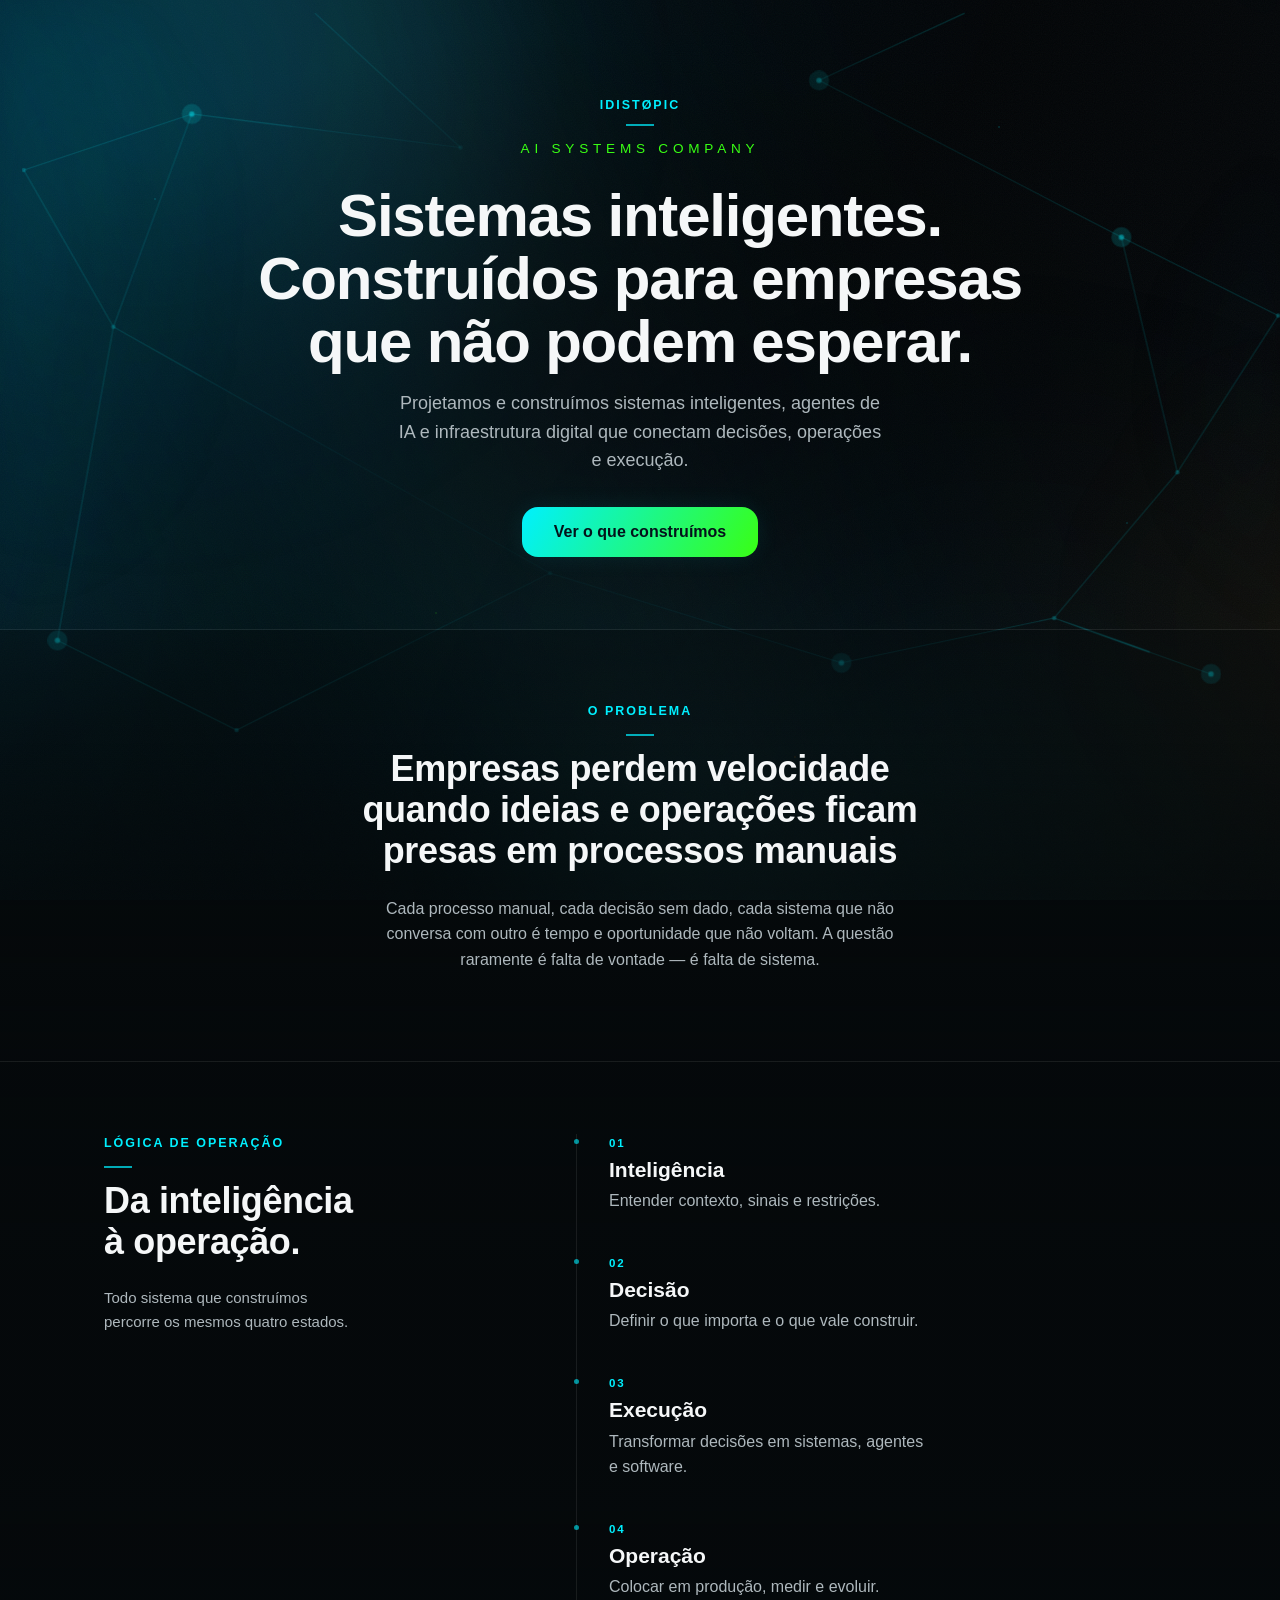
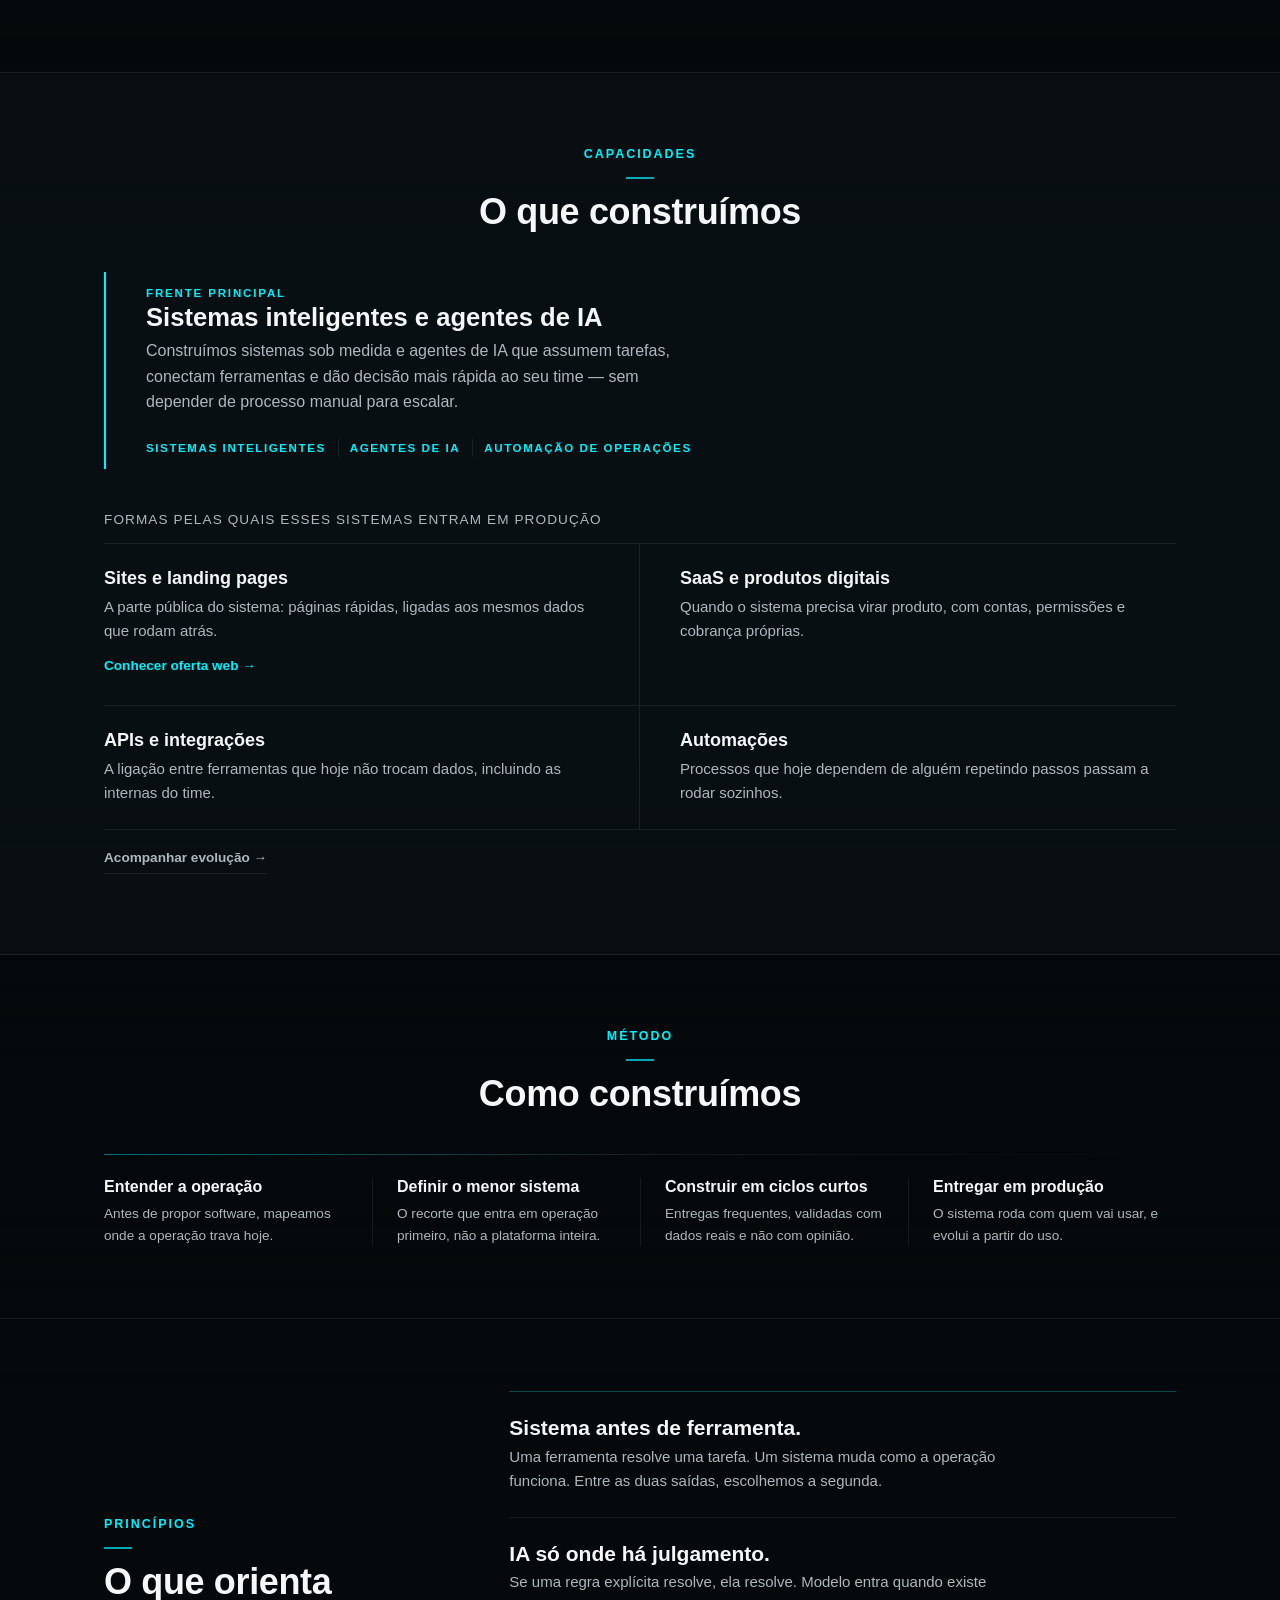
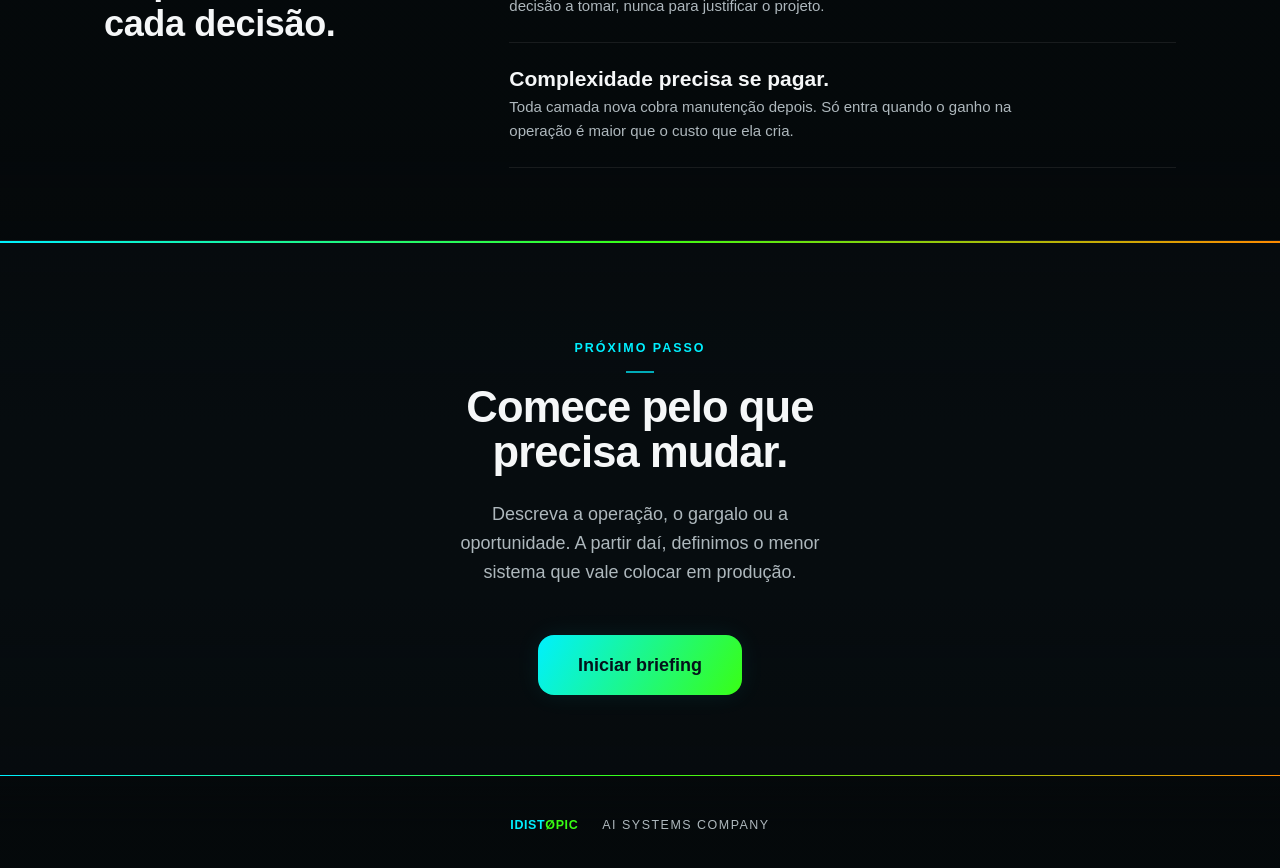
<file: index.html>
<!-- HOMEPAGE IDISTØPIC — versão consolidada (2026-09-05).

     Arquitetura Balanced aprovada e encerrada, na ordem: Hero, Problema,
     Lógica de operação, O que construímos (âncora #servicos), Como
     construímos, Princípios, Próximo passo, rodapé. Hero positioning
     LOCKED. Cinematic Perceptible Pass V2 aprovada; o roteiro da cena mora
     em script.js e a estrutura desta página não deve mudar sem atualizá-lo.
     Production readiness concluída: metadata, ícones e card social apontam
     para assets oficiais em assets/brand/.

     Três destinos, com papéis distintos: #servicos leva às capacidades
     durante a navegação, /solucoes é descoberta (página estática do projeto
     Vercel) e /briefing é conversão (rewrite para o backend, fora deste
     repositório — não criado nem alterado aqui).

     Sem formulário, sem backend, sem dependência, sem CDN, sem fonte remota.
     Publicação só pelo processo de aprovação Nível 2 do IDISTØPIC OS, com os
     gates deste repositório rodados sobre o deploy-candidate atualizado. -->
<!doctype html>
<html lang="pt-BR">
<head>
  <meta charset="utf-8" />
  <meta name="viewport" content="width=device-width, initial-scale=1" />
  <title>IDISTØPIC — AI Systems Company</title>
  <meta name="description" content="Projetamos e construímos sistemas inteligentes, agentes de IA e infraestrutura digital que conectam decisões, operações e execução." />
  <!-- A mesma cor de --cor-fundo em styles.css. Se o token mudar, este valor
       precisa mudar junto: HTML não lê variável CSS. -->
  <meta name="theme-color" content="#05090b" />
  <link rel="canonical" href="https://www.idistopic.com/" />

  <!-- Ícones derivados do símbolo oficial. Fundo navy opaco de propósito: o
       símbolo é ciano e desapareceria numa aba clara, e o iOS não respeita
       transparência no apple-touch-icon. -->
  <link rel="icon" type="image/png" sizes="32x32" href="assets/brand/favicon-32.png" />
  <link rel="icon" type="image/png" sizes="192x192" href="assets/brand/favicon-192.png" />
  <link rel="apple-touch-icon" href="assets/brand/apple-touch-icon.png" />

  <!-- Compartilhamento. A imagem precisa de URL absoluta: leitores de link não
       resolvem caminho relativo. A origem vem de .unlazy/homepage-v1, onde
       www.idistopic.com está registrada como produção oficial. -->
  <meta property="og:type" content="website" />
  <meta property="og:site_name" content="IDISTØPIC" />
  <meta property="og:locale" content="pt_BR" />
  <meta property="og:url" content="https://www.idistopic.com/" />
  <meta property="og:title" content="IDISTØPIC — Sistemas inteligentes para empresas que não podem esperar" />
  <meta property="og:description" content="Projetamos e construímos sistemas inteligentes, agentes de IA e infraestrutura digital que conectam decisões, operações e execução." />
  <meta property="og:image" content="https://www.idistopic.com/assets/brand/og-idistopic-1200x630.png" />
  <meta property="og:image:width" content="1200" />
  <meta property="og:image:height" content="630" />
  <meta property="og:image:alt" content="Marca IDISTØPIC sobre fundo azul-petróleo." />

  <!-- Sem handle: nenhum perfil oficial está registrado neste repositório e
       não se inventa um. O card grande funciona sem twitter:site. -->
  <meta name="twitter:card" content="summary_large_image" />
  <meta name="twitter:title" content="IDISTØPIC — Sistemas inteligentes para empresas que não podem esperar" />
  <meta name="twitter:description" content="Projetamos e construímos sistemas inteligentes, agentes de IA e infraestrutura digital que conectam decisões, operações e execução." />
  <meta name="twitter:image" content="https://www.idistopic.com/assets/brand/og-idistopic-1200x630.png" />

  <link rel="stylesheet" href="homepage-v1.css" />
</head>
<body>

  <!-- AMBIENTE — uma única cena atrás de toda a página. Puramente decorativa,
       fora da árvore de acessibilidade, sem interação. A composição é autoral e
       determinística: as mesmas coordenadas em todo carregamento. O JS apenas
       modula presença e parallax; sem ele a cena continua inteira, parada. -->
  <div class="ambiente" aria-hidden="true">
    <div class="ambiente-base"></div>
    <div class="ambiente-luz">
      <span class="luz luz-fria"></span>
      <span class="luz luz-profunda"></span>
      <span class="luz luz-quente"></span>
      <span class="luz luz-volume"></span>
    </div>

    <svg class="ambiente-neural" viewBox="0 0 1440 900" preserveAspectRatio="xMidYMid slice" focusable="false">
      <defs>
        <linearGradient id="traco-energia" x1="0" y1="0" x2="1" y2="0">
          <stop offset="0%" stop-opacity="0" />
          <stop offset="50%" stop-opacity="1" />
          <stop offset="100%" stop-opacity="0" />
        </linearGradient>
      </defs>

      <!-- plano de fundo: a rede quase apagada, mais lenta, com leve desfoque -->
      <g class="plano plano-fundo">
        <g class="conexoes">
        <path d="M60 120 L210 60" /><path d="M60 120 L150 300" /><path d="M150 300 L40 470" />
        <path d="M40 470 L260 420" /><path d="M260 420 L150 300" /><path d="M40 470 L120 700" />
        <path d="M120 700 L300 820" /><path d="M300 820 L480 840" /><path d="M210 60 L430 60" />
        <path d="M430 60 L520 300" /><path d="M520 300 L260 420" /><path d="M1010 60 L1180 180" />
        <path d="M1180 180 L1320 120" /><path d="M1320 120 L1400 300" /><path d="M1400 300 L1240 520" />
        <path d="M1240 520 L1080 420" /><path d="M1080 420 L1180 180" /><path d="M1240 520 L1340 700" />
        <path d="M1340 700 L1120 760" /><path d="M1120 760 L940 840" /><path d="M940 840 L700 860" />
        <path d="M700 860 L480 840" /><path d="M520 300 L700 860" /><path d="M1080 420 L940 840" />
        </g>
        <g class="nos">
        <circle cx="60" cy="120" r="1.6" /><circle cx="210" cy="60" r="1.6" /><circle cx="150" cy="300" r="1.6" /><circle cx="40" cy="470" r="1.6" /><circle cx="260" cy="420" r="1.6" />
        <circle cx="120" cy="700" r="1.6" /><circle cx="300" cy="820" r="1.6" /><circle cx="430" cy="60" r="1.6" /><circle cx="520" cy="300" r="1.6" /><circle cx="1010" cy="60" r="1.6" />
        <circle cx="1180" cy="180" r="1.6" /><circle cx="1080" cy="420" r="1.6" /><circle cx="1320" cy="120" r="1.6" /><circle cx="1400" cy="300" r="1.6" /><circle cx="1240" cy="520" r="1.6" />
        <circle cx="1120" cy="760" r="1.6" /><circle cx="1340" cy="700" r="1.6" /><circle cx="480" cy="840" r="1.6" /><circle cx="700" cy="860" r="1.6" /><circle cx="940" cy="840" r="1.6" />
        </g>
      </g>

      <!-- plano médio: as conexões legíveis, agrupadas, com espaço negativo -->
      <g class="plano plano-medio">
        <g class="conexoes">
        <path d="M170 200 L320 150" /><path d="M170 200 L250 340" /><path d="M320 150 L250 340" />
        <path d="M250 340 L200 620" /><path d="M200 620 L360 700" /><path d="M1150 260 L1290 330" />
        <path d="M1290 330 L1200 470" /><path d="M1200 470 L1150 260" /><path d="M1200 470 L1090 600" />
        <path d="M1090 600 L1230 650" /><path d="M320 150 L560 180" /><path d="M1150 260 L880 120" />
        <path d="M250 340 L640 560" /><path d="M640 560 L900 640" /><path d="M900 640 L1090 600" />
        <path d="M360 700 L640 560" /><path d="M880 120 L1010 60" /><path d="M560 180 L430 60" />
        </g>
        <g class="nos">
        <circle cx="170" cy="200" r="2" /><circle cx="320" cy="150" r="2" /><circle cx="250" cy="340" r="2" /><circle cx="1150" cy="260" r="2" /><circle cx="1290" cy="330" r="2" />
        <circle cx="1200" cy="470" r="2" /><circle cx="200" cy="620" r="2" /><circle cx="360" cy="700" r="2" /><circle cx="1230" cy="650" r="2" /><circle cx="1090" cy="600" r="2" />
        <circle cx="560" cy="180" r="2" /><circle cx="880" cy="120" r="2" /><circle cx="640" cy="560" r="2" /><circle cx="900" cy="640" r="2" /></g>
      </g>

      <!-- primeiro plano: pouquíssimos nós, e só eles respiram -->
      <g class="plano plano-frente">
        <g class="nos">
        <circle cx="320" cy="150" r="2.6" /><circle cx="1150" cy="260" r="2.6" /><circle cx="200" cy="620" r="2.6" /><circle cx="1230" cy="650" r="2.6" /><circle cx="880" cy="120" r="2.6" />
        <circle cx="900" cy="640" r="2.6" /></g>
        <g class="halos">
        <circle cx="320" cy="150" r="9" /><circle cx="1150" cy="260" r="9" /><circle cx="200" cy="620" r="9" /><circle cx="1230" cy="650" r="9" /><circle cx="880" cy="120" r="9" />
        <circle cx="900" cy="640" r="9" /></g>
        <g class="energia">
          <path d="M320 150 L560 180 L880 120" />
          <path d="M250 340 L640 560 L900 640" />
          <path d="M1090 600 L1230 650" />
        </g>
      </g>
    </svg>

    <div class="luz-eixo"></div>

    <div class="ambiente-sinais">
      <span style="--x: 12%; --y: 22%"></span><span style="--x: 78%; --y: 14%"></span>
      <span style="--x: 34%; --y: 68%"></span><span style="--x: 88%; --y: 58%"></span>
      <span style="--x: 62%; --y: 84%"></span>
    </div>

    <div class="ambiente-grao"></div>
    <div class="ambiente-vinheta"></div>
  </div>

  <main>
  <header class="hero" id="hero">
    <div class="ar-proximo" aria-hidden="true">
      <span class="ar-halo ar-halo-esq"></span>
      <span class="ar-halo ar-halo-dir"></span>
      <svg class="ar-fragmentos" viewBox="0 0 1440 900" preserveAspectRatio="xMidYMid slice" focusable="false">
        <path d="M-80 40 L220 -30 L90 260" />
        <path d="M-60 480 L190 360 L40 640" />
        <path d="M1260 -40 L1540 160 L1380 40" />
        <path d="M1480 520 L1580 880" />
      </svg>
    </div>
    <div class="container">
      <p class="eyebrow">IDISTØPIC</p>
      <span class="accent-line" aria-hidden="true"></span>
      <p class="logo-sub">AI Systems Company</p>
      <h1>Sistemas inteligentes. Construídos para empresas que não podem esperar.</h1>
      <p class="lead">Projetamos e construímos sistemas inteligentes, agentes de IA e infraestrutura digital que conectam decisões, operações e execução.</p>
      <a class="cta cta-primary" href="#servicos">Ver o que construímos</a>
    </div>
  </header>

  <section class="problema" id="problema">
    <div class="container reveal">
      <p class="eyebrow eyebrow-inline">O problema</p>
      <span class="accent-line" aria-hidden="true"></span>
      <h2>Empresas perdem velocidade quando ideias e operações ficam presas em processos manuais</h2>
      <p>Cada processo manual, cada decisão sem dado, cada sistema que não conversa com outro é tempo e oportunidade que não voltam. A questão raramente é falta de vontade — é falta de sistema.</p>
    </div>
  </section>

  <!-- LÓGICA DE OPERAÇÃO — a ponte entre a tensão do Problema e as capacidades.
       Não é o método de projeto (isso é "Como funciona", mais abaixo): é como a
       IDISTØPIC enxerga uma operação. Os quatro estados são uma sequência real,
       então o marcador vem de um <ol> e os números saem de um contador CSS — se
       o CSS falhar, a lista continua numerada pelo próprio navegador. -->
  <section class="logica" id="logica">
    <div class="container logica-grade">
      <div class="logica-abertura reveal">
        <p class="eyebrow eyebrow-inline">Lógica de operação</p>
        <span class="accent-line" aria-hidden="true"></span>
        <h2>Da inteligência à operação.</h2>
        <p class="logica-apoio">Todo sistema que construímos percorre os mesmos quatro estados.</p>
      </div>

      <ol class="logica-estados">
        <li class="estado reveal">
          <h3>Inteligência</h3>
          <p>Entender contexto, sinais e restrições.</p>
        </li>
        <li class="estado reveal">
          <h3>Decisão</h3>
          <p>Definir o que importa e o que vale construir.</p>
        </li>
        <li class="estado reveal">
          <h3>Execução</h3>
          <p>Transformar decisões em sistemas, agentes e software.</p>
        </li>
        <li class="estado reveal">
          <h3>Operação</h3>
          <p>Colocar em produção, medir e evoluir.</p>
        </li>
      </ol>
    </div>
  </section>

  <section class="servicos" id="servicos">
    <div class="container">
      <p class="eyebrow eyebrow-inline">Capacidades</p>
      <span class="accent-line" aria-hidden="true"></span>
      <h2>O que construímos</h2>

      <!-- A frente principal deixou de ser um card: sem moldura, sem raio e sem
           sombra, ela agora é um bloco editorial marcado por uma régua ciano à
           esquerda. A dominância vem de escala, rótulo e espaço, como no resto da
           página — não de uma caixa. As três frentes continuam as mesmas, agora
           como uma lista separada por filetes, numa cor só. -->
      <div class="frente reveal">
        <p class="frente-rotulo">Frente principal</p>
        <h3>Sistemas inteligentes e agentes de IA</h3>
        <p>Construímos sistemas sob medida e agentes de IA que assumem tarefas, conectam ferramentas e dão decisão mais rápida ao seu time — sem depender de processo manual para escalar.</p>
        <ul class="frentes">
          <li>Sistemas inteligentes</li>
          <li>Agentes de IA</li>
          <li>Automação de operações</li>
        </ul>
      </div>

      <p class="nota-capacidades">Formas pelas quais esses sistemas entram em produção</p>

      <!-- Os quatro meios de execução saíram da grade de cards para uma matriz 2x2
           cortada por filetes. É a mesma gramática de linha do Método e dos
           Princípios, mas em figura própria: nem faixa de quatro colunas, nem pauta
           de linhas cheias. Sem ícone e sem cor por item — a única cor que sobra é o
           ciano do briefing, que é a única ação real dos quatro. -->
      <div class="capacidades">
        <a class="capacidade reveal" href="/web">
          <h3>Sites e landing pages</h3>
          <p>A parte pública do sistema: páginas rápidas, ligadas aos mesmos dados que rodam atrás.</p>
          <span class="capacidade-acao">Conhecer oferta web →</span>
        </a>
        <div class="capacidade reveal">
          <h3>SaaS e produtos digitais</h3>
          <p>Quando o sistema precisa virar produto, com contas, permissões e cobrança próprias.</p>
        </div>
        <div class="capacidade reveal">
          <h3>APIs e integrações</h3>
          <p>A ligação entre ferramentas que hoje não trocam dados, incluindo as internas do time.</p>
        </div>
        <div class="capacidade reveal">
          <h3>Automações</h3>
          <p>Processos que hoje dependem de alguém repetindo passos passam a rodar sozinhos.</p>
        </div>
      </div>

      <!-- DESCOBERTA — /solucoes é rota pública real, servida direto pela Vercel,
           e está em mustKeep no routes.json. O rótulo é o mesmo que a homepage em
           produção usa, lido do DOM real em 2026-09-03 e registrado em
           LINK-PARITY.md. Fica subordinado ao "Começar briefing →": mesmo corpo
           de texto, cor apagada em vez de ciano, e alinhado à esquerda com a
           matriz. A altura mínima existe só para o alvo de toque no mobile. -->
      <a class="link-descoberta" href="/solucoes">
        <span class="link-descoberta-texto">Acompanhar evolução <span aria-hidden="true">&rarr;</span></span>
      </a>
    </div>
  </section>

  <section class="como-funciona" id="como-funciona">
    <div class="container">
      <p class="eyebrow eyebrow-inline">Método</p>
      <span class="accent-line" aria-hidden="true"></span>
      <h2>Como construímos</h2>
      <div class="metodo reveal">
        <div class="fase">
          <h3>Entender a operação</h3>
          <p>Antes de propor software, mapeamos onde a operação trava hoje.</p>
        </div>
        <div class="fase">
          <h3>Definir o menor sistema</h3>
          <p>O recorte que entra em operação primeiro, não a plataforma inteira.</p>
        </div>
        <div class="fase">
          <h3>Construir em ciclos curtos</h3>
          <p>Entregas frequentes, validadas com dados reais e não com opinião.</p>
        </div>
        <div class="fase">
          <h3>Entregar em produção</h3>
          <p>O sistema roda com quem vai usar, e evolui a partir do uso.</p>
        </div>
      </div>
    </div>
  </section>

  <!-- PRINCÍPIOS — antes eram cinco cards de valores institucionais. Não é a
       sequência do Método nem o eixo da Lógica: são critérios simultâneos de
       decisão, então a gramática é uma pauta de linhas horizontais — sem
       número, sem eixo, sem card e sem ícone. Nada aqui deve sugerir ordem.
       Cor reduzida de propósito: só ciano e neutros, sem a rotação decorativa
       verde/laranja dos blocos anteriores. Esta é a zona mais silenciosa da
       página e o conteúdo carrega sozinho. -->
  <section class="principios" id="principios">
    <div class="container principios-grade">
      <div class="principios-abertura reveal">
        <p class="eyebrow eyebrow-inline">Princípios</p>
        <span class="accent-line" aria-hidden="true"></span>
        <h2>O que orienta cada decisão.</h2>
      </div>

      <div class="principios-pauta">
        <div class="principio reveal">
          <h3>Sistema antes de ferramenta.</h3>
          <p>Uma ferramenta resolve uma tarefa. Um sistema muda como a operação funciona. Entre as duas saídas, escolhemos a segunda.</p>
        </div>
        <div class="principio reveal">
          <h3>IA só onde há julgamento.</h3>
          <p>Se uma regra explícita resolve, ela resolve. Modelo entra quando existe decisão a tomar, nunca para justificar o projeto.</p>
        </div>
        <div class="principio reveal">
          <h3>Complexidade precisa se pagar.</h3>
          <p>Toda camada nova cobra manutenção depois. Só entra quando o ganho na operação é maior que o custo que ela cria.</p>
        </div>
      </div>
    </div>
  </section>

  <!-- CTA FINAL — o fechamento da página. Deixou de apontar para #servicos:
       mandar o visitante de volta ao meio da página no último bloco é
       navegação circular. O destino agora é /briefing, o endpoint principal
       de conversão da página. Um CTA só, sem link secundário — um segundo
       destino aqui divide a decisão em vez de ajudar. Os CTAs de #servicos
       acima continuam válidos: durante a navegação eles levam às capacidades.
       A eyebrow existe para marcar que este é outro capítulo, não mais uma
       seção de conteúdo. -->
  <section class="cta-final" id="cta-final">
    <div class="container reveal">
      <p class="eyebrow eyebrow-inline">Próximo passo</p>
      <span class="accent-line" aria-hidden="true"></span>
      <h2>Comece pelo que precisa mudar.</h2>
      <p class="lead lead-invertido">Descreva a operação, o gargalo ou a oportunidade. A partir daí, definimos o menor sistema que vale colocar em produção.</p>
      <a class="cta cta-primary cta-fechamento" href="/briefing">Iniciar briefing</a>
    </div>
  </section>
  </main>

  <footer class="rodape" id="rodape">
    <div class="container footer-inner">
      <strong class="footer-logo"><span class="cyan">IDIST</span><span class="green">ØPIC</span></strong>
      <span>AI Systems Company</span>
    </div>
  </footer>

  <script src="homepage-v1.js" defer></script>
</body>
</html>
</file>
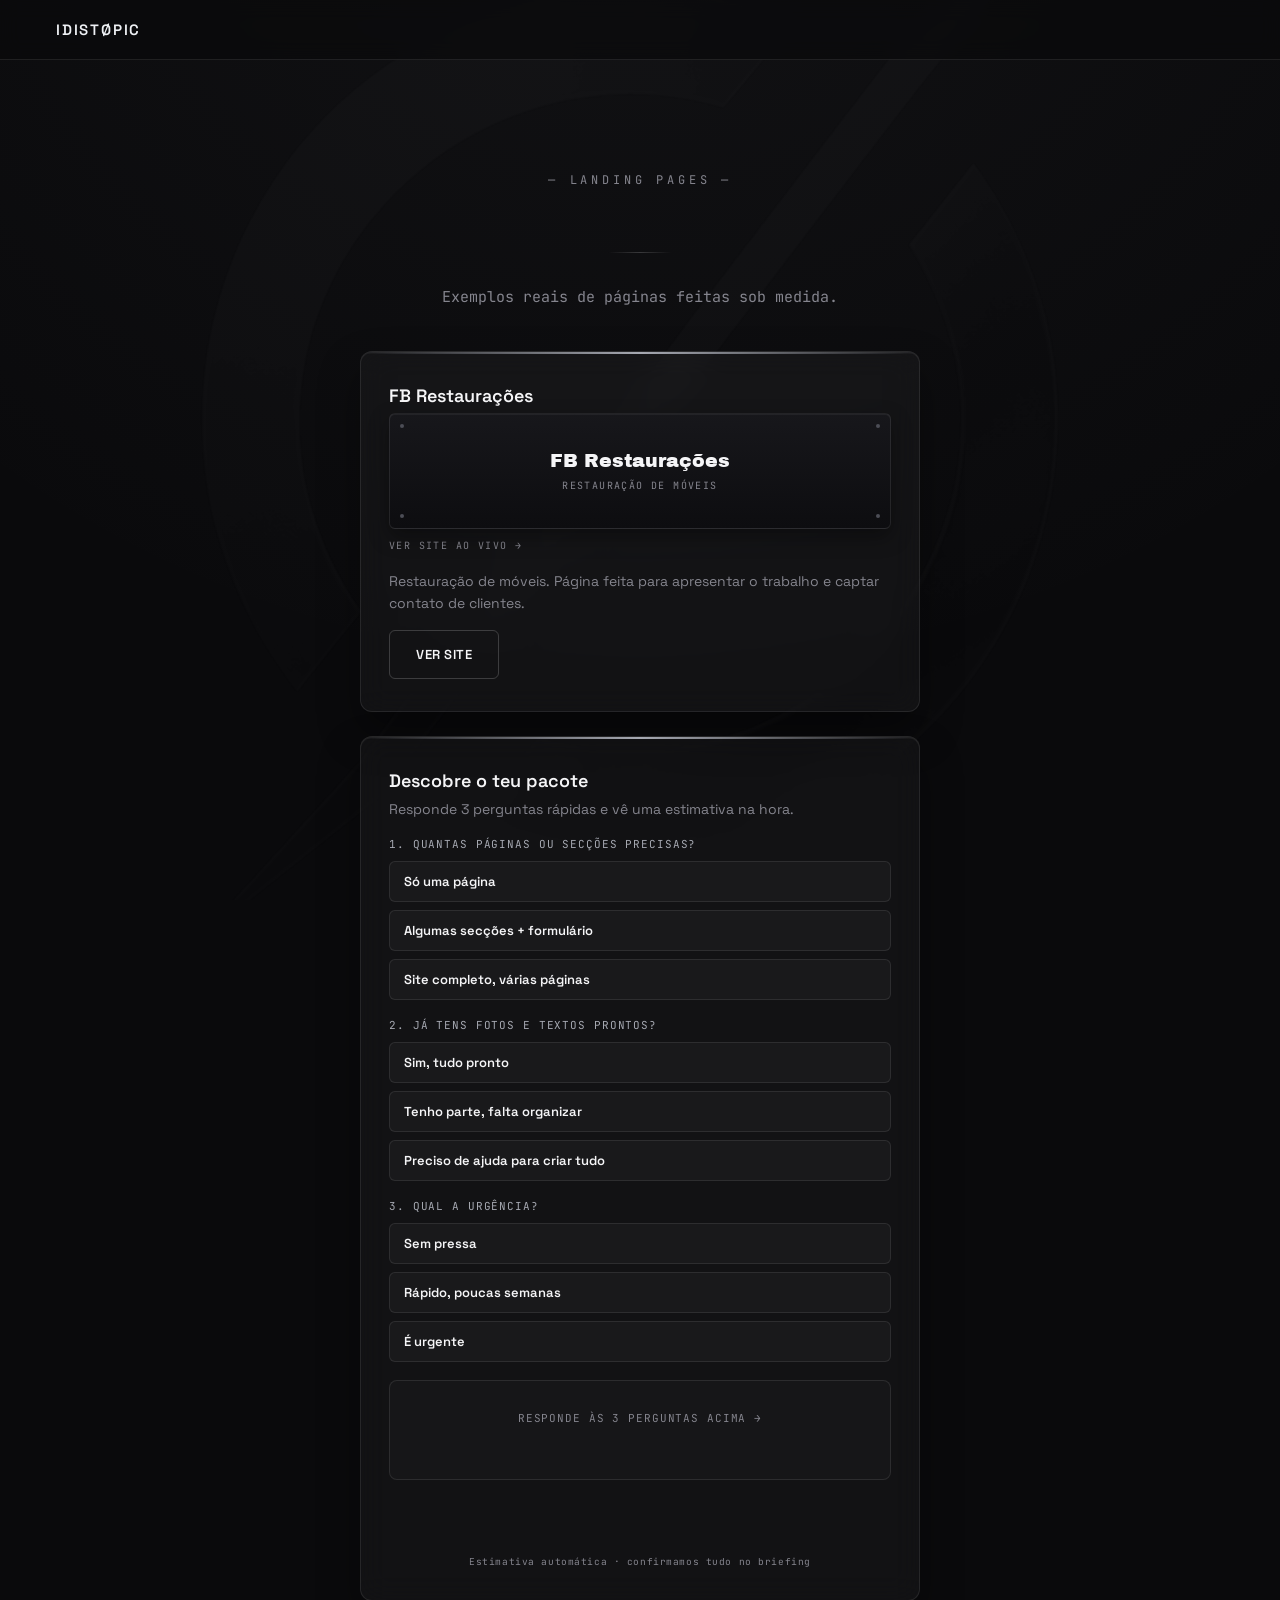
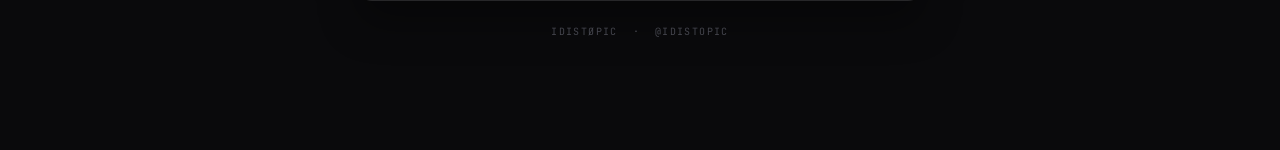
<file: landing-pages.html>
<head>
<meta charset="UTF-8">
<meta name="viewport" content="width=device-width, initial-scale=1.0">
<title>IDISTØPIC — Landing Pages</title>
<link rel="preconnect" href="https://fonts.googleapis.com">
<link rel="preconnect" href="https://fonts.gstatic.com" crossorigin>
<link href="https://fonts.googleapis.com/css2?family=Archivo+Black&family=Space+Grotesk:wght@400;500;600&family=JetBrains+Mono:wght@500;700&family=Orbitron:wght@900&display=swap" rel="stylesheet">
<style>
  :root {
    --bg: #0a0a0c;
    --bg-elevated: #131316;
    --bg-plate: #17171b;
    --chrome-1: #eef0f4;
    --chrome-2: #a6a9b2;
    --chrome-3: #4c4d56;
    --stroke: rgba(255,255,255,0.09);
    --stroke-strong: rgba(255,255,255,0.18);
    --text: #f5f5f7;
    --text-dim: #85858e;
    --danger: #d9695f;
    --ok: #8fae8a;
  }

  * { margin: 0; padding: 0; box-sizing: border-box; }

  html { background: var(--bg); }

  body {
    position: relative;
    background:
      radial-gradient(ellipse 80% 50% at 50% -10%, rgba(166,169,178,0.05), transparent),
      var(--bg);
    color: var(--text);
    font-family: 'Space Grotesk', sans-serif;
    min-height: 100vh;
    display: flex;
    flex-direction: column;
    align-items: center;
    justify-content: center;
    padding: 32px 20px;
    overflow-x: hidden;
  }

  /* Logo real no fundo, como marca d'água */
  .bg-watermark {
    position: fixed;
    inset: 0;
    z-index: 0;
    pointer-events: none;
    background-image: url('[data-uri]');
    background-repeat: no-repeat;
    background-position: center 60%;
    background-size: min(140vw, 1100px) auto;
    opacity: 0.05;
    filter: grayscale(1) brightness(0.35);
  }

  .frame {
    position: relative;
    z-index: 1;
    width: 100%;
    max-width: 640px;
    display: flex;
    flex-direction: column;
    align-items: center;
    text-align: center;
  }

  /* Eyebrow */
  .eyebrow {
    display: flex;
    align-items: center;
    gap: 14px;
    margin-bottom: 28px;
    color: var(--text-dim);
    font-family: 'JetBrains Mono', monospace;
    font-size: 12px;
    letter-spacing: 0.28em;
    text-transform: uppercase;
  }
  .eyebrow::before, .eyebrow::after {
    content: '';
    width: 28px;
    height: 1px;
    background: linear-gradient(90deg, transparent, var(--stroke-strong));
  }
  .eyebrow::after { background: linear-gradient(90deg, var(--stroke-strong), transparent); }

  /* Wordmark */
  .wordmark-img {
    width: clamp(220px, 46vw, 420px);
    height: auto;
    filter: brightness(1) drop-shadow(0 0 24px rgba(166,169,178,0.12));
    animation: shine 6s ease-in-out infinite;
  }
  @keyframes shine {
    0%, 100% { filter: brightness(0.92) drop-shadow(0 0 24px rgba(166,169,178,0.10)); }
    50% { filter: brightness(1.12) drop-shadow(0 0 30px rgba(166,169,178,0.22)); }
  }

  .tagline {
    margin-top: 18px;
    max-width: 420px;
    color: var(--text-dim);
    font-size: 15px;
    line-height: 1.6;
  }
  .tagline strong { color: var(--text); font-weight: 500; }

  /* Countdown */
  .countdown {
    display: flex;
    gap: 10px;
    margin: 44px 0 8px;
  }
  .plate {
    position: relative;
    width: 76px;
    background: linear-gradient(180deg, var(--bg-plate), #0d0d10);
    border: 1px solid var(--stroke);
    border-radius: 6px;
    padding: 14px 0 10px;
    box-shadow:
      inset 0 1px 0 rgba(255,255,255,0.05),
      0 8px 20px rgba(0,0,0,0.35);
  }
  .plate::before, .plate::after {
    content: '';
    position: absolute;
    width: 4px;
    height: 4px;
    border-radius: 50%;
    background: var(--chrome-3);
    box-shadow: inset 0 1px 1px rgba(0,0,0,0.6), 0 0.5px 0 rgba(255,255,255,0.15);
  }
  .plate::before { top: 6px; left: 6px; }
  .plate::after { top: 6px; right: 6px; }
  .plate-value {
    font-family: 'JetBrains Mono', monospace;
    font-weight: 700;
    font-size: 30px;
    color: var(--chrome-1);
    font-variant-numeric: tabular-nums;
    transition: opacity 0.15s ease;
  }
  .plate-label {
    margin-top: 6px;
    font-family: 'JetBrains Mono', monospace;
    font-size: 9px;
    letter-spacing: 0.18em;
    color: var(--text-dim);
    text-transform: uppercase;
  }
  .colon {
    align-self: center;
    color: var(--chrome-3);
    font-family: 'JetBrains Mono', monospace;
    font-size: 22px;
    padding-bottom: 18px;
  }

  .launch-date {
    color: var(--text-dim);
    font-family: 'JetBrains Mono', monospace;
    font-size: 11px;
    letter-spacing: 0.1em;
    margin-bottom: 40px;
  }

  /* Form */
  form {
    width: 100%;
    max-width: 380px;
    display: flex;
    gap: 8px;
    margin-top: 40px;
  }
  input[type="email"] {
    flex: 1;
    min-width: 0;
    background: var(--bg-elevated);
    border: 1px solid var(--stroke);
    border-radius: 6px;
    padding: 14px 16px;
    color: var(--text);
    font-family: 'Space Grotesk', sans-serif;
    font-size: 14px;
    outline: none;
    transition: border-color 0.2s ease;
  }
  input[type="email"]::placeholder { color: var(--text-dim); }
  input[type="email"]:focus {
    border-color: var(--chrome-2);
  }
  input[type="email"]:focus-visible {
    outline: 2px solid var(--chrome-1);
    outline-offset: 2px;
  }

  button {
    position: relative;
    overflow: hidden;
    background: linear-gradient(160deg, var(--chrome-1), var(--chrome-2) 60%, var(--chrome-3));
    border: none;
    border-radius: 6px;
    padding: 14px 22px;
    color: #0a0a0c;
    font-family: 'Space Grotesk', sans-serif;
    font-weight: 600;
    font-size: 14px;
    cursor: pointer;
    white-space: nowrap;
    transition: transform 0.15s ease;
  }
  button:hover { transform: translateY(-1px); }
  button:focus-visible {
    outline: 2px solid var(--chrome-1);
    outline-offset: 2px;
  }
  button:disabled { opacity: 0.6; cursor: not-allowed; transform: none; }

  .msg {
    margin-top: 14px;
    font-size: 13px;
    min-height: 18px;
    font-family: 'JetBrains Mono', monospace;
  }
  .msg.ok { color: var(--ok); }
  .msg.err { color: var(--danger); }

  /* Amostras de camiseta */
  .swatches {
    display: flex;
    gap: 14px;
    margin-top: 56px;
    width: 100%;
  }
  .swatch {
    flex: 1;
    position: relative;
    aspect-ratio: 1 / 1;
    border-radius: 8px;
    overflow: hidden;
    border: 1px solid var(--stroke);
    background-color: #121214;
    background-image:
      repeating-linear-gradient(0deg, rgba(255,255,255,0.025) 0px, rgba(255,255,255,0.025) 1px, transparent 1px, transparent 3px),
      repeating-linear-gradient(90deg, rgba(0,0,0,0.35) 0px, rgba(0,0,0,0.35) 1px, transparent 1px, transparent 3px),
      radial-gradient(ellipse at 30% 20%, rgba(255,255,255,0.05), transparent 60%);
  }
  .swatch::after {
    content: '';
    position: absolute;
    inset: 0;
    box-shadow: inset 0 0 40px rgba(0,0,0,0.65);
  }
  .swatch-stamp {
    position: absolute;
    top: 50%;
    left: 50%;
    transform: translate(-50%, -50%);
    filter: drop-shadow(0 1px 1px rgba(0,0,0,0.6));
    opacity: 0.94;
  }
  .swatch-stamp.icon { width: 34%; }
  .swatch-stamp.word { width: 62%; }
  .swatch-tag {
    position: absolute;
    left: 10px;
    bottom: 10px;
    font-family: 'JetBrains Mono', monospace;
    font-size: 9px;
    letter-spacing: 0.14em;
    color: var(--text-dim);
    text-transform: uppercase;
    background: rgba(10,10,12,0.55);
    padding: 3px 6px;
    border-radius: 3px;
    backdrop-filter: blur(2px);
  }
  .swatches-caption {
    margin-top: 10px;
    color: var(--chrome-3);
    font-family: 'JetBrains Mono', monospace;
    font-size: 10px;
    letter-spacing: 0.12em;
    text-transform: uppercase;
  }

  .footer {
    margin-top: 40px;
    color: var(--chrome-3);
    font-family: 'JetBrains Mono', monospace;
    font-size: 10px;
    letter-spacing: 0.14em;
    text-transform: uppercase;
  }

  @media (max-width: 420px) {
    .plate { width: 62px; padding: 11px 0 8px; }
    .plate-value { font-size: 24px; }
    form { flex-direction: column; }
  }

  @media (prefers-reduced-motion: reduce) {
    .wordmark { animation: none; background-position: 30% 50%; }
    button:hover { transform: none; }
  }

  /* ====== Header fixo ====== */
  html { scroll-behavior: smooth; }

  .site-header {
    position: fixed;
    top: 0;
    left: 0;
    right: 0;
    z-index: 20;
    display: flex;
    align-items: center;
    justify-content: space-between;
    padding: 20px clamp(20px, 5vw, 56px);
    background: rgba(10,10,12,0.72);
    backdrop-filter: blur(10px);
    border-bottom: 1px solid var(--stroke);
  }
  .header-logo {
    font-family: 'Space Grotesk', sans-serif;
    font-weight: 600;
    font-size: 15px;
    letter-spacing: 0.12em;
    color: var(--chrome-1);
    text-transform: uppercase;
  }
  .header-nav {
    display: flex;
    align-items: center;
    gap: clamp(16px, 3vw, 32px);
  }
  .nav-link {
    font-family: 'JetBrains Mono', monospace;
    font-size: 11px;
    letter-spacing: 0.14em;
    text-transform: uppercase;
    color: var(--text-dim);
    text-decoration: none;
    transition: color 0.2s ease;
  }
  .nav-link:hover { color: var(--text); }
  .nav-cta {
    font-family: 'JetBrains Mono', monospace;
    font-size: 11px;
    letter-spacing: 0.14em;
    text-transform: uppercase;
    color: var(--text);
    text-decoration: none;
    border: 1px solid var(--stroke-strong);
    padding: 8px 16px;
    border-radius: 4px;
    transition: border-color 0.2s ease, background 0.2s ease;
  }
  .nav-cta:hover { border-color: var(--chrome-2); background: rgba(255,255,255,0.04); }

  /* ====== Home (página de manifesto) ====== */
  .home-section {
    position: relative;
    z-index: 1;
    min-height: 100vh;
    display: flex;
    flex-direction: column;
    align-items: center;
    justify-content: center;
    text-align: center;
    padding: 140px 20px 80px;
  }

  .home-eyebrow {
    color: var(--text-dim);
    font-family: 'JetBrains Mono', monospace;
    font-size: 12px;
    letter-spacing: 0.32em;
    text-transform: uppercase;
    margin-bottom: 32px;
  }

  .home-wordmark-img {
    width: clamp(280px, 46vw, 620px);
    height: auto;
    filter: drop-shadow(0 0 30px rgba(166,169,178,0.14));
  }

  .home-divider {
    width: 64px;
    height: 1px;
    background: linear-gradient(90deg, transparent, var(--stroke-strong), transparent);
    margin: 32px 0;
  }

  .headline {
    font-family: 'Space Grotesk', sans-serif;
    font-weight: 600;
    font-size: clamp(24px, 4.2vw, 40px);
    line-height: 1.25;
    color: var(--text);
    max-width: 700px;
    margin-bottom: 20px;
  }

  .home-tagline {
    max-width: 560px;
    color: var(--text-dim);
    font-size: 15px;
    line-height: 1.7;
    margin-bottom: 40px;
  }

  .cta-row {
    display: flex;
    flex-wrap: wrap;
    gap: 12px;
    justify-content: center;
    margin-bottom: 44px;
  }

  .btn-primary, .btn-secondary {
    font-family: 'Space Grotesk', sans-serif;
    font-weight: 600;
    font-size: 13px;
    letter-spacing: 0.04em;
    text-transform: uppercase;
    text-decoration: none;
    padding: 15px 26px;
    border-radius: 6px;
    transition: transform 0.15s ease, opacity 0.15s ease;
  }
  .btn-primary {
    background: linear-gradient(160deg, var(--chrome-1), var(--chrome-2) 60%, var(--chrome-3));
    color: #0a0a0c;
  }
  .btn-secondary {
    background: transparent;
    color: var(--text);
    border: 1px solid var(--stroke-strong);
  }
  .btn-primary:hover, .btn-secondary:hover { transform: translateY(-1px); }

  .home-meta {
    display: flex;
    flex-direction: column;
    gap: 4px;
    color: var(--text-dim);
    font-family: 'JetBrains Mono', monospace;
    font-size: 10px;
    letter-spacing: 0.14em;
    text-transform: uppercase;
    margin-bottom: 56px;
  }

  .preview-grid {
    display: flex;
    gap: 16px;
    width: 100%;
    max-width: 620px;
    margin-bottom: 28px;
  }
  .preview-card {
    flex: 1;
  }
  .preview-frame {
    position: relative;
    aspect-ratio: 1 / 1;
    background: linear-gradient(180deg, var(--bg-plate), #0d0d10);
    border: 1px solid var(--stroke);
    border-radius: 6px;
    display: flex;
    align-items: center;
    justify-content: center;
    padding: 20%;
    box-shadow: inset 0 1px 0 rgba(255,255,255,0.05), 0 8px 20px rgba(0,0,0,0.35);
  }
  .preview-frame::before, .preview-frame::after,
  .preview-frame .corner-br, .preview-frame .corner-bl {
    content: '';
    position: absolute;
    width: 4px;
    height: 4px;
    border-radius: 50%;
    background: var(--chrome-3);
  }
  .preview-frame::before { top: 10px; left: 10px; }
  .preview-frame::after { top: 10px; right: 10px; }
  .preview-frame .corner-bl { bottom: 10px; left: 10px; }
  .preview-frame .corner-br { bottom: 10px; right: 10px; }
  .preview-frame img { width: 100%; height: auto; filter: drop-shadow(0 1px 2px rgba(0,0,0,0.6)); }
  .preview-label {
    margin-top: 10px;
    font-family: 'JetBrains Mono', monospace;
    font-size: 10px;
    letter-spacing: 0.14em;
    text-transform: uppercase;
    color: var(--text-dim);
  }

  .home-footnote {
    color: var(--chrome-3);
    font-family: 'JetBrains Mono', monospace;
    font-size: 10px;
    letter-spacing: 0.14em;
    text-transform: uppercase;
    margin-bottom: 60px;
  }

  .home-footer {
    color: var(--chrome-3);
    font-family: 'JetBrains Mono', monospace;
    font-size: 10px;
    letter-spacing: 0.14em;
    text-transform: uppercase;
  }

  .access-section {
    position: relative;
    z-index: 1;
    min-height: 100vh;
    display: flex;
    align-items: center;
    justify-content: flex-start;
    padding: 130px 20px 60px;
    border-top: 1px solid var(--stroke);
  }

  @media (max-width: 480px) {
    .preview-grid { gap: 10px; }
    .home-section { padding-top: 120px; }
  }

  /* ====== Efeito de máquina de escrever ====== */
  .headline, .home-tagline {
    font-family: 'JetBrains Mono', monospace;
  }
  .headline { letter-spacing: -0.01em; }
  .typewriter-cursor {
    display: inline-block;
    width: 2px;
    height: 0.9em;
    background: var(--chrome-1);
    margin-left: 3px;
    vertical-align: text-bottom;
    animation: tw-blink 0.9s steps(1) infinite;
  }
  @keyframes tw-blink { 50% { opacity: 0; } }

  /* ====== Hover nas molduras peito/costas ====== */
  .preview-frame {
    overflow: hidden;
    transition: transform 0.25s ease, border-color 0.25s ease, box-shadow 0.25s ease;
  }
  .preview-card:hover .preview-frame {
    transform: translateY(-6px);
    border-color: var(--chrome-2);
    box-shadow:
      inset 0 1px 0 rgba(255,255,255,0.08),
      0 16px 32px rgba(0,0,0,0.5),
      0 0 26px rgba(166,169,178,0.16);
  }
  .preview-frame img {
    transition: transform 0.4s ease, filter 0.4s ease;
  }
  .preview-card:hover .preview-frame img {
    transform: scale(1.07);
    filter: drop-shadow(0 2px 6px rgba(0,0,0,0.6)) brightness(1.15);
  }
  .frame-shine {
    position: absolute;
    inset: 0;
    background: linear-gradient(115deg, transparent 42%, rgba(255,255,255,0.20) 50%, transparent 58%);
    transform: translateX(-130%);
    transition: transform 0.7s ease;
    pointer-events: none;
  }
  .preview-card:hover .frame-shine {
    transform: translateX(130%);
  }
  .preview-label {
    transition: color 0.25s ease;
  }
  .preview-card:hover .preview-label {
    color: var(--chrome-1);
  }
  .service-card {
    width: 100%;
    max-width: 560px;
    background: rgba(255,255,255,0.035);
    backdrop-filter: blur(14px);
    -webkit-backdrop-filter: blur(14px);
    border: 1px solid var(--stroke);
    border-radius: 12px;
    padding: 32px 28px;
    margin-bottom: 24px;
    text-align: left;
    position: relative;
    overflow: hidden;
    box-shadow: inset 0 1px 0 rgba(255,255,255,0.05), 0 20px 40px rgba(0,0,0,0.35);
  }
  .service-card::before {
    content: '';
    position: absolute;
    top: 0; left: 0; right: 0;
    height: 2px;
    background: linear-gradient(90deg, transparent, var(--chrome-2), transparent);
  }
  .service-card.disabled { opacity: 0.55; }
  .service-card .tag {
    display: inline-block;
    font-family: 'JetBrains Mono', monospace;
    font-size: 10px;
    letter-spacing: 0.14em;
    text-transform: uppercase;
    padding: 5px 12px;
    border-radius: 4px;
    margin-bottom: 16px;
    color: var(--text-dim);
    border: 1px solid var(--stroke-strong);
  }
  .service-card:not(.disabled) .tag {
    color: #0a0a0c;
    background: linear-gradient(160deg, #d9be8a, #c8a25c 60%, #a8813f);
    border: none;
  }
  .service-card h3 {
    font-family: 'Space Grotesk', sans-serif;
    font-weight: 600;
    font-size: 18px;
    margin-bottom: 6px;
    color: var(--text);
  }
  .service-card p {
    color: var(--text-dim);
    font-size: 14px;
    line-height: 1.6;
    margin-bottom: 16px;
  }
  .service-card .row {
    display: flex;
    flex-wrap: wrap;
    gap: 10px;
  }
    .service-card {
    transition: transform 0.2s ease, border-color 0.2s ease, box-shadow 0.2s ease;
  }
  .service-card:not(.disabled):hover {
    transform: translateY(-4px);
    border-color: var(--chrome-2);
    box-shadow: inset 0 1px 0 rgba(255,255,255,0.08), 0 16px 32px rgba(0,0,0,0.5), 0 0 26px rgba(166,169,178,0.16);
  }

  .q-block { margin-bottom: 18px; }
  .q-label {
    font-family: 'JetBrains Mono', monospace;
    font-size: 11px;
    letter-spacing: 0.08em;
    text-transform: uppercase;
    color: var(--chrome-2);
    margin-bottom: 10px;
  }
  .q-options { display: flex; flex-direction: column; gap: 8px; }
  .q-opt {
    background: rgba(255,255,255,0.03);
    border: 1px solid var(--stroke);
    color: var(--text);
    text-align: left;
    padding: 11px 14px;
    border-radius: 6px;
    font-family: 'Space Grotesk', sans-serif;
    font-size: 13px;
    cursor: pointer;
    transition: border-color 0.15s ease, background 0.15s ease;
  }
  .q-opt:hover { border-color: var(--stroke-strong); }
  .q-opt.selected {
    border-color: var(--chrome-2);
    background: rgba(255,255,255,0.07);
  }
  .q-opt.selected::before { content: '✓ '; color: var(--chrome-2); }
  .result-box {
    margin-top: 4px;
    border: 1px solid var(--stroke);
    border-radius: 8px;
    padding: 22px 20px;
    text-align: center;
    background: rgba(255,255,255,0.02);
    min-height: 100px;
    display: flex;
    flex-direction: column;
    align-items: center;
    justify-content: center;
  }
  .result-hint {
    font-family: 'JetBrains Mono', monospace;
    font-size: 11px;
    letter-spacing: 0.08em;
    text-transform: uppercase;
    color: var(--text-dim);
  }
  .result-tag {
    display: inline-block;
    font-family: 'JetBrains Mono', monospace;
    font-size: 10px;
    letter-spacing: 0.14em;
    text-transform: uppercase;
    padding: 4px 12px;
    border-radius: 4px;
    margin-bottom: 10px;
    color: #0a0a0c;
    background: linear-gradient(160deg, #d9be8a, #c8a25c 60%, #a8813f);
    opacity: 0;
    transform: translateY(6px);
    transition: opacity 0.35s ease, transform 0.35s ease;
  }
  .result-tag.show { opacity: 1; transform: translateY(0); }
  .result-tier {
    font-family: 'Space Grotesk', sans-serif;
    font-weight: 600;
    font-size: 20px;
    color: var(--text);
    opacity: 0;
    transform: translateY(6px);
    transition: opacity 0.35s ease 0.05s, transform 0.35s ease 0.05s;
  }
  .result-tier.show { opacity: 1; transform: translateY(0); }
  .result-price {
    font-family: 'JetBrains Mono', monospace;
    font-size: 13px;
    color: var(--chrome-2);
    margin-top: 6px;
    opacity: 0;
    transition: opacity 0.35s ease 0.1s;
  }
  .result-price.show { opacity: 1; }
  .demo-note {
    font-family: 'JetBrains Mono', monospace;
    font-size: 9.5px;
    letter-spacing: 0.06em;
    color: var(--text-dim);
    text-align: center;
    margin-top: 12px;
  }
  .btn-primary.demo-cta {
    opacity: 0;
    pointer-events: none;
    transition: opacity 0.3s ease, transform 0.15s ease, opacity 0.15s ease;
  }
  .btn-primary.demo-cta.show { opacity: 1; pointer-events: auto; }
</style>

<body>

  <div class="bg-watermark" aria-hidden="true"></div>

  <header class="site-header">
    <a href="index.html" style="text-decoration:none;">
      <div class="header-logo">IDISTØPIC</div>
    </a>
  </header>

  <section class="home-section">

    <div class="home-eyebrow">— Landing Pages —</div>

    <div class="home-divider"></div>

    <p class="home-tagline">Exemplos reais de páginas feitas sob medida.</p>

    <div class="service-card">
      <h3>FB Restaurações</h3>

      <a class="preview-card" href="https://fb-restauracoes.netlify.app/" target="_blank" rel="noopener" style="display:block; text-decoration:none; margin-bottom:18px;">
        <div class="preview-frame" style="aspect-ratio:auto; padding:36px 20px;">
          <span class="corner-bl"></span><span class="corner-br"></span>
          <span class="frame-shine"></span>
          <div style="text-align:center;">
            <div style="font-family:'Archivo Black',sans-serif; font-size:19px; color:var(--text); margin-bottom:8px;">FB Restaurações</div>
            <div style="font-family:'JetBrains Mono',monospace; font-size:10px; letter-spacing:0.14em; text-transform:uppercase; color:var(--text-dim);">Restauração de móveis</div>
          </div>
        </div>
        <div class="preview-label">Ver site ao vivo →</div>
      </a>

      <p>Restauração de móveis. Página feita para apresentar o trabalho e captar contato de clientes.</p>
      <div class="row">
        <a href="https://fb-restauracoes.netlify.app/" target="_blank" rel="noopener" class="btn-secondary">Ver site</a>
      </div>
    </div>

    <div class="service-card">
      <h3>Descobre o teu pacote</h3>
      <p>Responde 3 perguntas rápidas e vê uma estimativa na hora.</p>

      <div class="q-block" data-q="1">
        <div class="q-label">1. Quantas páginas ou secções precisas?</div>
        <div class="q-options">
          <button type="button" class="q-opt" data-pts="1">Só uma página</button>
          <button type="button" class="q-opt" data-pts="2">Algumas secções + formulário</button>
          <button type="button" class="q-opt" data-pts="3">Site completo, várias páginas</button>
        </div>
      </div>

      <div class="q-block" data-q="2">
        <div class="q-label">2. Já tens fotos e textos prontos?</div>
        <div class="q-options">
          <button type="button" class="q-opt" data-pts="1">Sim, tudo pronto</button>
          <button type="button" class="q-opt" data-pts="2">Tenho parte, falta organizar</button>
          <button type="button" class="q-opt" data-pts="3">Preciso de ajuda para criar tudo</button>
        </div>
      </div>

      <div class="q-block" data-q="3">
        <div class="q-label">3. Qual a urgência?</div>
        <div class="q-options">
          <button type="button" class="q-opt" data-pts="1">Sem pressa</button>
          <button type="button" class="q-opt" data-pts="2">Rápido, poucas semanas</button>
          <button type="button" class="q-opt" data-pts="3">É urgente</button>
        </div>
      </div>

      <div class="result-box" id="resultBox">
        <div class="result-hint" id="resultHint">Responde às 3 perguntas acima →</div>
        <div class="result-tag" id="resultTag"></div>
        <div class="result-tier" id="resultTier"></div>
        <div class="result-price" id="resultPrice"></div>
      </div>

      <div class="row" style="margin-top:16px; justify-content:center;">
        <a href="/briefing" class="btn-primary demo-cta" id="ctaBtn">Pedir orçamento com esta base</a>
      </div>
      <div class="demo-note">Estimativa automática · confirmamos tudo no briefing</div>
    </div>

    <div class="home-footer">IDISTØPIC &nbsp;·&nbsp; @idistopic</div>
  </section>


<script>
(function () {
  var answers = { 1: null, 2: null, 3: null };

  document.querySelectorAll('.q-block').forEach(function (block) {
    var qNum = block.dataset.q;
    block.querySelectorAll('.q-opt').forEach(function (btn) {
      btn.addEventListener('click', function () {
        block.querySelectorAll('.q-opt').forEach(function (b) { b.classList.remove('selected'); });
        btn.classList.add('selected');
        answers[qNum] = parseInt(btn.dataset.pts, 10);
        updateResult();
      });
    });
  });

  function updateResult() {
    var vals = Object.values(answers);
    if (vals.indexOf(null) !== -1) return;

    var total = vals.reduce(function (a, b) { return a + b; }, 0);
    var tier, price;

    if (total <= 4) {
      tier = 'ESSENCIAL';
      price = '150€ – 200€';
    } else if (total <= 7) {
      tier = 'PROFISSIONAL';
      price = '300€ – 400€';
    } else {
      tier = 'PREMIUM';
      price = '500€ – 700€';
    }

    var hint = document.getElementById('resultHint');
    if (hint) hint.style.display = 'none';

    var tag = document.getElementById('resultTag');
    var tierEl = document.getElementById('resultTier');
    var priceEl = document.getElementById('resultPrice');
    var cta = document.getElementById('ctaBtn');

    tag.textContent = 'Sugestão';
    tierEl.textContent = tier;
    priceEl.textContent = price;

    tag.classList.add('show');
    tierEl.classList.add('show');
    priceEl.classList.add('show');
    cta.classList.add('show');
  }
})();
</script>
</body>
</html>
</file>
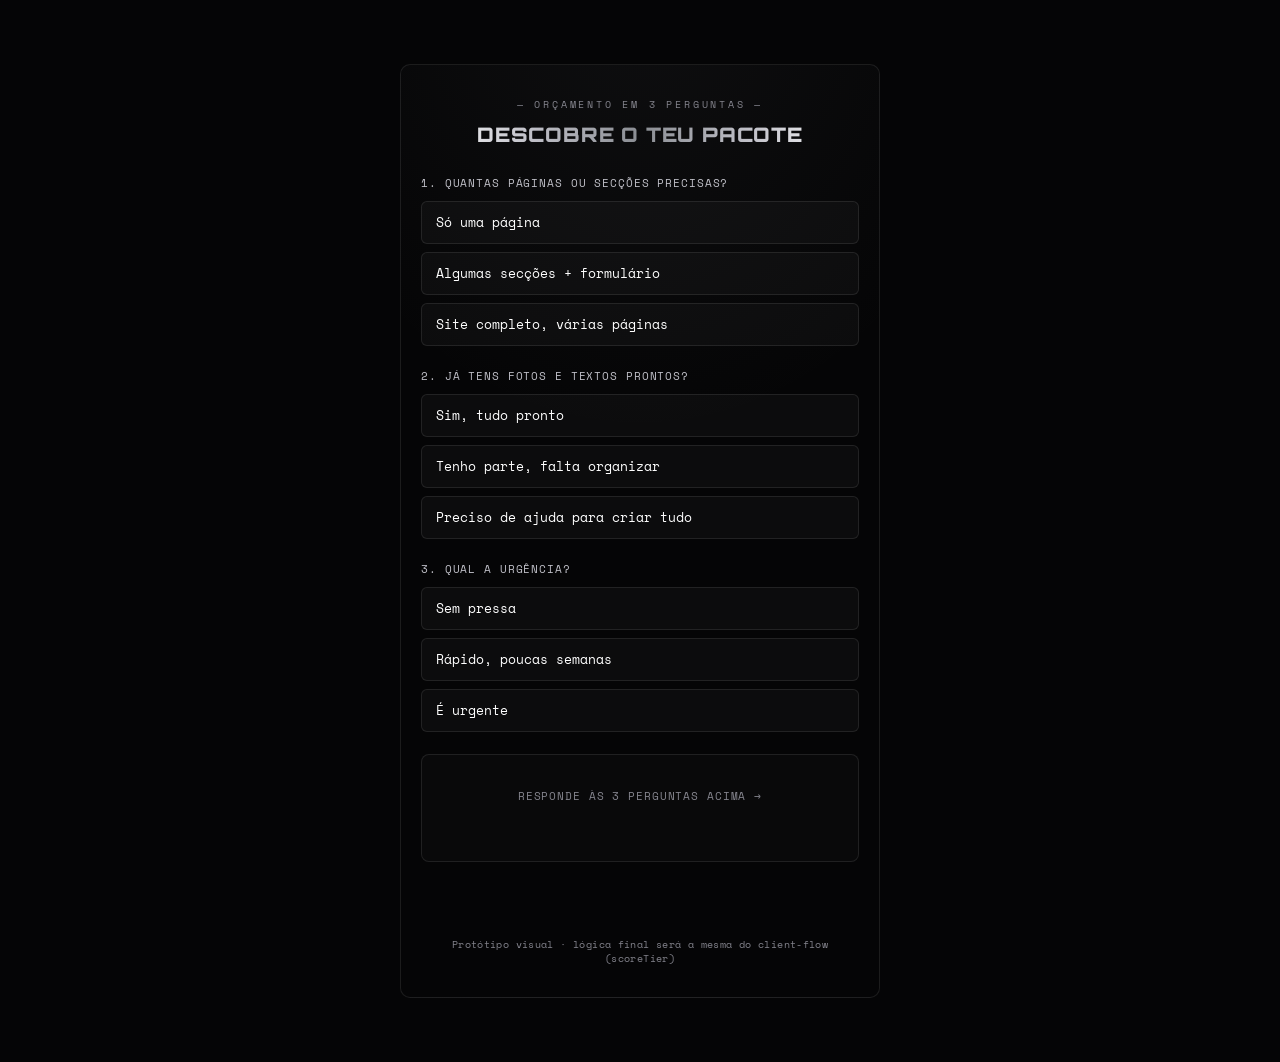
<file: mini-demo-orcamento.html>
<!DOCTYPE html>
<html lang="pt">
<head>
<meta charset="UTF-8">
<meta name="viewport" content="width=device-width, initial-scale=1.0">
<title>Protótipo — Mini-demo de orçamento automático</title>
<link rel="preconnect" href="https://fonts.googleapis.com">
<link rel="preconnect" href="https://fonts.gstatic.com" crossorigin>
<link href="https://fonts.googleapis.com/css2?family=Orbitron:wght@700;900&family=Space+Mono:wght@400;700&display=swap" rel="stylesheet">
<style>
  :root {
    --void: #050506;
    --prata: #C0C0C8;
    --aco: #8A8D93;
    --branco: #FFFFFF;
    --dourado: #C8A25C;
    --dim: #85858e;
  }
  * { box-sizing: border-box; }
  html, body {
    margin: 0;
    background: var(--void);
    min-height: 100vh;
    display: flex;
    align-items: center;
    justify-content: center;
    padding: 32px 16px;
  }
  .demo-wrap {
    background:
      radial-gradient(ellipse 80% 50% at 50% -10%, rgba(166,169,178,0.06), transparent),
      var(--void);
    color: var(--branco);
    font-family: 'Space Mono', monospace;
    padding: 32px 20px;
    border-radius: 10px;
    max-width: 480px;
    width: 100%;
    border: 1px solid rgba(255,255,255,0.09);
  }
  .demo-eyebrow {
    font-size: 10px;
    letter-spacing: 0.28em;
    text-transform: uppercase;
    color: var(--dim);
    text-align: center;
    margin-bottom: 10px;
  }
  .demo-title {
    font-family: 'Orbitron', sans-serif;
    font-weight: 900;
    font-size: 20px;
    text-align: center;
    letter-spacing: 0.04em;
    background: linear-gradient(90deg, #FFFFFF, #C0C0C8, #8A8D93, #C0C0C8, #FFFFFF);
    -webkit-background-clip: text;
    background-clip: text;
    color: transparent;
    margin-bottom: 28px;
  }
  .q-block { margin-bottom: 22px; }
  .q-label {
    font-size: 11px;
    letter-spacing: 0.08em;
    text-transform: uppercase;
    color: var(--prata);
    margin-bottom: 10px;
  }
  .q-options { display: flex; flex-direction: column; gap: 8px; }
  .q-opt {
    background: rgba(255,255,255,0.03);
    border: 1px solid rgba(255,255,255,0.09);
    color: var(--branco);
    text-align: left;
    padding: 11px 14px;
    border-radius: 6px;
    font-family: 'Space Mono', monospace;
    font-size: 12.5px;
    cursor: pointer;
    transition: border-color 0.15s ease, background 0.15s ease;
  }
  .q-opt:hover { border-color: rgba(255,255,255,0.25); }
  .q-opt.selected {
    border-color: var(--prata);
    background: rgba(255,255,255,0.07);
  }
  .q-opt.selected::before {
    content: '✓ ';
    color: var(--prata);
  }
  .result-box {
    margin-top: 8px;
    border: 1px solid rgba(255,255,255,0.09);
    border-radius: 8px;
    padding: 22px 20px;
    text-align: center;
    background: rgba(255,255,255,0.02);
    min-height: 108px;
    display: flex;
    flex-direction: column;
    align-items: center;
    justify-content: center;
  }
  .result-hint {
    font-size: 11px;
    letter-spacing: 0.08em;
    text-transform: uppercase;
    color: var(--dim);
  }
  .result-tag {
    display: inline-block;
    font-size: 10px;
    letter-spacing: 0.14em;
    text-transform: uppercase;
    padding: 4px 12px;
    border-radius: 4px;
    margin-bottom: 10px;
    color: #0a0a0c;
    background: linear-gradient(160deg, #d9be8a, var(--dourado) 60%, #a8813f);
    opacity: 0;
    transform: translateY(6px);
    transition: opacity 0.35s ease, transform 0.35s ease;
  }
  .result-tag.show { opacity: 1; transform: translateY(0); }
  .result-tier {
    font-family: 'Orbitron', sans-serif;
    font-weight: 900;
    font-size: 22px;
    letter-spacing: 0.03em;
    opacity: 0;
    transform: translateY(6px);
    transition: opacity 0.35s ease 0.05s, transform 0.35s ease 0.05s;
  }
  .result-tier.show { opacity: 1; transform: translateY(0); }
  .result-price {
    font-family: 'Space Mono', monospace;
    font-size: 13px;
    color: var(--prata);
    margin-top: 6px;
    opacity: 0;
    transition: opacity 0.35s ease 0.1s;
  }
  .result-price.show { opacity: 1; }
  .demo-cta {
    display: block;
    width: 100%;
    margin-top: 18px;
    padding: 13px;
    border: none;
    border-radius: 6px;
    font-family: 'Space Mono', monospace;
    font-weight: 700;
    font-size: 12px;
    letter-spacing: 0.06em;
    text-transform: uppercase;
    cursor: pointer;
    background: linear-gradient(160deg, #eef0f4, var(--prata) 60%, #4c4d56);
    color: #0a0a0c;
    opacity: 0;
    pointer-events: none;
    transition: opacity 0.3s ease;
  }
  .demo-cta.show { opacity: 1; pointer-events: auto; }
  .demo-note {
    text-align: center;
    font-size: 9.5px;
    color: var(--dim);
    margin-top: 14px;
    letter-spacing: 0.04em;
  }
</style>
</head>
<body>

<div class="demo-wrap">
  <div class="demo-eyebrow">— Orçamento em 3 perguntas —</div>
  <div class="demo-title">DESCOBRE O TEU PACOTE</div>

  <div class="q-block" data-q="1">
    <div class="q-label">1. Quantas páginas ou secções precisas?</div>
    <div class="q-options">
      <button class="q-opt" data-pts="1">Só uma página</button>
      <button class="q-opt" data-pts="2">Algumas secções + formulário</button>
      <button class="q-opt" data-pts="3">Site completo, várias páginas</button>
    </div>
  </div>

  <div class="q-block" data-q="2">
    <div class="q-label">2. Já tens fotos e textos prontos?</div>
    <div class="q-options">
      <button class="q-opt" data-pts="1">Sim, tudo pronto</button>
      <button class="q-opt" data-pts="2">Tenho parte, falta organizar</button>
      <button class="q-opt" data-pts="3">Preciso de ajuda para criar tudo</button>
    </div>
  </div>

  <div class="q-block" data-q="3">
    <div class="q-label">3. Qual a urgência?</div>
    <div class="q-options">
      <button class="q-opt" data-pts="1">Sem pressa</button>
      <button class="q-opt" data-pts="2">Rápido, poucas semanas</button>
      <button class="q-opt" data-pts="3">É urgente</button>
    </div>
  </div>

  <div class="result-box" id="resultBox">
    <div class="result-hint" id="resultHint">Responde às 3 perguntas acima →</div>
    <div class="result-tag" id="resultTag"></div>
    <div class="result-tier" id="resultTier"></div>
    <div class="result-price" id="resultPrice"></div>
  </div>

  <button class="demo-cta" id="ctaBtn">Pedir orçamento com esta base</button>
  <div class="demo-note">Protótipo visual · lógica final será a mesma do client-flow (scoreTier)</div>
</div>

<script>
  var answers = { 1: null, 2: null, 3: null };

  document.querySelectorAll('.q-block').forEach(function (block) {
    var qNum = block.dataset.q;
    block.querySelectorAll('.q-opt').forEach(function (btn) {
      btn.addEventListener('click', function () {
        block.querySelectorAll('.q-opt').forEach(function (b) { b.classList.remove('selected'); });
        btn.classList.add('selected');
        answers[qNum] = parseInt(btn.dataset.pts, 10);
        updateResult();
      });
    });
  });

  function updateResult() {
    var vals = Object.values(answers);
    if (vals.indexOf(null) !== -1) return;

    var total = vals.reduce(function (a, b) { return a + b; }, 0);
    var tier, price;

    if (total <= 4) {
      tier = 'ESSENCIAL';
      price = '150€ – 200€';
    } else if (total <= 7) {
      tier = 'PROFISSIONAL';
      price = '300€ – 400€';
    } else {
      tier = 'PREMIUM';
      price = '500€ – 700€';
    }

    document.getElementById('resultHint').style.display = 'none';
    var tag = document.getElementById('resultTag');
    var tierEl = document.getElementById('resultTier');
    var priceEl = document.getElementById('resultPrice');
    var cta = document.getElementById('ctaBtn');

    tag.textContent = 'Sugestão';
    tierEl.textContent = tier;
    priceEl.textContent = price;

    tag.classList.add('show');
    tierEl.classList.add('show');
    priceEl.classList.add('show');
    cta.classList.add('show');
  }

  document.getElementById('ctaBtn').addEventListener('click', function () {
    alert('Aqui, no site de verdade, isto levaria para /briefing já com o pacote pré-selecionado.');
  });
</script>
</body>
</html>
</file>
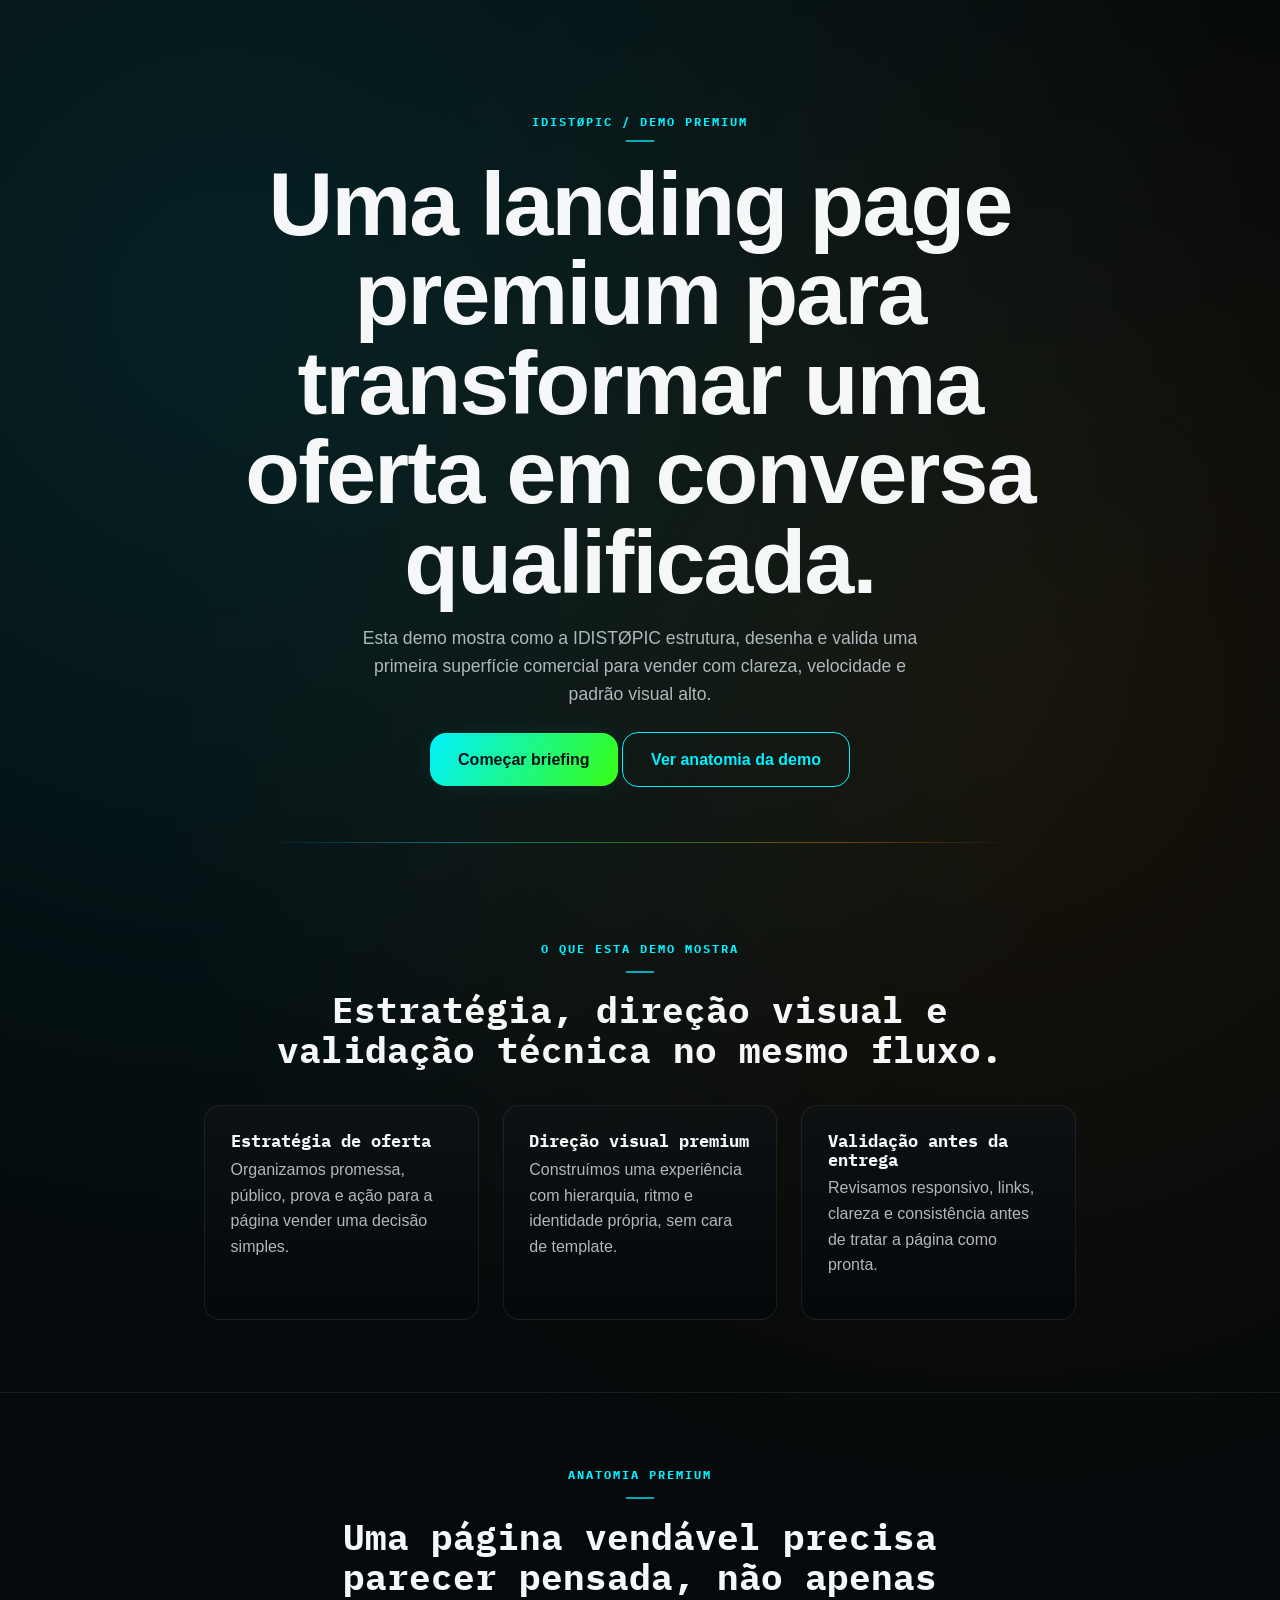
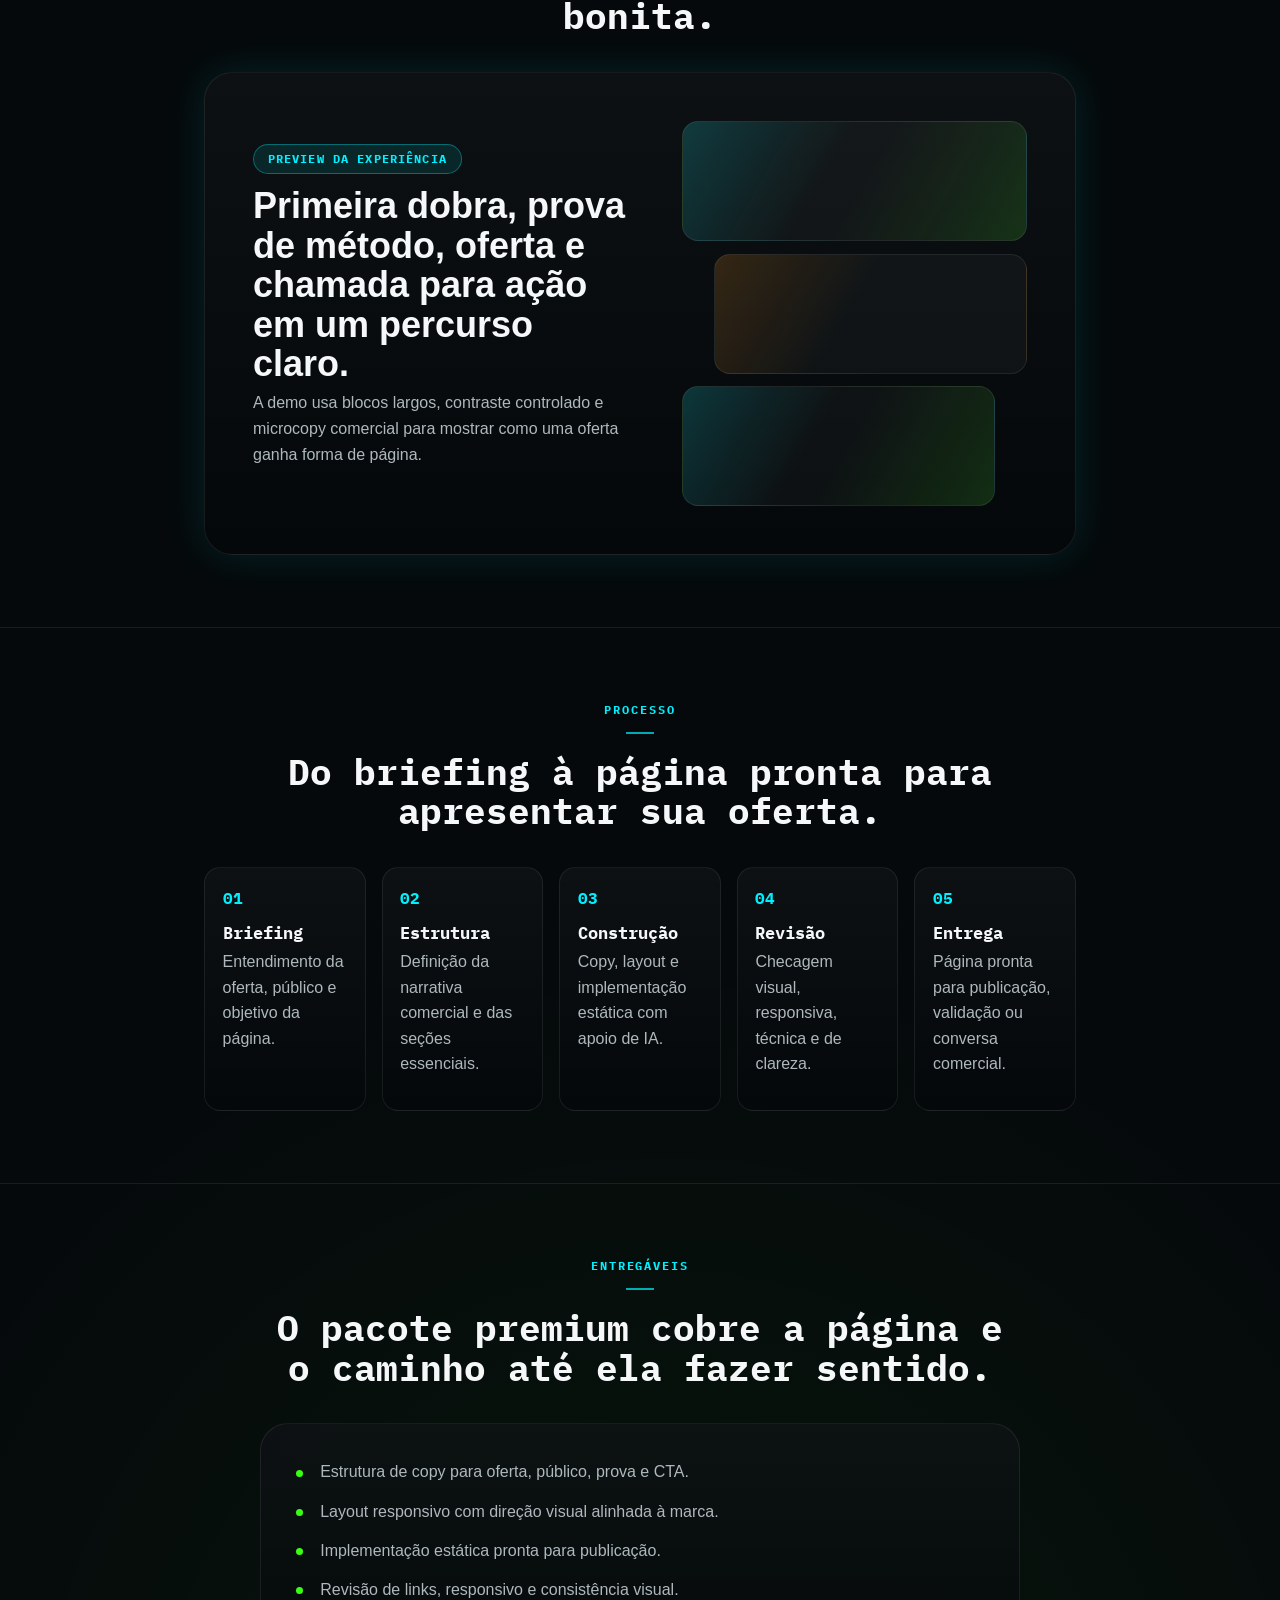
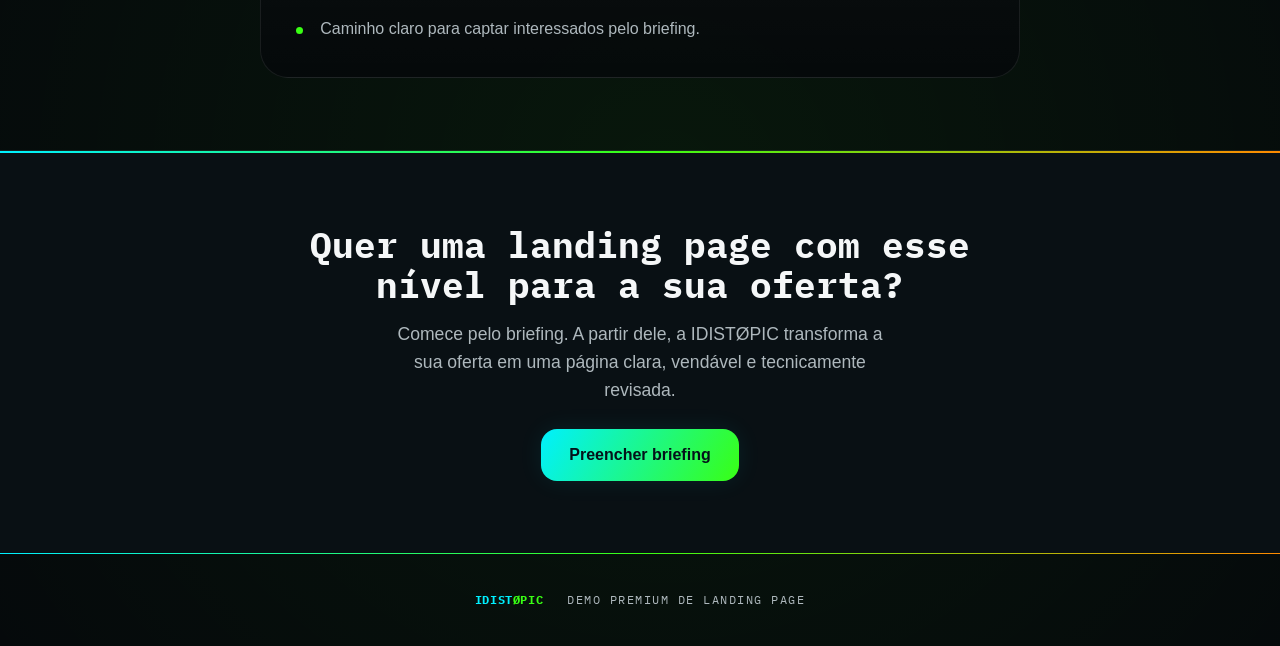
<file: premium-demo.html>
<!doctype html>
<html lang="pt-BR">
<head>
  <meta charset="utf-8" />
  <meta name="viewport" content="width=device-width, initial-scale=1" />
  <title>IDISTØPIC — Demo premium de landing page</title>
  <link rel="stylesheet" href="styles.css" />
</head>
<body class="premium-demo-page">
  <main>
    <header class="premium-hero" id="hero">
      <div class="container">
        <p class="eyebrow">IDISTØPIC / DEMO PREMIUM</p>
        <span class="accent-line"></span>
        <h1>Uma landing page premium para transformar uma oferta em conversa qualificada.</h1>
        <p class="lead">Esta demo mostra como a IDISTØPIC estrutura, desenha e valida uma primeira superfície comercial para vender com clareza, velocidade e padrão visual alto.</p>
        <a class="cta cta-primary" href="/briefing">Começar briefing</a>
        <a class="cta cta-secondary" href="#demo-anatomia">Ver anatomia da demo</a>
      </div>
    </header>

    <section class="premium-pillars" id="o-que-mostra">
      <div class="container">
        <p class="eyebrow eyebrow-inline">O que esta demo mostra</p>
        <span class="accent-line"></span>
        <h2>Estratégia, direção visual e validação técnica no mesmo fluxo.</h2>
        <div class="premium-pillar-grid">
          <article class="premium-panel reveal">
            <h3>Estratégia de oferta</h3>
            <p>Organizamos promessa, público, prova e ação para a página vender uma decisão simples.</p>
          </article>
          <article class="premium-panel reveal">
            <h3>Direção visual premium</h3>
            <p>Construímos uma experiência com hierarquia, ritmo e identidade própria, sem cara de template.</p>
          </article>
          <article class="premium-panel reveal">
            <h3>Validação antes da entrega</h3>
            <p>Revisamos responsivo, links, clareza e consistência antes de tratar a página como pronta.</p>
          </article>
        </div>
      </div>
    </section>

    <section class="premium-anatomy" id="demo-anatomia">
      <div class="container">
        <p class="eyebrow eyebrow-inline">Anatomia premium</p>
        <span class="accent-line"></span>
        <h2>Uma página vendável precisa parecer pensada, não apenas bonita.</h2>
        <div class="premium-showcase reveal">
          <div class="premium-showcase-copy">
            <span class="badge-destaque">Preview da experiência</span>
            <h3>Primeira dobra, prova de método, oferta e chamada para ação em um percurso claro.</h3>
            <p>A demo usa blocos largos, contraste controlado e microcopy comercial para mostrar como uma oferta ganha forma de página.</p>
          </div>
          <div class="premium-showcase-stack" aria-hidden="true">
            <span></span>
            <span></span>
            <span></span>
          </div>
        </div>
      </div>
    </section>

    <section class="premium-process" id="processo">
      <div class="container">
        <p class="eyebrow eyebrow-inline">Processo</p>
        <span class="accent-line"></span>
        <h2>Do briefing à página pronta para apresentar sua oferta.</h2>
        <div class="premium-steps">
          <article class="premium-step reveal"><span>01</span><h3>Briefing</h3><p>Entendimento da oferta, público e objetivo da página.</p></article>
          <article class="premium-step reveal"><span>02</span><h3>Estrutura</h3><p>Definição da narrativa comercial e das seções essenciais.</p></article>
          <article class="premium-step reveal"><span>03</span><h3>Construção</h3><p>Copy, layout e implementação estática com apoio de IA.</p></article>
          <article class="premium-step reveal"><span>04</span><h3>Revisão</h3><p>Checagem visual, responsiva, técnica e de clareza.</p></article>
          <article class="premium-step reveal"><span>05</span><h3>Entrega</h3><p>Página pronta para publicação, validação ou conversa comercial.</p></article>
        </div>
      </div>
    </section>

    <section class="premium-deliverables" id="entregaveis">
      <div class="container">
        <p class="eyebrow eyebrow-inline">Entregáveis</p>
        <span class="accent-line"></span>
        <h2>O pacote premium cobre a página e o caminho até ela fazer sentido.</h2>
        <ul class="premium-deliverable-list reveal">
          <li>Estrutura de copy para oferta, público, prova e CTA.</li>
          <li>Layout responsivo com direção visual alinhada à marca.</li>
          <li>Implementação estática pronta para publicação.</li>
          <li>Revisão de links, responsivo e consistência visual.</li>
          <li>Caminho claro para captar interessados pelo briefing.</li>
        </ul>
      </div>
    </section>

    <section class="premium-final-cta" id="cta-final">
      <div class="container reveal">
        <h2>Quer uma landing page com esse nível para a sua oferta?</h2>
        <p class="lead lead-invertido">Comece pelo briefing. A partir dele, a IDISTØPIC transforma a sua oferta em uma página clara, vendável e tecnicamente revisada.</p>
        <a class="cta cta-primary" href="/briefing">Preencher briefing</a>
      </div>
    </section>
  </main>

  <footer class="rodape" id="rodape">
    <div class="container footer-inner">
      <strong class="footer-logo"><span class="cyan">IDIST</span><span class="green">ØPIC</span></strong>
      <span>Demo premium de landing page</span>
    </div>
  </footer>

  <script src="script.js" defer></script>
</body>
</html>
</file>
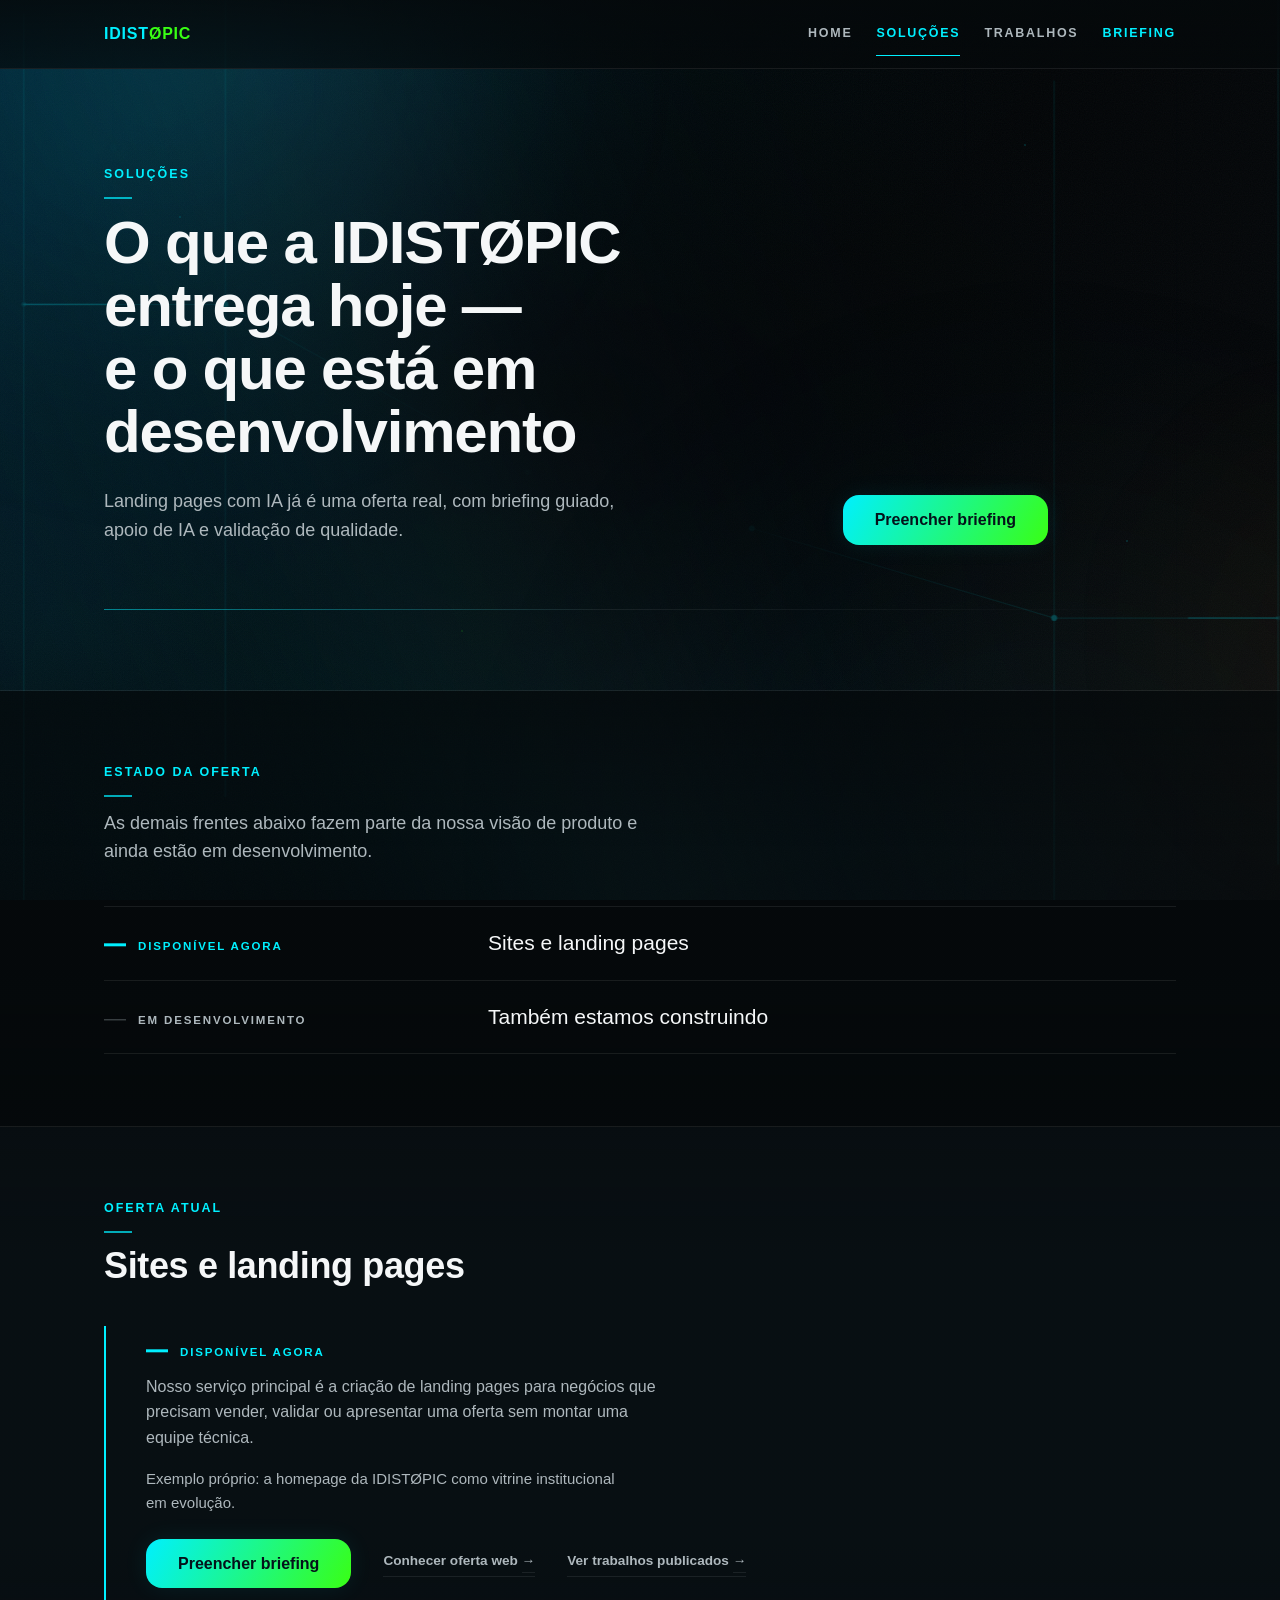
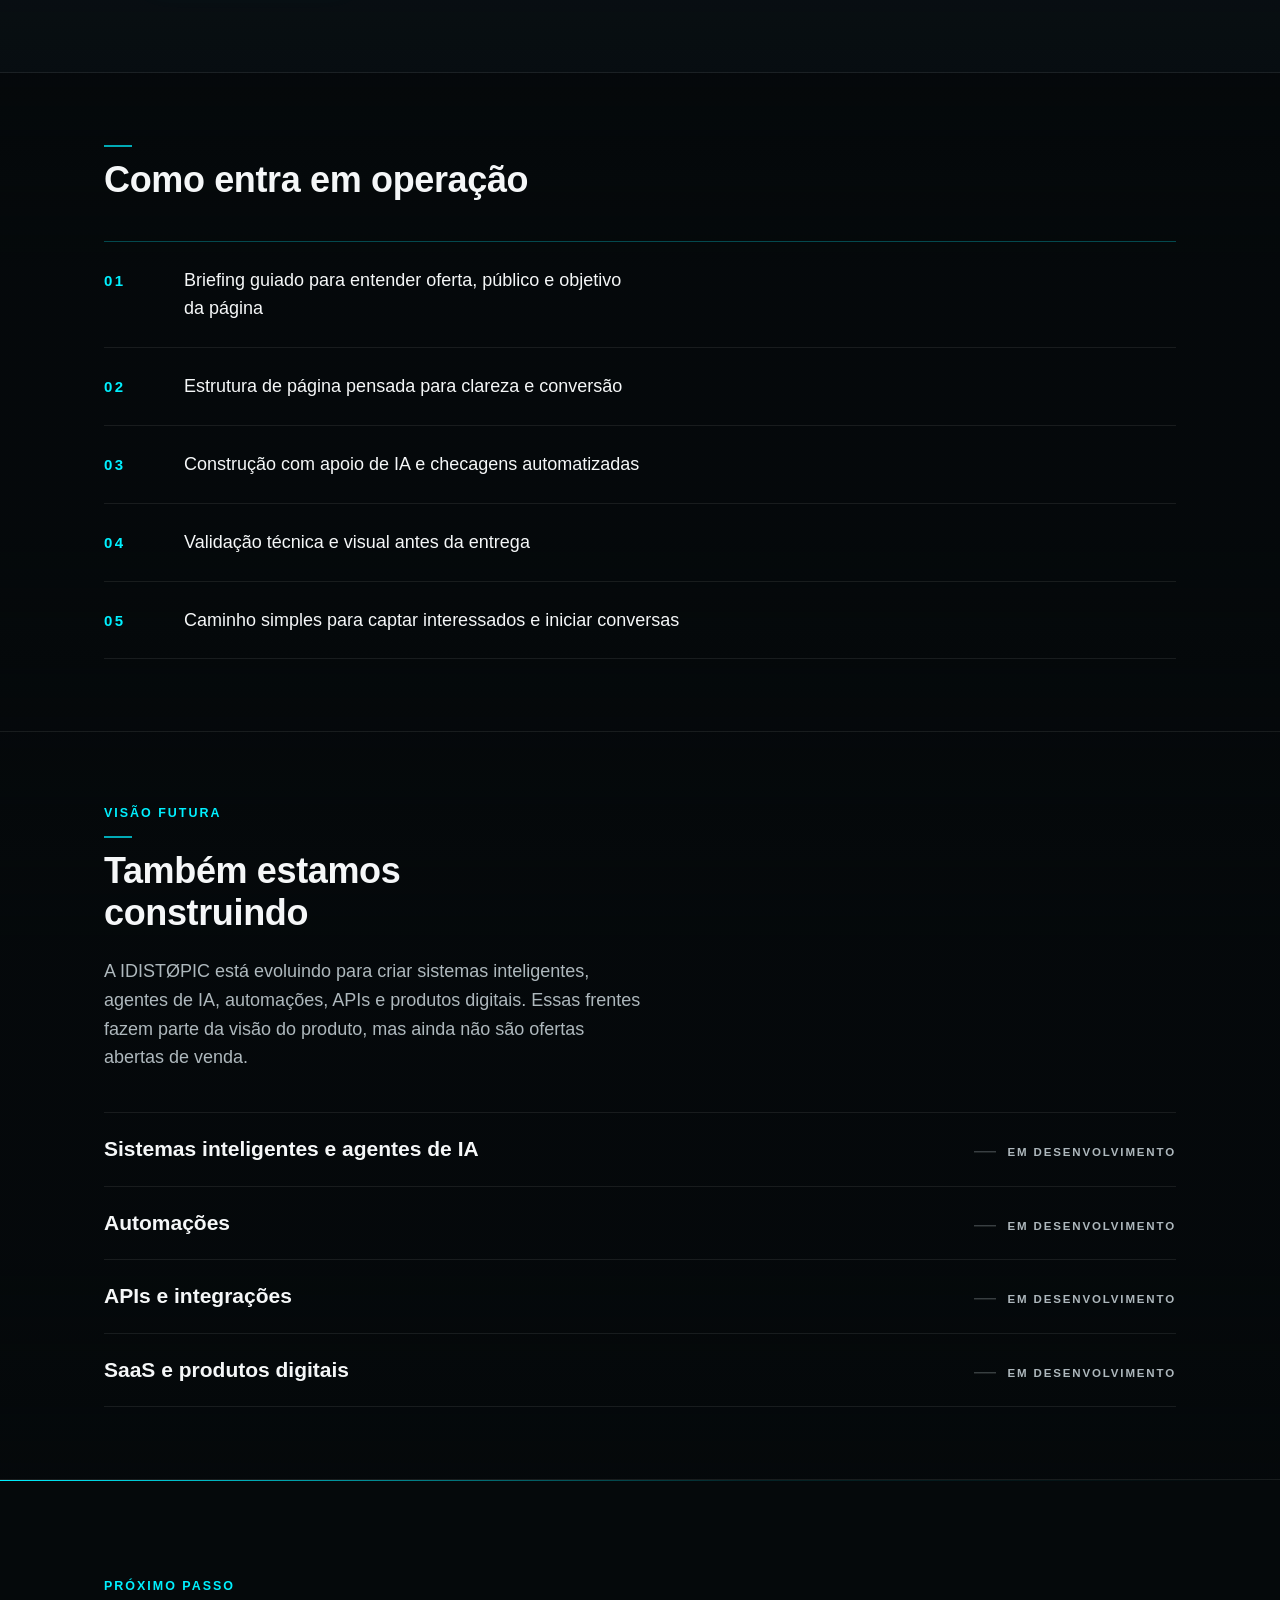
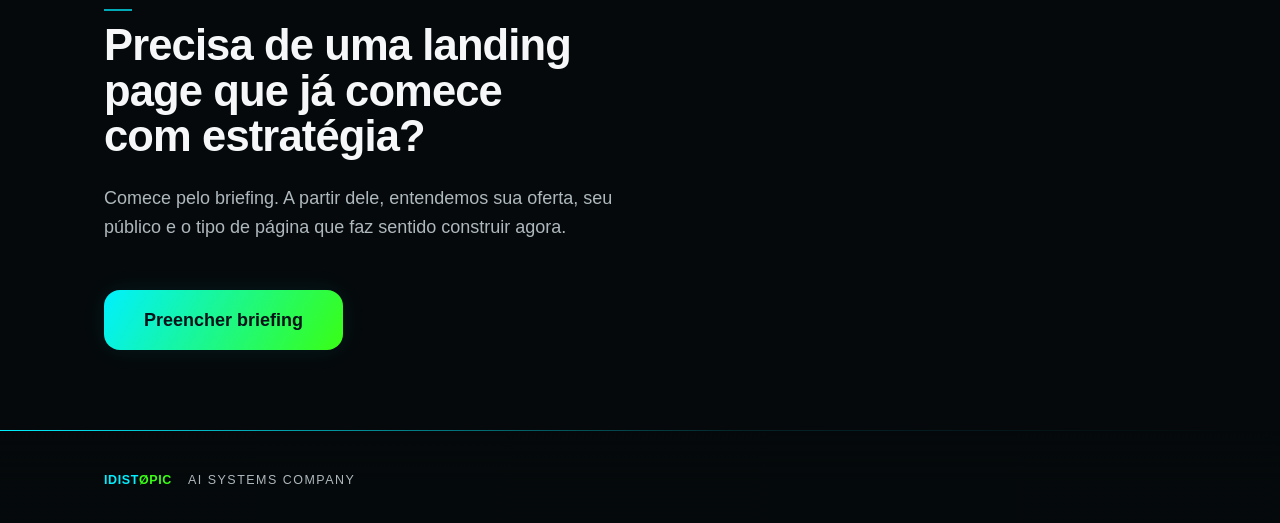
<file: solucoes.html>
<!-- SOLUCOES — MIGRACAO VISUAL v1 (2026-09-06, CHECKPOINT 10D).

     A pagina saiu do sistema legado (styles.css, cards com moldura, badges
     coloridos, molduras tech nos cantos) para a camada propria das paginas
     secundarias: secondary-v1.css e secondary-v1.js. A homepage e a referencia
     visual e NAO foi tocada; a identidade e compartilhada por paridade de
     tokens, e nao por importacao de arquivo.

     Composicao propria, na ordem pedida no 10D: hero editorial assimetrico,
     contexto (matriz de estados), capacidade atual, como entra em operacao,
     frentes em desenvolvimento e fechamento.

     CONTEUDO PRESERVADO. Nenhuma capacidade, servico, cliente ou metrica foi
     inventado. Toda a copy vem da versao anterior desta pagina ou da homepage
     em producao. As unicas trocas registradas: a tagline do rodape passa de
     "Landing pages com IA" para "AI Systems Company", a mesma da home, e o link
     solto de retorno virou item de navegacao no header.

     A distincao entre o que esta disponivel e o que esta em desenvolvimento
     deixou de depender da cor de um badge: agora e estrutural, marcada pela
     espessura da regua do marcador de estado, legivel tambem em monocromo.

     Metadata de descoberta do 10B (canonical, Open Graph, Twitter, icones)
     reintegrada sem alteracao de valor. -->
<!doctype html>
<html lang="pt-BR" data-pagina="solucoes">
<head>
  <meta charset="utf-8" />
  <meta name="viewport" content="width=device-width, initial-scale=1" />
  <title>Soluções — IDISTØPIC | Landing pages com IA</title>
  <meta name="description" content="Conheça o que a IDISTØPIC oferece hoje e as capacidades em desenvolvimento para construir sistemas digitais inteligentes." />
  <link rel="canonical" href="https://www.idistopic.com/solucoes" />

  <!-- Mesmos ícones da home, nos arquivos já aprovados em assets/brand/. Sem
       eles o navegador sonda /favicon.ico, que não existe, e o 404 aparece no
       console de toda visita. -->
  <link rel="icon" type="image/png" sizes="32x32" href="assets/brand/favicon-32.png" />
  <link rel="icon" type="image/png" sizes="192x192" href="assets/brand/favicon-192.png" />
  <link rel="apple-touch-icon" href="assets/brand/apple-touch-icon.png" />

  <!-- Compartilhamento. og:title é o próprio h1 desta página e og:description é
       a própria meta description acima: nada aqui é afirmação nova. A imagem
       precisa de URL absoluta, porque leitor de link não resolve caminho
       relativo, e usa o card institucional já publicado. -->
  <meta property="og:type" content="website" />
  <meta property="og:site_name" content="IDISTØPIC" />
  <meta property="og:locale" content="pt_BR" />
  <meta property="og:url" content="https://www.idistopic.com/solucoes" />
  <meta property="og:title" content="O que a IDISTØPIC entrega hoje — e o que está em desenvolvimento" />
  <meta property="og:description" content="Conheça o que a IDISTØPIC oferece hoje e as capacidades em desenvolvimento para construir sistemas digitais inteligentes." />
  <meta property="og:image" content="https://www.idistopic.com/assets/brand/og-idistopic-1200x630.png" />
  <meta property="og:image:width" content="1200" />
  <meta property="og:image:height" content="630" />
  <meta property="og:image:alt" content="Marca IDISTØPIC sobre fundo azul-petróleo." />

  <!-- Sem handle: nenhum perfil oficial está registrado neste repositório e
       não se inventa um. O card grande funciona sem twitter:site. -->
  <meta name="twitter:card" content="summary_large_image" />
  <meta name="twitter:title" content="O que a IDISTØPIC entrega hoje — e o que está em desenvolvimento" />
  <meta name="twitter:description" content="Conheça o que a IDISTØPIC oferece hoje e as capacidades em desenvolvimento para construir sistemas digitais inteligentes." />
  <meta name="twitter:image" content="https://www.idistopic.com/assets/brand/og-idistopic-1200x630.png" />

  <link rel="stylesheet" href="secondary-v1.css" />
</head>
<body>

  <a class="pular-para-conteudo" href="#conteudo">Ir para o conteúdo</a>

  <!-- CENA — uma composição única atrás da página inteira. Decorativa, inerte e
       fora da árvore de acessibilidade. A figura é de prumadas e travessas, não
       a rede neural da home: a mesma matéria, outro desenho, porque o assunto
       aqui é sistema em operação. O JS apenas modula presença e paralaxe; sem
       ele a cena continua inteira, parada. -->
  <div class="cena" aria-hidden="true">
    <div class="cena-base"></div>
    <div class="cena-luz">
      <span class="luz luz-a"></span>
      <span class="luz luz-b"></span>
      <span class="luz luz-c"></span>
    </div>

    <svg class="cena-malha" viewBox="0 0 1440 900" preserveAspectRatio="xMidYMid slice" focusable="false" aria-hidden="true">
      <!-- plano de fundo: a estrutura quase apagada, mais lenta, com leve desfoque -->
      <g class="plano plano-longe">
        <line x1="90" y1="0" x2="90" y2="900" />
        <line x1="250" y1="0" x2="250" y2="900" />
        <line x1="430" y1="0" x2="430" y2="900" />
        <line x1="1010" y1="0" x2="1010" y2="900" />
        <line x1="1200" y1="0" x2="1200" y2="900" />
        <line x1="1360" y1="0" x2="1360" y2="900" />
        <line x1="90" y1="180" x2="430" y2="180" />
        <line x1="1010" y1="700" x2="1360" y2="700" />
        <circle cx="90" cy="180" r="1.8" />
        <circle cx="250" cy="180" r="1.8" />
        <circle cx="430" cy="180" r="1.8" />
        <circle cx="1010" cy="700" r="1.8" />
        <circle cx="1200" cy="700" r="1.8" />
        <circle cx="1360" cy="700" r="1.8" />
      </g>

      <!-- plano médio: a estrutura legível, com espaço negativo no eixo do texto -->
      <g class="plano plano-meio">
        <line x1="170" y1="60" x2="170" y2="860" />
        <line x1="350" y1="0" x2="350" y2="760" />
        <line x1="1090" y1="120" x2="1090" y2="900" />
        <line x1="1290" y1="0" x2="1290" y2="820" />
        <line x1="170" y1="320" x2="350" y2="320" />
        <line x1="1090" y1="600" x2="1290" y2="600" />
        <path d="M350 320 L620 470" />
        <path d="M1090 600 L820 520" />
        <circle cx="170" cy="320" r="2.2" />
        <circle cx="350" cy="320" r="2.2" />
        <circle cx="1090" cy="600" r="2.2" />
        <circle cx="1290" cy="600" r="2.2" />
        <circle cx="620" cy="470" r="2.2" />
        <circle cx="820" cy="520" r="2.2" />
      </g>

      <!-- primeiro plano: pouquíssimos nós, e só por eles corre energia -->
      <g class="plano plano-perto">
        <path class="energia" d="M170 320 L350 320 L620 470" />
        <path class="energia" d="M1290 600 L1090 600 L820 520" />
        <circle cx="350" cy="320" r="2.8" />
        <circle cx="620" cy="470" r="2.8" />
        <circle cx="1090" cy="600" r="2.8" />
        <circle cx="820" cy="520" r="2.8" />
      </g>
    </svg>

    <div class="cena-eixo"></div>

    <div class="cena-sinais">
      <span style="--x: 14%; --y: 24%"></span>
      <span style="--x: 80%; --y: 16%"></span>
      <span style="--x: 36%; --y: 70%"></span>
      <span style="--x: 88%; --y: 60%"></span>
    </div>

    <div class="cena-grao"></div>
    <div class="cena-vinheta"></div>
  </div>

  <!-- HEADER — a home não tem um, porque a home é o destino. Esta página tem,
       porque quem chega aqui precisa poder voltar e circular. Mesmo vocabulário
       visual: filete, microtipografia em caixa alta, ciano só no que é estado. -->
  <header class="cabecalho">
    <div class="container cabecalho-inner">
      <a class="marca" href="/"><span class="cyan">IDIST</span><span class="green">ØPIC</span></a>
      <nav class="cabecalho-nav" aria-label="Navegação principal">
        <a href="/">Home</a>
        <a href="/solucoes" aria-current="page">Soluções</a>
        <a href="/trabalhos">Trabalhos</a>
        <a class="nav-acao" href="/briefing">Briefing</a>
      </nav>
    </div>
  </header>

  <main id="conteudo">

  <!-- HERO — assimétrico de propósito. A home abre centrada; aqui o título
       encosta à esquerda e o filete corre até a borda direita, deixando o canto
       superior direito aberto para a cena aparecer. -->
  <header class="hero" id="hero" data-cena="1 1 0.9">
    <div class="container">
      <p class="rotulo">Soluções</p>
      <span class="risco" aria-hidden="true"></span>
      <div class="hero-grade">
        <div>
          <h1>O que a IDISTØPIC entrega hoje — e o que está em desenvolvimento</h1>
          <p class="lead">Landing pages com IA já é uma oferta real, com briefing guiado, apoio de IA e validação de qualidade.</p>
        </div>
        <div class="hero-acao">
          <a class="cta cta-primaria" href="/briefing">Preencher briefing</a>
        </div>
        <span class="hero-risco" aria-hidden="true"></span>
      </div>
    </div>
  </header>

  <!-- ESTADO DA OFERTA — o bloco de contexto. Responde, antes de qualquer
       detalhe, a única pergunta que separa uma coisa da outra nesta página: o
       que dá para contratar hoje e o que ainda não dá. É um índice; cada linha
       reaparece adiante, desenvolvida. -->
  <section class="veu-aberto" id="estado" data-cena="0.5 0.55 0.5">
    <div class="container">
      <p class="rotulo">Estado da oferta</p>
      <span class="risco" aria-hidden="true"></span>
      <p class="lead">As demais frentes abaixo fazem parte da nossa visão de produto e ainda estão em desenvolvimento.</p>

      <div class="estado-matriz revela">
        <div class="estado-linha">
          <span class="estado-marca estado-marca-ativa">Disponível agora</span>
          <p class="estado-nome">Sites e landing pages</p>
        </div>
        <div class="estado-linha">
          <span class="estado-marca">Em desenvolvimento</span>
          <p class="estado-nome">Também estamos construindo</p>
        </div>
      </div>
    </div>
  </section>

  <!-- A OFERTA — bloco editorial com régua ciano à esquerda, sem caixa. Mesmo
       recurso que a home usa na frente principal, porque é o mesmo papel: este
       é o item dominante da página. -->
  <section class="veu-painel" id="servico-principal" data-cena="0.62 0.7 0.85">
    <div class="container">
      <p class="rotulo">Oferta atual</p>
      <span class="risco" aria-hidden="true"></span>
      <h2>Sites e landing pages</h2>

      <div class="oferta revela">
        <span class="estado-marca estado-marca-ativa">Disponível agora</span>
        <p>Nosso serviço principal é a criação de landing pages para negócios que precisam vender, validar ou apresentar uma oferta sem montar uma equipe técnica.</p>
        <p class="oferta-nota">Exemplo próprio: a homepage da IDISTØPIC como vitrine institucional em evolução.</p>
        <div class="oferta-acoes">
          <a class="cta cta-primaria" href="/briefing">Preencher briefing</a>
          <a class="link-fino" href="/web"><span>Conhecer oferta web <span aria-hidden="true">&rarr;</span></span></a>
          <a class="link-fino" href="/trabalhos"><span>Ver trabalhos publicados <span aria-hidden="true">&rarr;</span></span></a>
        </div>
      </div>
    </div>
  </section>

  <!-- COMO ENTRA EM OPERAÇÃO — as cinco etapas são uma sequência real: briefing,
       estrutura, construção, validação e captação acontecem nessa ordem. Por
       isso, e só por isso, elas são numeradas. O número vem de um contador CSS,
       então se o CSS falhar a lista continua numerada pelo próprio navegador. -->
  <section class="veu-fundo" id="operacao" data-cena="0.34 0.45 0.4">
    <div class="container">
      <span class="risco" aria-hidden="true"></span>
      <h2>Como entra em operação</h2>
      <ol class="etapas revela">
        <li class="etapa"><p>Briefing guiado para entender oferta, público e objetivo da página</p></li>
        <li class="etapa"><p>Estrutura de página pensada para clareza e conversão</p></li>
        <li class="etapa"><p>Construção com apoio de IA e checagens automatizadas</p></li>
        <li class="etapa"><p>Validação técnica e visual antes da entrega</p></li>
        <li class="etapa"><p>Caminho simples para captar interessados e iniciar conversas</p></li>
      </ol>
    </div>
  </section>

  <!-- FRENTES EM DESENVOLVIMENTO — pauta de linhas, sem caixa e sem ícone. O
       estado fica na coluna da direita, alinhado, para as quatro linhas lerem
       como um registro de situação e não como catálogo de produto. -->
  <section class="veu-fundo" id="em-desenvolvimento" data-cena="0.2 0.3 0.12">
    <div class="container">
      <p class="rotulo">Visão futura</p>
      <span class="risco" aria-hidden="true"></span>
      <h2>Também estamos construindo</h2>
      <p class="lead">A IDISTØPIC está evoluindo para criar sistemas inteligentes, agentes de IA, automações, APIs e produtos digitais. Essas frentes fazem parte da visão do produto, mas ainda não são ofertas abertas de venda.</p>

      <div class="frentes-pauta revela">
        <div class="frente-linha">
          <h3>Sistemas inteligentes e agentes de IA</h3>
          <span class="estado-marca">Em desenvolvimento</span>
        </div>
        <div class="frente-linha">
          <h3>Automações</h3>
          <span class="estado-marca">Em desenvolvimento</span>
        </div>
        <div class="frente-linha">
          <h3>APIs e integrações</h3>
          <span class="estado-marca">Em desenvolvimento</span>
        </div>
        <div class="frente-linha">
          <h3>SaaS e produtos digitais</h3>
          <span class="estado-marca">Em desenvolvimento</span>
        </div>
      </div>
    </div>
  </section>

  <section class="fechamento" id="cta-final" data-cena="0.85 0.95 0.85">
    <div class="container revela">
      <p class="rotulo">Próximo passo</p>
      <span class="risco" aria-hidden="true"></span>
      <h2>Precisa de uma landing page que já comece com estratégia?</h2>
      <p class="lead">Comece pelo briefing. A partir dele, entendemos sua oferta, seu público e o tipo de página que faz sentido construir agora.</p>
      <a class="cta cta-primaria cta-fechamento" href="/briefing">Preencher briefing</a>
    </div>
  </section>
  </main>

  <footer class="rodape" id="rodape" data-cena="0.68 0.85 0.6">
    <div class="container rodape-inner">
      <span class="rodape-marca">
        <strong class="rodape-logo"><span class="cyan">IDIST</span><span class="green">ØPIC</span></strong>
        <span>AI Systems Company</span>
      </span>
    </div>
  </footer>

  <script src="secondary-v1.js" defer></script>
</body>
</html>
</file>
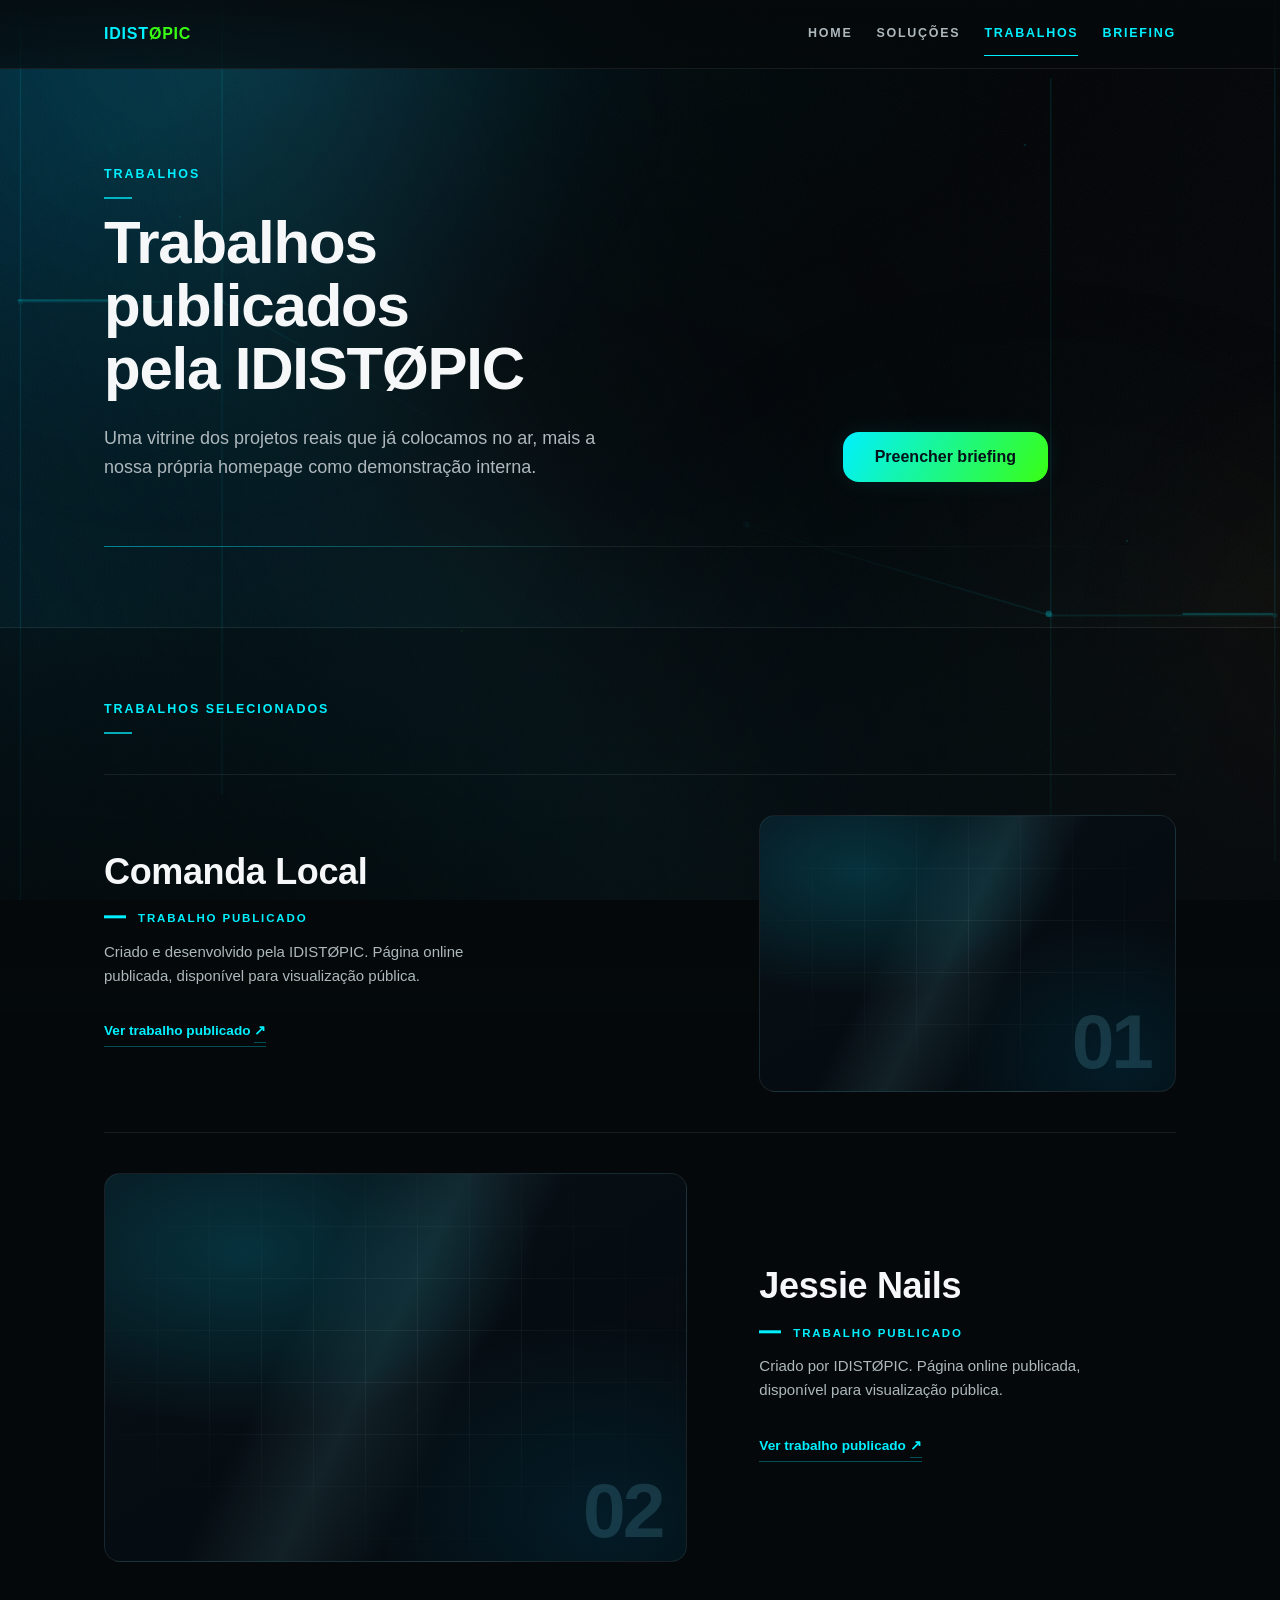
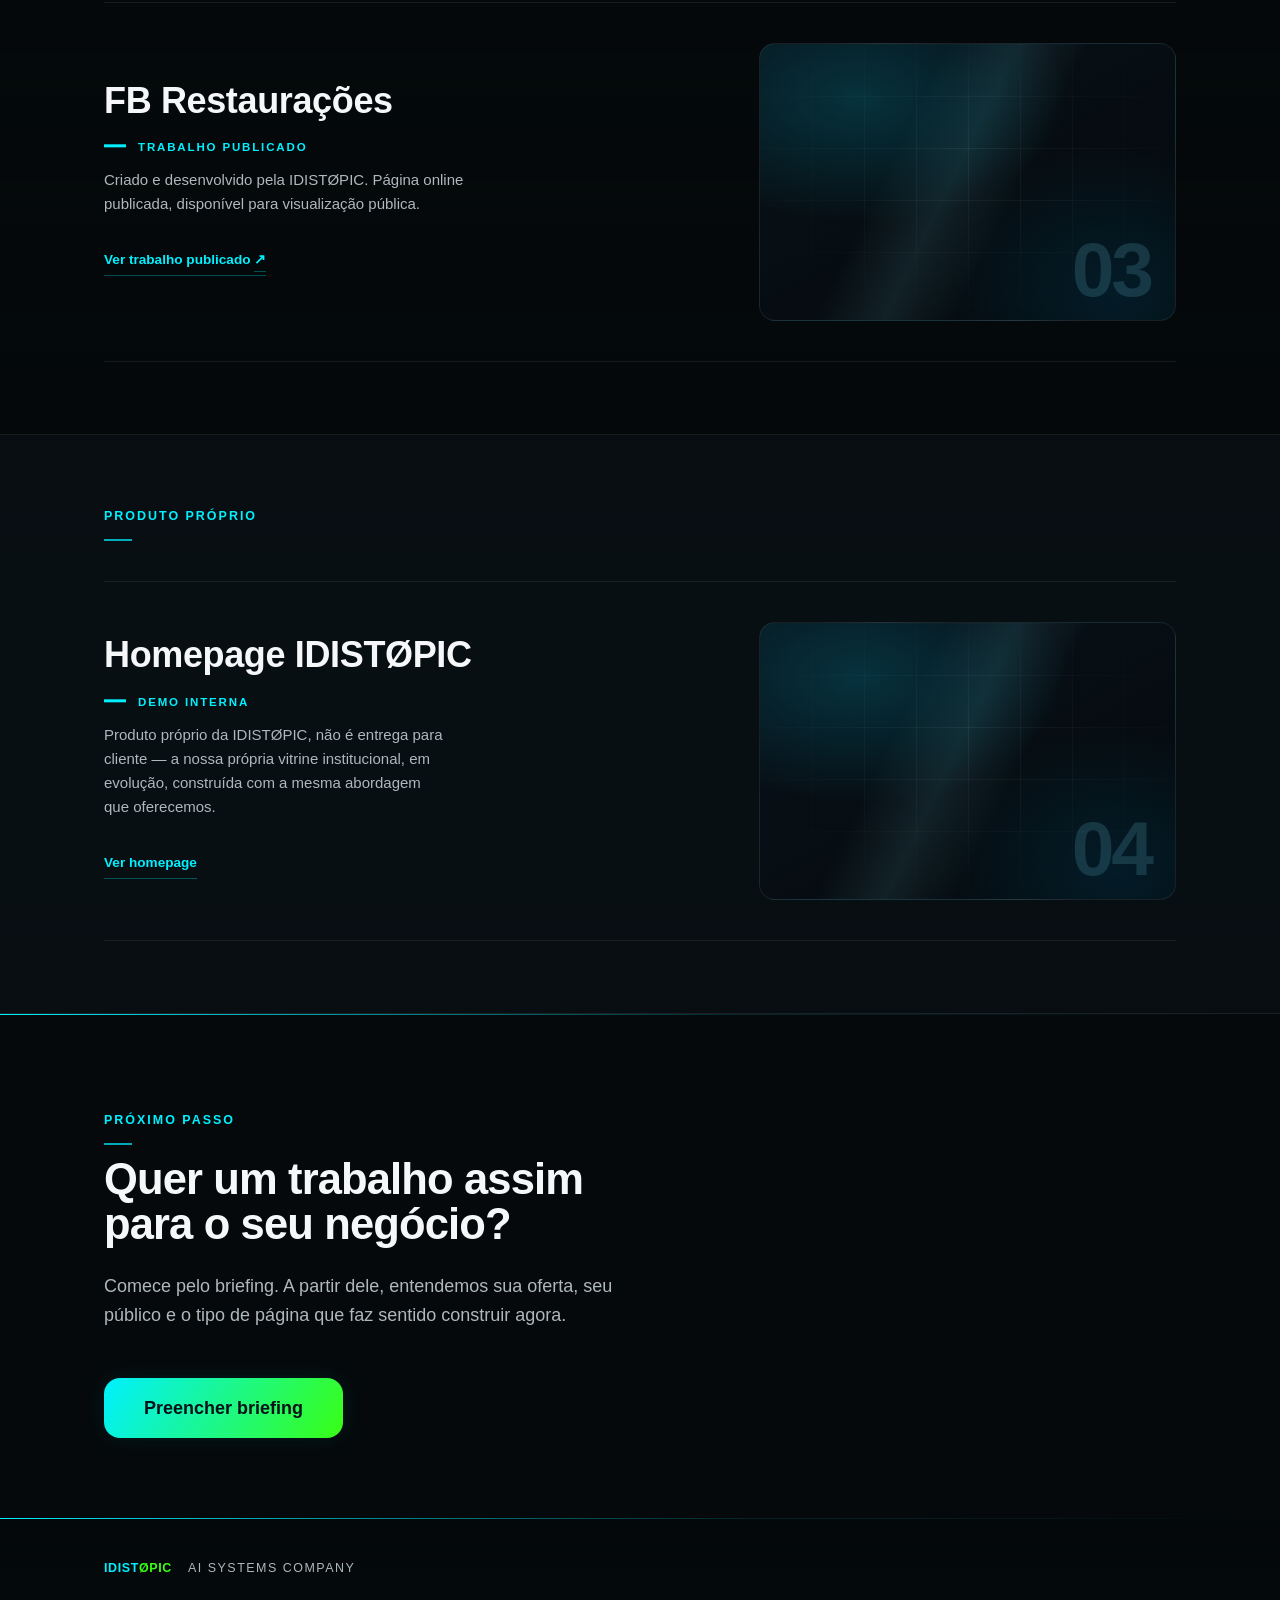
<file: trabalhos.html>
<!-- TRABALHOS — MIGRACAO VISUAL v1 (2026-09-06, CHECKPOINT 10D).

     A pagina saiu do sistema legado (styles.css, .solucao-bloco, badges
     coloridos) para a camada propria das paginas secundarias: secondary-v1.css
     e secondary-v1.js. A homepage e a referencia visual e NAO foi tocada.

     De lista de blocos iguais para vitrine editorial: cada trabalho ocupa uma
     faixa inteira, com o texto de um lado e uma placa de luz do outro,
     alternando de lado. Menos densidade textual que /solucoes, de proposito —
     aqui o argumento e visual.

     SOBRE AS IMAGENS. Nao existe captura de tela de cliente publicavel neste
     repositorio. O unico arquivo de imagem que existe fora da marca e
     assets/fb-restauracoes.jpg, que nao e referenciado por nenhuma pagina, tem
     paleta marrom-quente incompativel com o sistema navy/ciano e cobriria so 1
     dos 4 projetos. Usa-lo seria criar desequilibrio; gerar as outras tres
     seria inventar prova de trabalho. A placa e, portanto, uma superficie de
     luz e filete, decorativa e declarada como tal: da peso de portfolio sem
     afirmar nada que nao seja verdade. O arquivo continua onde esta, intacto.

     CONTEUDO PRESERVADO. Os mesmos 4 itens, os mesmos textos de autoria, os
     mesmos destinos reais. Nenhum cliente, resultado, metrica, depoimento ou
     case foi inventado. A demo interna continua separada dos trabalhos de
     cliente, agora por secao propria em vez de por cor de badge.

     Metadata de descoberta do 10B reintegrada sem alteracao de valor. -->
<!doctype html>
<html lang="pt-BR" data-pagina="trabalhos">
<head>
  <meta charset="utf-8" />
  <meta name="viewport" content="width=device-width, initial-scale=1" />
  <title>Trabalhos — IDISTØPIC | Vitrine de projetos publicados</title>
  <meta name="description" content="Vitrine de trabalhos reais publicados pela IDISTØPIC, e a homepage institucional como demonstração interna." />
  <link rel="canonical" href="https://www.idistopic.com/trabalhos" />

  <!-- Mesmos ícones da home, nos arquivos já aprovados em assets/brand/. Sem
       eles o navegador sonda /favicon.ico, que não existe, e o 404 aparece no
       console de toda visita. -->
  <link rel="icon" type="image/png" sizes="32x32" href="assets/brand/favicon-32.png" />
  <link rel="icon" type="image/png" sizes="192x192" href="assets/brand/favicon-192.png" />
  <link rel="apple-touch-icon" href="assets/brand/apple-touch-icon.png" />

  <!-- Compartilhamento. og:title é o próprio h1 desta página e og:description é
       a própria meta description acima: nada aqui é afirmação nova. A imagem
       precisa de URL absoluta, porque leitor de link não resolve caminho
       relativo, e usa o card institucional já publicado. -->
  <meta property="og:type" content="website" />
  <meta property="og:site_name" content="IDISTØPIC" />
  <meta property="og:locale" content="pt_BR" />
  <meta property="og:url" content="https://www.idistopic.com/trabalhos" />
  <meta property="og:title" content="Trabalhos publicados pela IDISTØPIC" />
  <meta property="og:description" content="Vitrine de trabalhos reais publicados pela IDISTØPIC, e a homepage institucional como demonstração interna." />
  <meta property="og:image" content="https://www.idistopic.com/assets/brand/og-idistopic-1200x630.png" />
  <meta property="og:image:width" content="1200" />
  <meta property="og:image:height" content="630" />
  <meta property="og:image:alt" content="Marca IDISTØPIC sobre fundo azul-petróleo." />

  <!-- Sem handle: nenhum perfil oficial está registrado neste repositório e
       não se inventa um. O card grande funciona sem twitter:site. -->
  <meta name="twitter:card" content="summary_large_image" />
  <meta name="twitter:title" content="Trabalhos publicados pela IDISTØPIC" />
  <meta name="twitter:description" content="Vitrine de trabalhos reais publicados pela IDISTØPIC, e a homepage institucional como demonstração interna." />
  <meta name="twitter:image" content="https://www.idistopic.com/assets/brand/og-idistopic-1200x630.png" />

  <link rel="stylesheet" href="secondary-v1.css" />
</head>
<body>

  <a class="pular-para-conteudo" href="#conteudo">Ir para o conteúdo</a>

  <!-- CENA — a mesma composição de /solucoes, com intensidade um degrau acima:
       esta é a página de vitrine, onde a impressão visual faz parte do
       argumento. Decorativa, inerte e fora da árvore de acessibilidade. -->
  <div class="cena" aria-hidden="true">
    <div class="cena-base"></div>
    <div class="cena-luz">
      <span class="luz luz-a"></span>
      <span class="luz luz-b"></span>
      <span class="luz luz-c"></span>
    </div>

    <svg class="cena-malha" viewBox="0 0 1440 900" preserveAspectRatio="xMidYMid slice" focusable="false" aria-hidden="true">
      <g class="plano plano-longe">
        <line x1="90" y1="0" x2="90" y2="900" />
        <line x1="250" y1="0" x2="250" y2="900" />
        <line x1="430" y1="0" x2="430" y2="900" />
        <line x1="1010" y1="0" x2="1010" y2="900" />
        <line x1="1200" y1="0" x2="1200" y2="900" />
        <line x1="1360" y1="0" x2="1360" y2="900" />
        <line x1="90" y1="180" x2="430" y2="180" />
        <line x1="1010" y1="700" x2="1360" y2="700" />
        <circle cx="90" cy="180" r="1.8" />
        <circle cx="250" cy="180" r="1.8" />
        <circle cx="430" cy="180" r="1.8" />
        <circle cx="1010" cy="700" r="1.8" />
        <circle cx="1200" cy="700" r="1.8" />
        <circle cx="1360" cy="700" r="1.8" />
      </g>

      <g class="plano plano-meio">
        <line x1="170" y1="60" x2="170" y2="860" />
        <line x1="350" y1="0" x2="350" y2="760" />
        <line x1="1090" y1="120" x2="1090" y2="900" />
        <line x1="1290" y1="0" x2="1290" y2="820" />
        <line x1="170" y1="320" x2="350" y2="320" />
        <line x1="1090" y1="600" x2="1290" y2="600" />
        <path d="M350 320 L620 470" />
        <path d="M1090 600 L820 520" />
        <circle cx="170" cy="320" r="2.2" />
        <circle cx="350" cy="320" r="2.2" />
        <circle cx="1090" cy="600" r="2.2" />
        <circle cx="1290" cy="600" r="2.2" />
        <circle cx="620" cy="470" r="2.2" />
        <circle cx="820" cy="520" r="2.2" />
      </g>

      <g class="plano plano-perto">
        <path class="energia" d="M170 320 L350 320 L620 470" />
        <path class="energia" d="M1290 600 L1090 600 L820 520" />
        <circle cx="350" cy="320" r="2.8" />
        <circle cx="620" cy="470" r="2.8" />
        <circle cx="1090" cy="600" r="2.8" />
        <circle cx="820" cy="520" r="2.8" />
      </g>
    </svg>

    <div class="cena-eixo"></div>

    <div class="cena-sinais">
      <span style="--x: 14%; --y: 24%"></span>
      <span style="--x: 80%; --y: 16%"></span>
      <span style="--x: 36%; --y: 70%"></span>
      <span style="--x: 88%; --y: 60%"></span>
    </div>

    <div class="cena-grao"></div>
    <div class="cena-vinheta"></div>
  </div>

  <header class="cabecalho">
    <div class="container cabecalho-inner">
      <a class="marca" href="/"><span class="cyan">IDIST</span><span class="green">ØPIC</span></a>
      <nav class="cabecalho-nav" aria-label="Navegação principal">
        <a href="/">Home</a>
        <a href="/solucoes">Soluções</a>
        <a href="/trabalhos" aria-current="page">Trabalhos</a>
        <a class="nav-acao" href="/briefing">Briefing</a>
      </nav>
    </div>
  </header>

  <main id="conteudo">

  <header class="hero" id="hero" data-cena="1 1 0.95">
    <div class="container">
      <p class="rotulo">Trabalhos</p>
      <span class="risco" aria-hidden="true"></span>
      <div class="hero-grade">
        <div>
          <h1>Trabalhos publicados pela IDISTØPIC</h1>
          <p class="lead">Uma vitrine dos projetos reais que já colocamos no ar, mais a nossa própria homepage como demonstração interna.</p>
        </div>
        <div class="hero-acao">
          <a class="cta cta-primaria" href="/briefing">Preencher briefing</a>
        </div>
        <span class="hero-risco" aria-hidden="true"></span>
      </div>
    </div>
  </header>

  <!-- A VITRINE — três trabalhos de cliente, cada um numa faixa própria. O
       marcador sólido diz o mesmo que dizia o badge verde: está publicado e no
       ar. A alternância de lado vem da ordem do grid, então a ordem de leitura
       no DOM continua nome, contexto e link em todos os itens. -->
  <section class="veu-fundo" id="trabalhos" data-cena="0.7 0.78 0.7">
    <div class="container">
      <p class="rotulo">Trabalhos selecionados</p>
      <span class="risco" aria-hidden="true"></span>

      <div class="vitrine">

        <article class="trabalho revela">
          <div class="obra-texto">
            <h2 class="nome">Comanda Local</h2>
            <span class="estado-marca estado-marca-ativa">Trabalho publicado</span>
            <p class="contexto">Criado e desenvolvido pela IDISTØPIC. Página online publicada, disponível para visualização pública.</p>
            <a class="link-fino link-obra" href="https://comanda-local.netlify.app/#demonstracao" target="_blank" rel="noopener noreferrer"><span>Ver trabalho publicado <span aria-hidden="true">↗</span></span></a>
          </div>
          <div class="placa" aria-hidden="true"></div>
        </article>

        <article class="trabalho revela">
          <div class="obra-texto">
            <h2 class="nome">Jessie Nails</h2>
            <span class="estado-marca estado-marca-ativa">Trabalho publicado</span>
            <p class="contexto">Criado por IDISTØPIC. Página online publicada, disponível para visualização pública.</p>
            <a class="link-fino link-obra" href="https://jessie-nails.netlify.app/" target="_blank" rel="noopener noreferrer"><span>Ver trabalho publicado <span aria-hidden="true">↗</span></span></a>
          </div>
          <div class="placa" aria-hidden="true"></div>
        </article>

        <article class="trabalho revela">
          <div class="obra-texto">
            <h2 class="nome">FB Restaurações</h2>
            <span class="estado-marca estado-marca-ativa">Trabalho publicado</span>
            <p class="contexto">Criado e desenvolvido pela IDISTØPIC. Página online publicada, disponível para visualização pública.</p>
            <a class="link-fino link-obra" href="https://fb-restauracoes.netlify.app/" target="_blank" rel="noopener noreferrer"><span>Ver trabalho publicado <span aria-hidden="true">↗</span></span></a>
          </div>
          <div class="placa" aria-hidden="true"></div>
        </article>

      </div>
    </div>
  </section>

  <!-- PRODUTO PRÓPRIO — a homepage não é entrega para cliente, e por isso não
       divide seção com quem é. Antes a separação dependia da cor do badge;
       agora ela é estrutural. -->
  <section class="veu-painel" id="produto-proprio" data-cena="0.42 0.5 0.3">
    <div class="container">
      <p class="rotulo">Produto próprio</p>
      <span class="risco" aria-hidden="true"></span>

      <div class="vitrine">
        <article class="trabalho revela">
          <div class="obra-texto">
            <h2 class="nome">Homepage IDISTØPIC</h2>
            <span class="estado-marca estado-marca-ativa">Demo interna</span>
            <p class="contexto">Produto próprio da IDISTØPIC, não é entrega para cliente — a nossa própria vitrine institucional, em evolução, construída com a mesma abordagem que oferecemos.</p>
            <a class="link-fino link-obra" href="/"><span>Ver homepage</span></a>
          </div>
          <div class="placa" aria-hidden="true"></div>
        </article>
      </div>
    </div>
  </section>

  <section class="fechamento" id="cta-final" data-cena="0.9 0.98 0.9">
    <div class="container revela">
      <p class="rotulo">Próximo passo</p>
      <span class="risco" aria-hidden="true"></span>
      <h2>Quer um trabalho assim para o seu negócio?</h2>
      <p class="lead">Comece pelo briefing. A partir dele, entendemos sua oferta, seu público e o tipo de página que faz sentido construir agora.</p>
      <a class="cta cta-primaria cta-fechamento" href="/briefing">Preencher briefing</a>
    </div>
  </section>
  </main>

  <footer class="rodape" id="rodape" data-cena="0.72 0.88 0.62">
    <div class="container rodape-inner">
      <span class="rodape-marca">
        <strong class="rodape-logo"><span class="cyan">IDIST</span><span class="green">ØPIC</span></strong>
        <span>AI Systems Company</span>
      </span>
    </div>
  </footer>

  <script src="secondary-v1.js" defer></script>
</body>
</html>
</file>
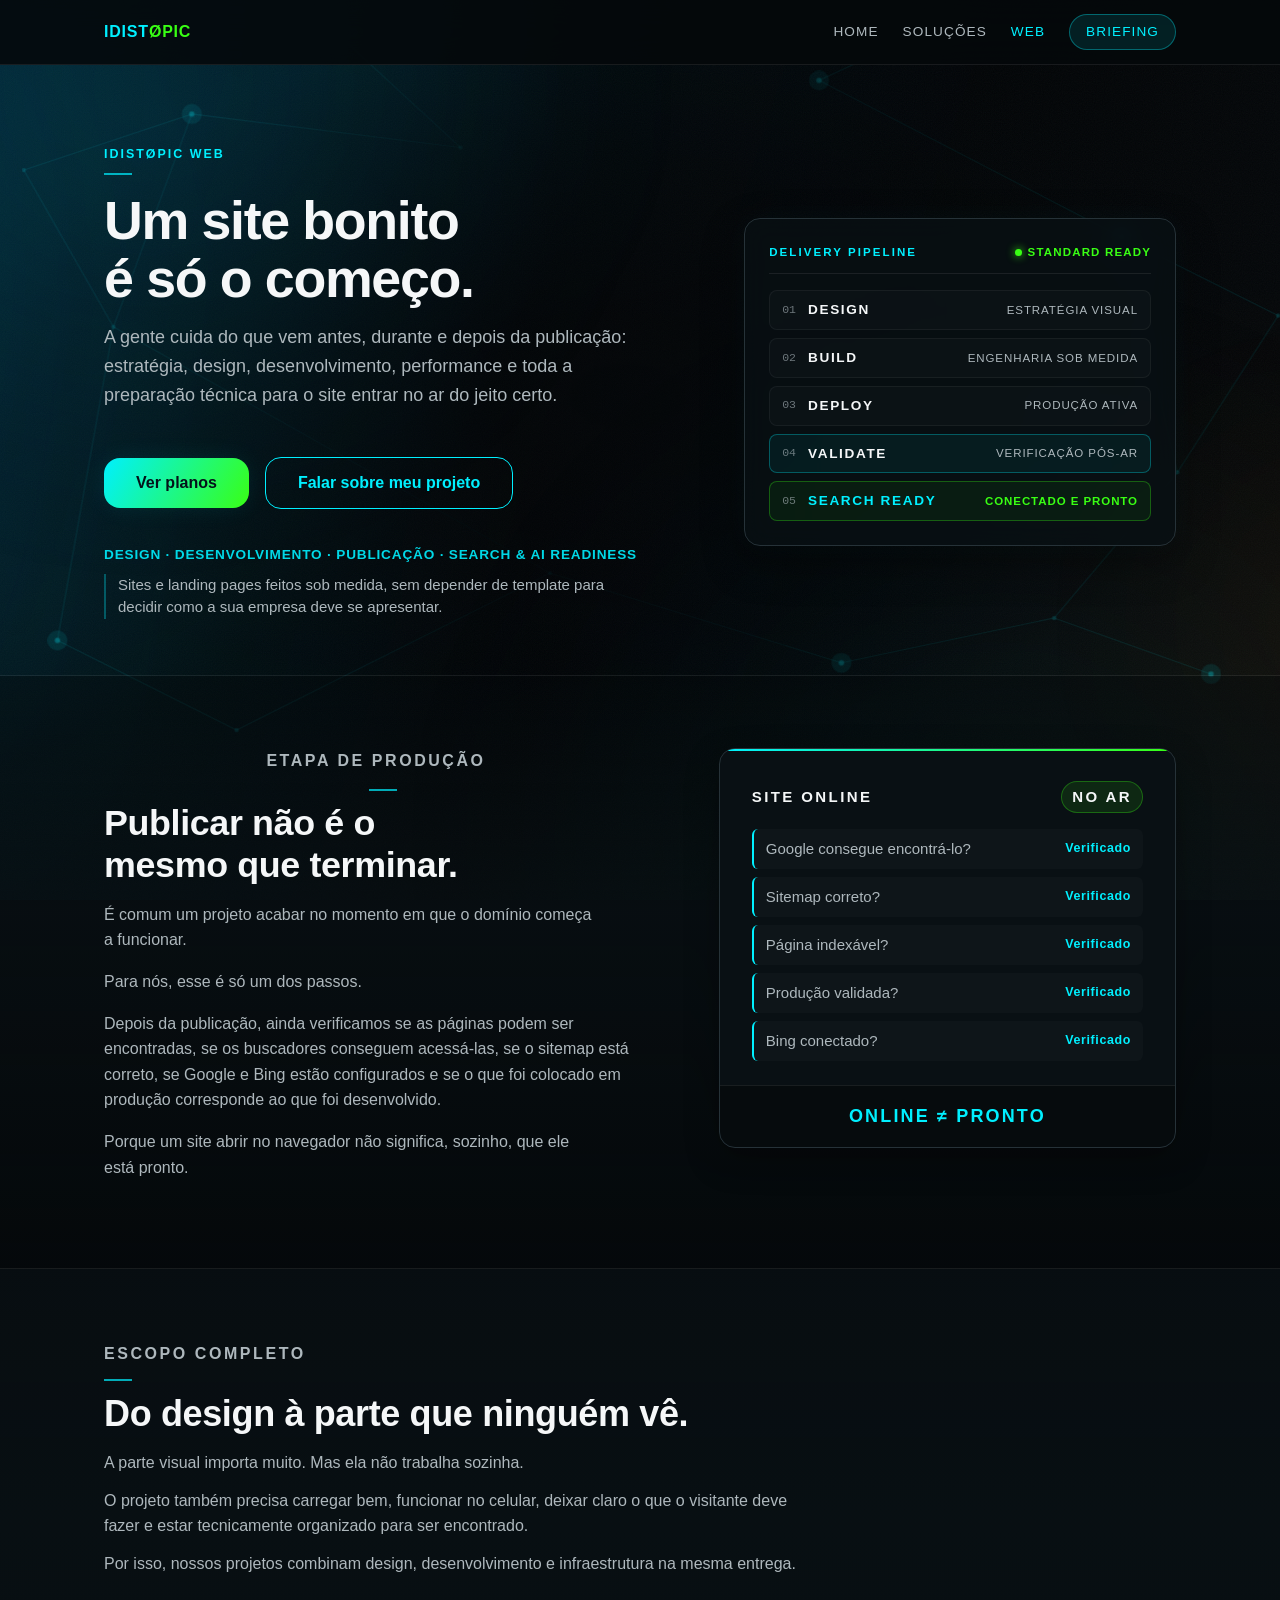
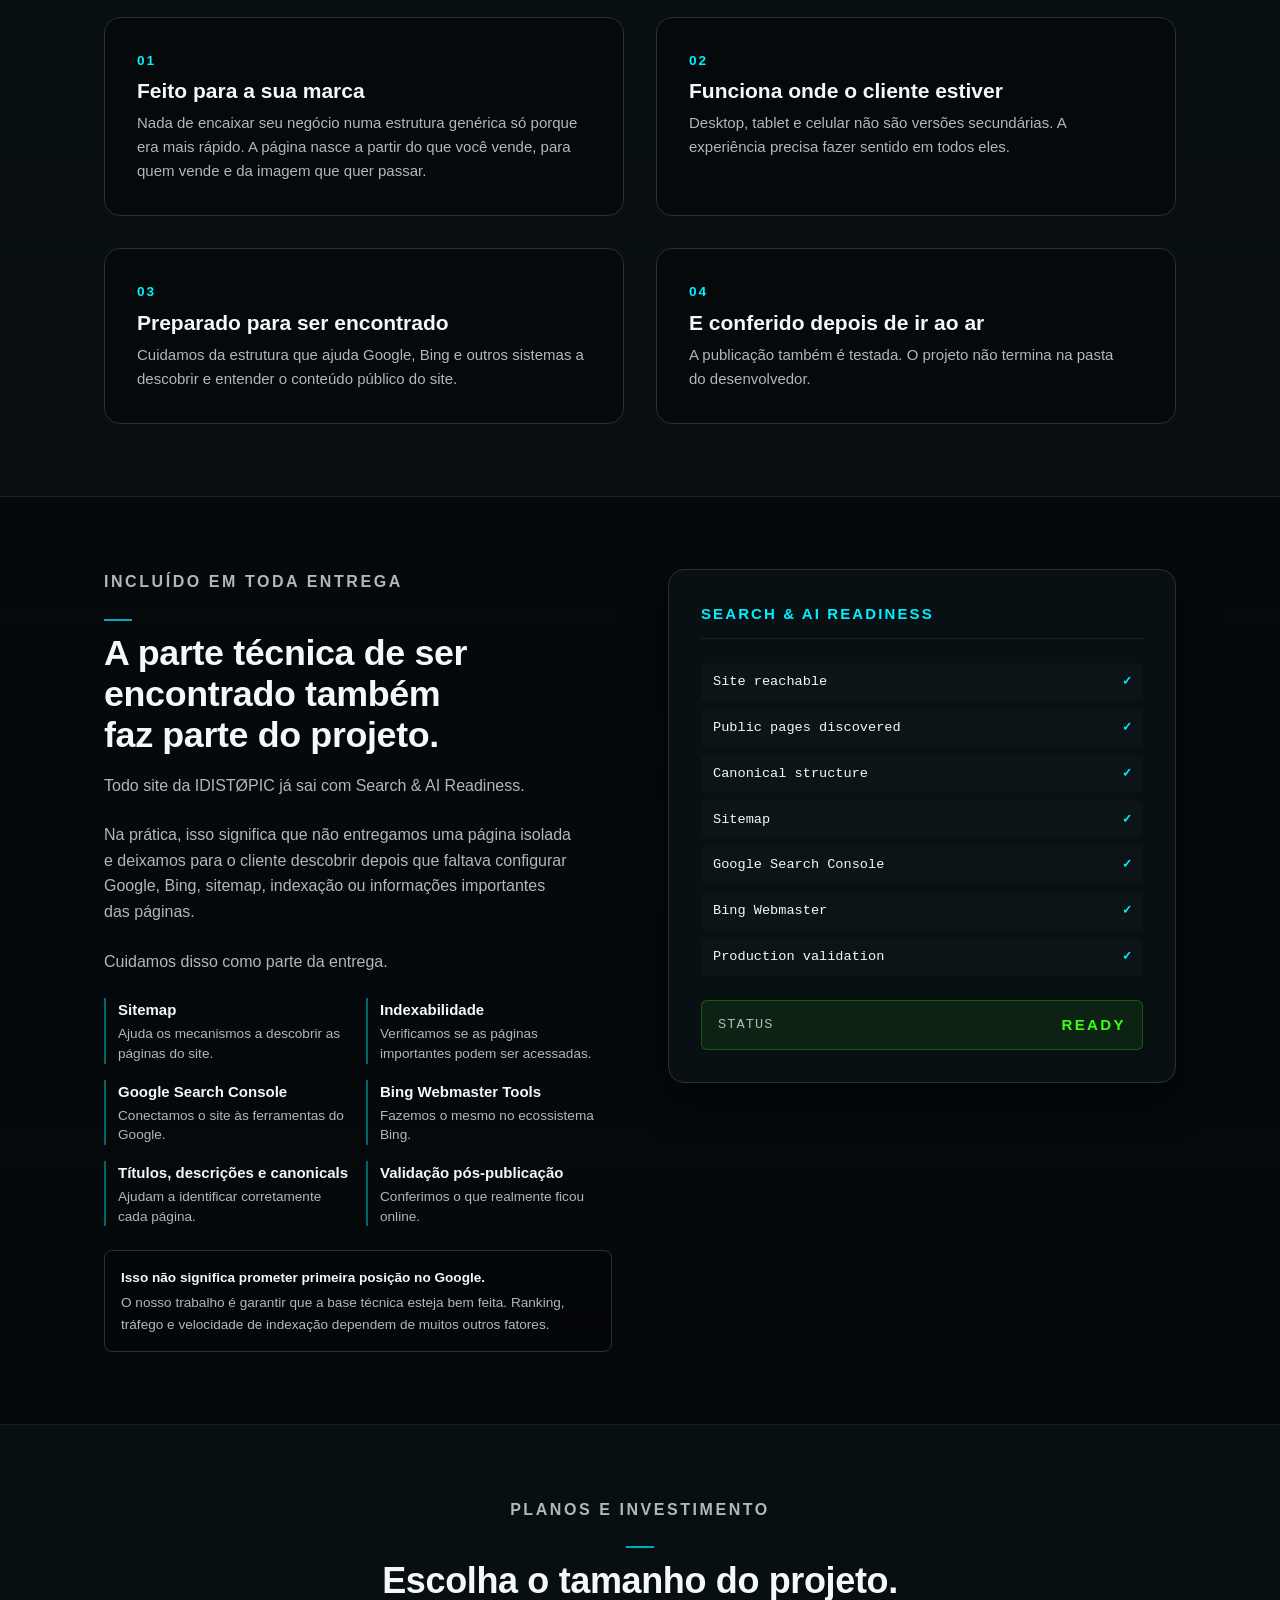
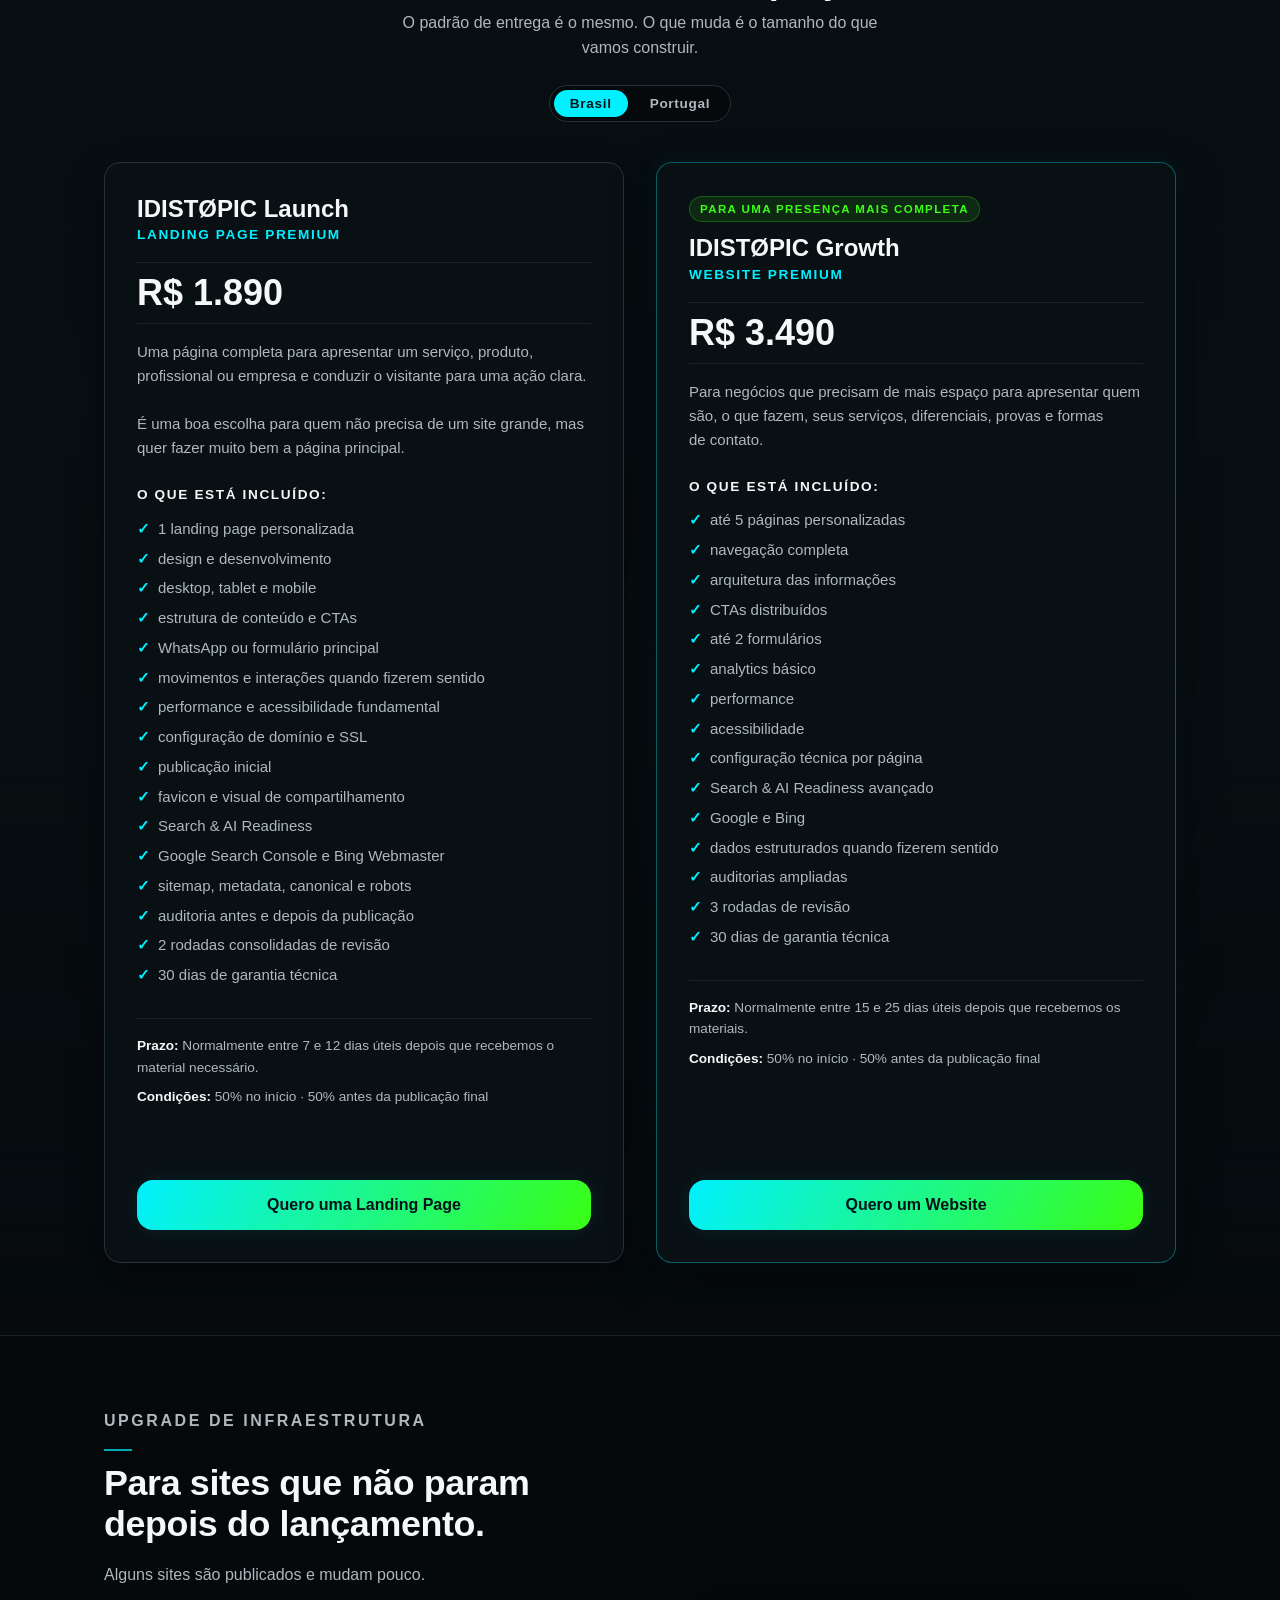
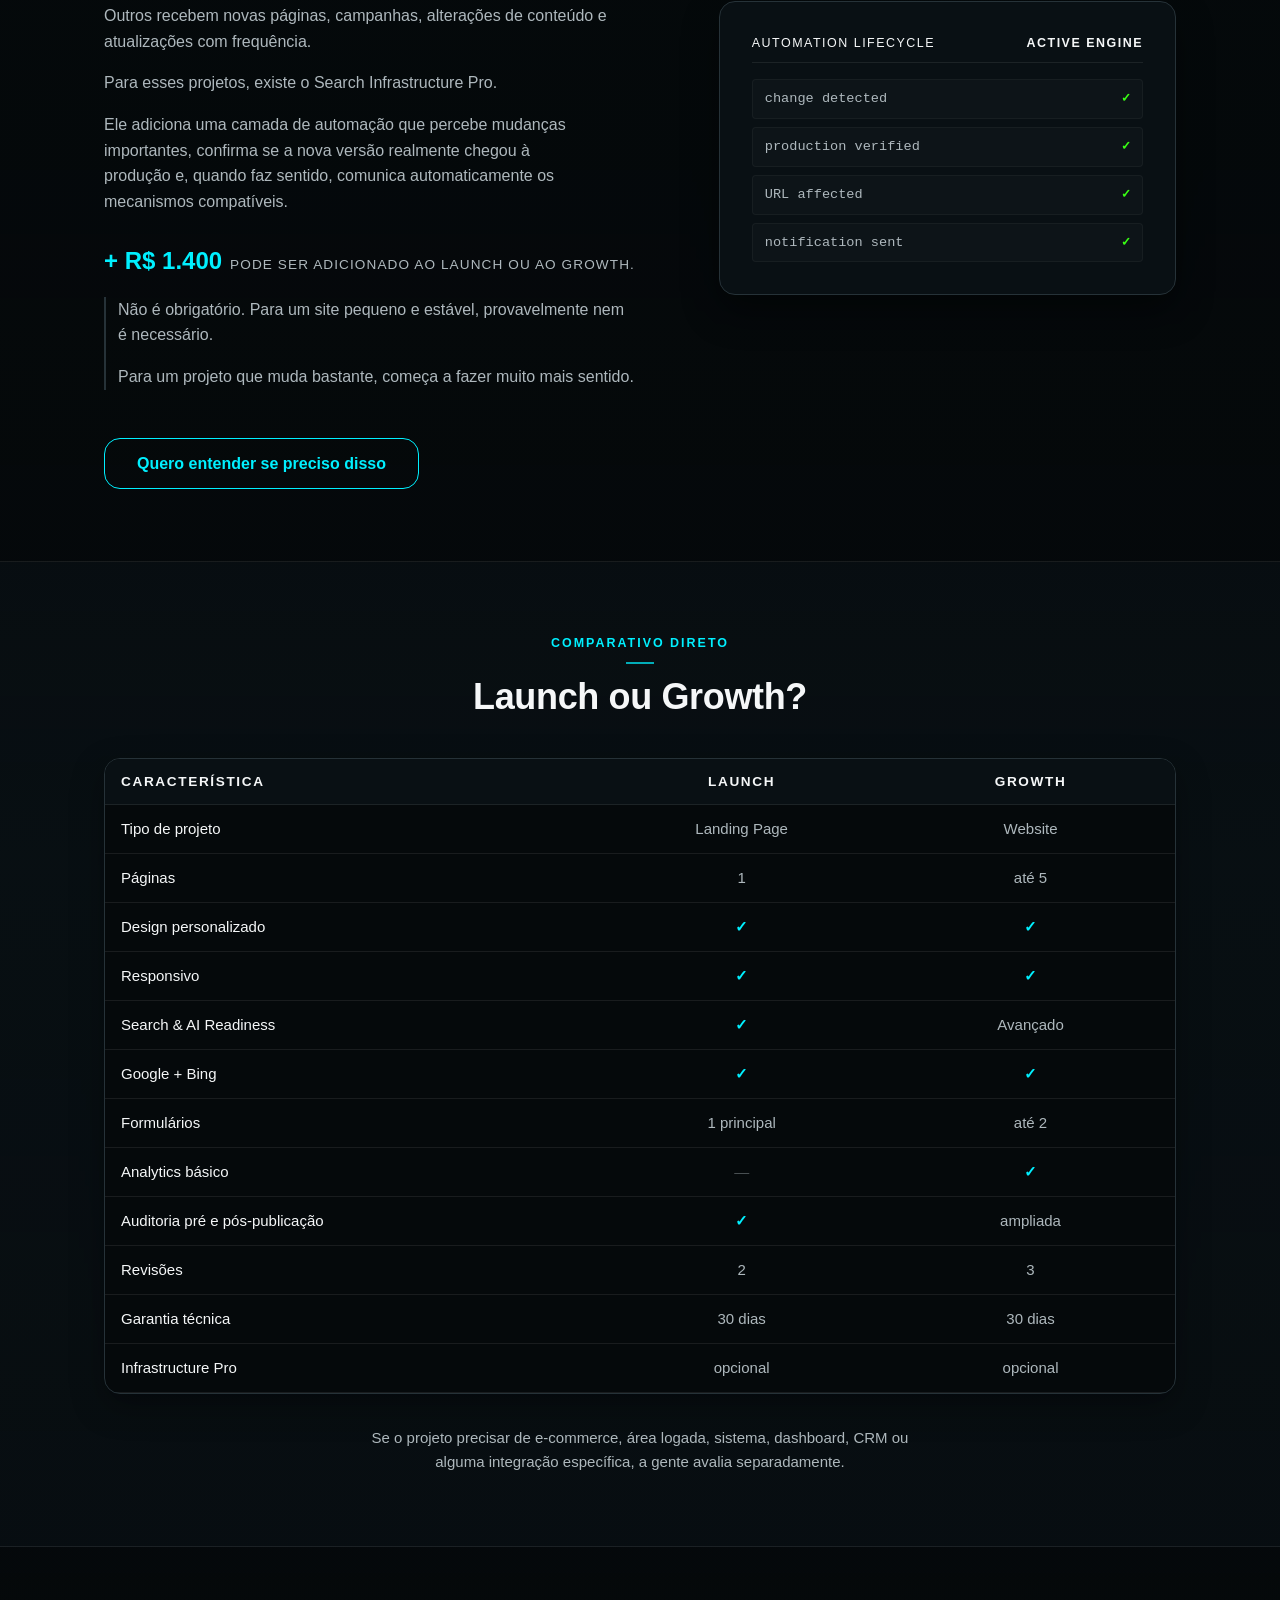
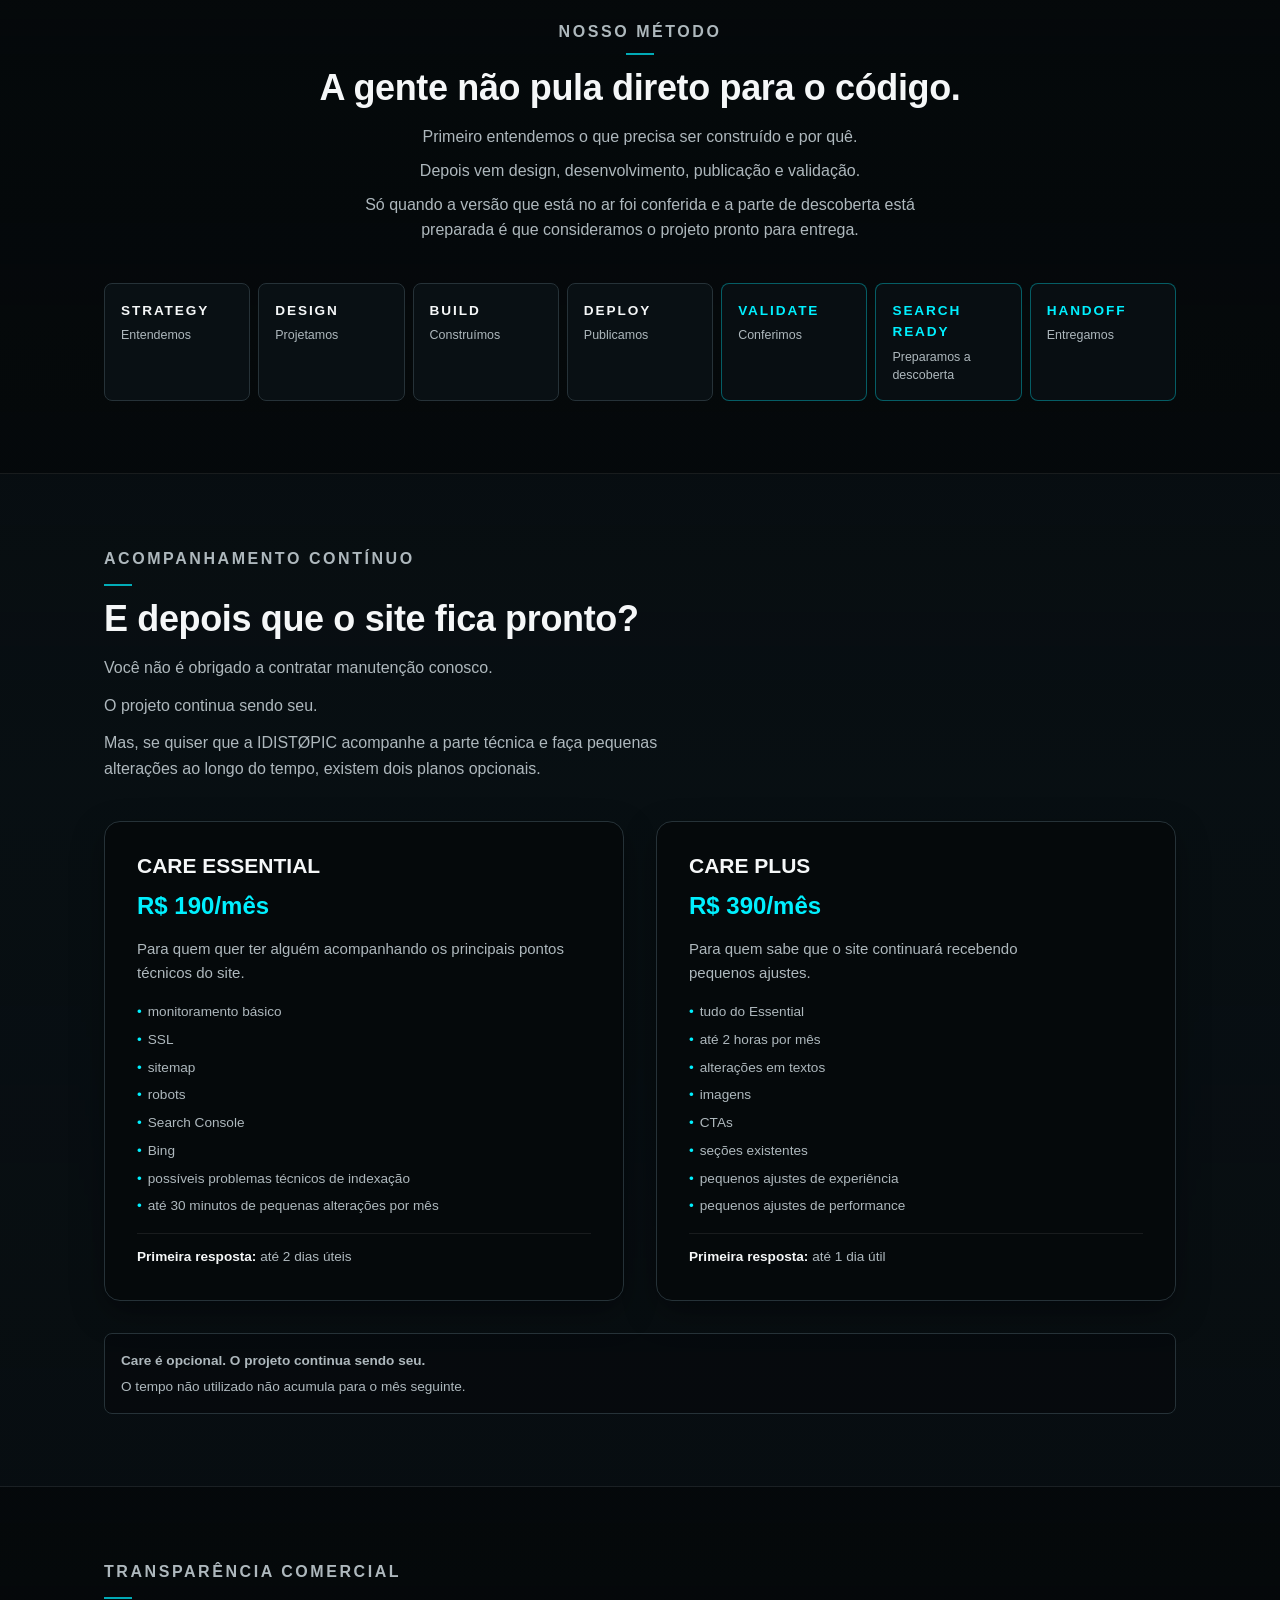
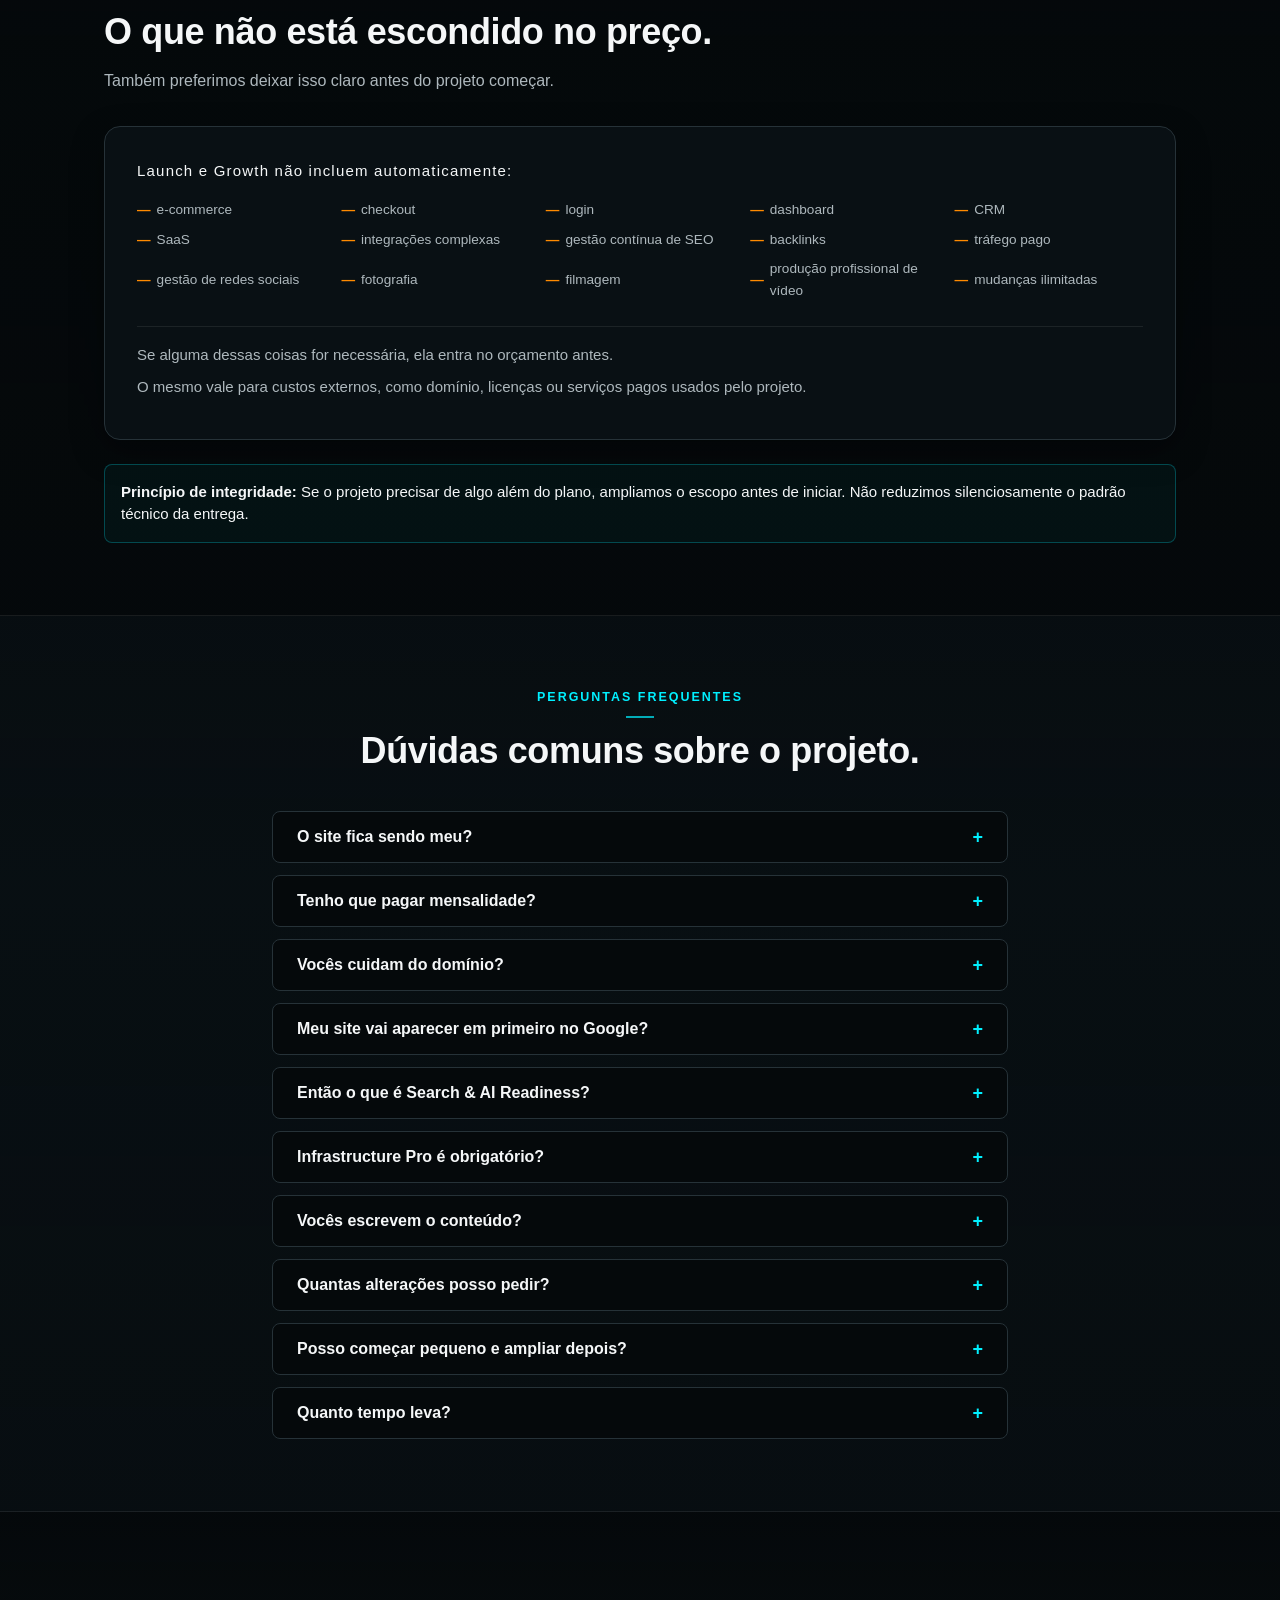
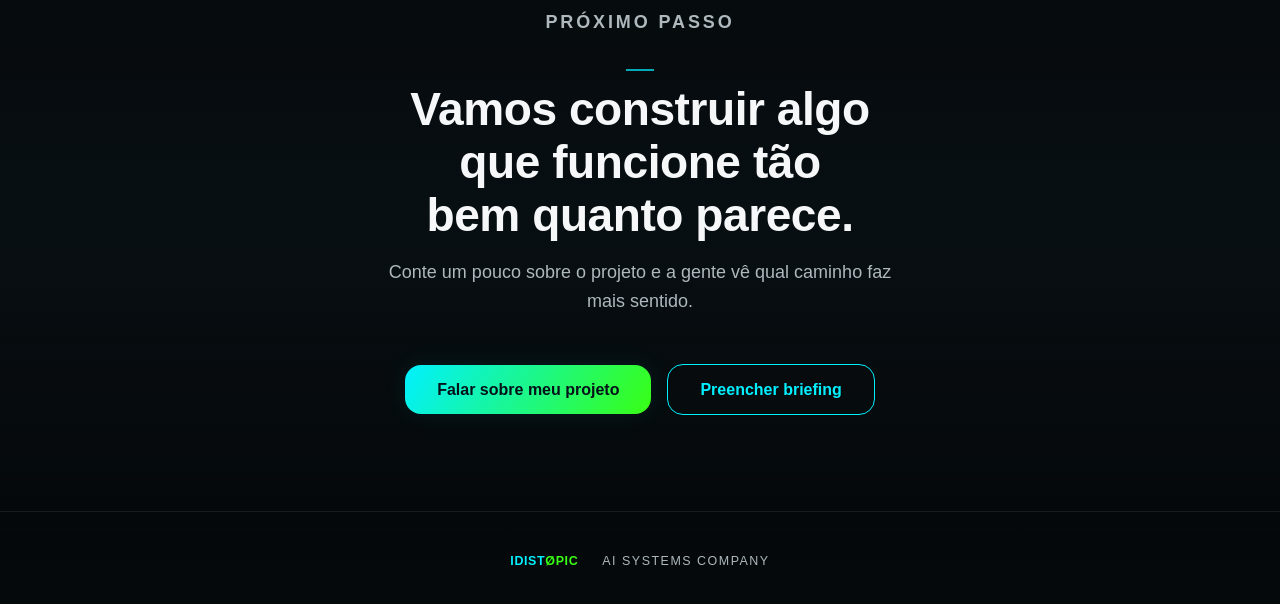
<file: web.html>
<!doctype html>
<html lang="pt-BR">
<head>
  <meta charset="utf-8" />
  <meta name="viewport" content="width=device-width, initial-scale=1" />
  <title>Sites &amp; Landing Pages Premium | IDISTØPIC</title>
  <meta name="description" content="Sites e landing pages personalizados com design, desenvolvimento, publicação e Search &amp; AI Readiness incluído na entrega." />
  <meta name="theme-color" content="#05090b" />
  <link rel="canonical" href="https://www.idistopic.com/web" />

  <!-- Favicons oficiais -->
  <link rel="icon" type="image/png" sizes="32x32" href="assets/brand/favicon-32.png" />
  <link rel="icon" type="image/png" sizes="192x192" href="assets/brand/favicon-192.png" />
  <link rel="apple-touch-icon" href="assets/brand/apple-touch-icon.png" />

  <!-- Open Graph / Redes Sociais -->
  <meta property="og:type" content="website" />
  <meta property="og:site_name" content="IDISTØPIC" />
  <meta property="og:locale" content="pt_BR" />
  <meta property="og:url" content="https://www.idistopic.com/web" />
  <meta property="og:title" content="Sites &amp; Landing Pages Premium | IDISTØPIC" />
  <meta property="og:description" content="Sites e landing pages personalizados com design, desenvolvimento, publicação e Search &amp; AI Readiness incluído na entrega." />
  <meta property="og:image" content="https://www.idistopic.com/assets/brand/og-idistopic-1200x630.png" />
  <meta property="og:image:width" content="1200" />
  <meta property="og:image:height" content="630" />
  <meta property="og:image:alt" content="Marca IDISTØPIC sobre fundo azul-petróleo." />

  <!-- Twitter Card -->
  <meta name="twitter:card" content="summary_large_image" />
  <meta name="twitter:title" content="Sites &amp; Landing Pages Premium | IDISTØPIC" />
  <meta name="twitter:description" content="Sites e landing pages personalizados com design, desenvolvimento, publicação e Search &amp; AI Readiness incluído na entrega." />
  <meta name="twitter:image" content="https://www.idistopic.com/assets/brand/og-idistopic-1200x630.png" />

  <link rel="stylesheet" href="homepage-v1.css" />
  <link rel="stylesheet" href="web.css" />
</head>
<body>

  <!-- AMBIENTE CINEMATOGRÁFICO DE FUNDO (Determinístico e Acessível) -->
  <div class="ambiente" aria-hidden="true">
    <div class="ambiente-base"></div>
    <div class="ambiente-luz">
      <span class="luz luz-fria"></span>
      <span class="luz luz-profunda"></span>
      <span class="luz luz-quente"></span>
      <span class="luz luz-volume"></span>
    </div>

    <svg class="ambiente-neural" viewBox="0 0 1440 900" preserveAspectRatio="xMidYMid slice" focusable="false">
      <defs>
        <linearGradient id="traco-energia-web" x1="0" y1="0" x2="1" y2="0">
          <stop offset="0%" stop-opacity="0" />
          <stop offset="50%" stop-opacity="1" />
          <stop offset="100%" stop-opacity="0" />
        </linearGradient>
      </defs>
      <g class="plano plano-fundo">
        <g class="conexoes">
          <path d="M60 120 L210 60" /><path d="M60 120 L150 300" /><path d="M150 300 L40 470" />
          <path d="M40 470 L260 420" /><path d="M260 420 L150 300" /><path d="M40 470 L120 700" />
          <path d="M120 700 L300 820" /><path d="M300 820 L480 840" /><path d="M210 60 L430 60" />
          <path d="M430 60 L520 300" /><path d="M520 300 L260 420" /><path d="M1010 60 L1180 180" />
          <path d="M1180 180 L1320 120" /><path d="M1320 120 L1400 300" /><path d="M1400 300 L1240 520" />
          <path d="M1240 520 L1080 420" /><path d="M1080 420 L1180 180" /><path d="M1240 520 L1340 700" />
          <path d="M1340 700 L1120 760" /><path d="M1120 760 L940 840" /><path d="M940 840 L700 860" />
          <path d="M700 860 L480 840" /><path d="M520 300 L700 860" /><path d="M1080 420 L940 840" />
        </g>
        <g class="nos">
          <circle cx="60" cy="120" r="1.6" /><circle cx="210" cy="60" r="1.6" /><circle cx="150" cy="300" r="1.6" /><circle cx="40" cy="470" r="1.6" /><circle cx="260" cy="420" r="1.6" />
          <circle cx="120" cy="700" r="1.6" /><circle cx="300" cy="820" r="1.6" /><circle cx="430" cy="60" r="1.6" /><circle cx="520" cy="300" r="1.6" /><circle cx="1010" cy="60" r="1.6" />
          <circle cx="1180" cy="180" r="1.6" /><circle cx="1080" cy="420" r="1.6" /><circle cx="1320" cy="120" r="1.6" /><circle cx="1400" cy="300" r="1.6" /><circle cx="1240" cy="520" r="1.6" />
          <circle cx="1120" cy="760" r="1.6" /><circle cx="1340" cy="700" r="1.6" /><circle cx="480" cy="840" r="1.6" /><circle cx="700" cy="860" r="1.6" /><circle cx="940" cy="840" r="1.6" />
        </g>
      </g>
      <g class="plano plano-medio">
        <g class="conexoes">
          <path d="M170 200 L320 150" /><path d="M170 200 L250 340" /><path d="M320 150 L250 340" />
          <path d="M250 340 L200 620" /><path d="M200 620 L360 700" /><path d="M1150 260 L1290 330" />
          <path d="M1290 330 L1200 470" /><path d="M1200 470 L1150 260" /><path d="M1200 470 L1090 600" />
          <path d="M1090 600 L1230 650" /><path d="M320 150 L560 180" /><path d="M1150 260 L880 120" />
          <path d="M250 340 L640 560" /><path d="M640 560 L900 640" /><path d="M900 640 L1090 600" />
          <path d="M360 700 L640 560" /><path d="M880 120 L1010 60" /><path d="M560 180 L430 60" />
        </g>
        <g class="nos">
          <circle cx="170" cy="200" r="2" /><circle cx="320" cy="150" r="2" /><circle cx="250" cy="340" r="2" /><circle cx="1150" cy="260" r="2" /><circle cx="1290" cy="330" r="2" />
          <circle cx="1200" cy="470" r="2" /><circle cx="200" cy="620" r="2" /><circle cx="360" cy="700" r="2" /><circle cx="1230" cy="650" r="2" /><circle cx="1090" cy="600" r="2" />
          <circle cx="560" cy="180" r="2" /><circle cx="880" cy="120" r="2" /><circle cx="640" cy="560" r="2" /><circle cx="900" cy="640" r="2" />
        </g>
      </g>
      <g class="plano plano-frente">
        <g class="nos">
          <circle cx="320" cy="150" r="2.6" /><circle cx="1150" cy="260" r="2.6" /><circle cx="200" cy="620" r="2.6" /><circle cx="1230" cy="650" r="2.6" /><circle cx="880" cy="120" r="2.6" />
          <circle cx="900" cy="640" r="2.6" />
        </g>
        <g class="halos">
          <circle cx="320" cy="150" r="9" /><circle cx="1150" cy="260" r="9" /><circle cx="200" cy="620" r="9" /><circle cx="1230" cy="650" r="9" /><circle cx="880" cy="120" r="9" />
          <circle cx="900" cy="640" r="9" />
        </g>
        <g class="energia">
          <path d="M320 150 L560 180 L880 120" />
          <path d="M250 340 L640 560 L900 640" />
          <path d="M1090 600 L1230 650" />
        </g>
      </g>
    </svg>
    <div class="ambiente-grao"></div>
    <div class="ambiente-vinheta"></div>
  </div>

  <!-- SKIP LINK / ACESSIBILIDADE -->
  <a href="#conteudo" class="pular-navegacao skip-link">Ir para o conteúdo</a>

  <!-- CABEÇALHO OFICIAL DO DESIGN SYSTEM -->
  <header class="cabecalho" id="topo">
    <div class="container cabecalho-inner">
      <a class="cabecalho-marca" href="/" aria-label="IDISTØPIC — Início">
        <strong class="footer-logo"><span class="cyan">IDIST</span><span class="green">ØPIC</span></strong>
      </a>

      <nav class="cabecalho-nav" aria-label="Navegação principal">
        <a href="/">Home</a>
        <a href="/solucoes">Soluções</a>
        <a href="/web" class="active" aria-current="page">Web</a>
        <a href="/briefing" class="cabecalho-cta">Briefing</a>
      </nav>
    </div>
  </header>

  <main id="conteudo">

    <!-- ====================================================================
         SECTION 01 — HERO
         ==================================================================== -->
    <header class="hero-web" id="hero">
      <div class="container hero-grid">
        <div class="hero-left reveal">
          <p class="eyebrow">IDISTØPIC WEB</p>
          <span class="accent-line" aria-hidden="true"></span>
          <h1>Um site bonito é só o começo.</h1>
          <p class="hero-body">A gente cuida do que vem antes, durante e depois da publicação: estratégia, design, desenvolvimento, performance e toda a preparação técnica para o site entrar no ar do jeito certo.</p>
          
          <div class="hero-ctas">
            <a class="cta cta-primary" href="#planos">Ver planos</a>
            <a class="cta cta-secondary" href="/briefing">Falar sobre meu projeto</a>
          </div>

          <p class="hero-proof">Design · Desenvolvimento · Publicação · Search &amp; AI Readiness</p>
          <p class="hero-secondary-text">Sites e landing pages feitos sob medida, sem depender de template para decidir como a sua empresa deve se apresentar.</p>
        </div>

        <div class="hero-right reveal">
          <div class="pipeline-card" aria-label="Ciclo de entrega IDISTØPIC WEB">
            <div class="pipeline-card-header">
              <span class="pipeline-badge">Delivery Pipeline</span>
              <span class="pipeline-live-dot">Standard Ready</span>
            </div>
            <div class="pipeline-steps">
              <div class="pipeline-step">
                <div class="step-meta">
                  <span class="step-num">01</span>
                  <span class="step-name">DESIGN</span>
                </div>
                <span class="step-status">Estratégia visual</span>
              </div>
              <div class="pipeline-step">
                <div class="step-meta">
                  <span class="step-num">02</span>
                  <span class="step-name">BUILD</span>
                </div>
                <span class="step-status">Engenharia sob medida</span>
              </div>
              <div class="pipeline-step">
                <div class="step-meta">
                  <span class="step-num">03</span>
                  <span class="step-name">DEPLOY</span>
                </div>
                <span class="step-status">Produção ativa</span>
              </div>
              <div class="pipeline-step active">
                <div class="step-meta">
                  <span class="step-num">04</span>
                  <span class="step-name">VALIDATE</span>
                </div>
                <span class="step-status">Verificação pós-ar</span>
              </div>
              <div class="pipeline-step ready">
                <div class="step-meta">
                  <span class="step-num">05</span>
                  <span class="step-name">SEARCH READY</span>
                </div>
                <span class="step-status">Conectado e pronto</span>
              </div>
            </div>
          </div>
        </div>
      </div>
    </header>

    <!-- ====================================================================
         SECTION 02 — PUBLISHING IS NOT FINISHING
         ==================================================================== -->
    <section class="publishing-section" id="publicacao">
      <div class="container publishing-grid">
        <div class="publishing-content reveal">
          <p class="eyebrow">Etapa de produção</p>
          <span class="accent-line" aria-hidden="true"></span>
          <h2>Publicar não é o mesmo que terminar.</h2>
          <p>É comum um projeto acabar no momento em que o domínio começa a funcionar.</p>
          <p>Para nós, esse é só um dos passos.</p>
          <p>Depois da publicação, ainda verificamos se as páginas podem ser encontradas, se os buscadores conseguem acessá-las, se o sitemap está correto, se Google e Bing estão configurados e se o que foi colocado em produção corresponde ao que foi desenvolvido.</p>
          <p>Porque um site abrir no navegador não significa, sozinho, que ele está pronto.</p>
        </div>

        <div class="publishing-visual reveal">
          <div class="editorial-comparison">
            <div class="online-card-title">
              <span>SITE ONLINE</span>
              <span class="online-status-tag">No ar</span>
            </div>
            <ul class="questions-list">
              <li>
                <span>Google consegue encontrá-lo?</span>
                <span class="question-state">Verificado</span>
              </li>
              <li>
                <span>Sitemap correto?</span>
                <span class="question-state">Verificado</span>
              </li>
              <li>
                <span>Página indexável?</span>
                <span class="question-state">Verificado</span>
              </li>
              <li>
                <span>Produção validada?</span>
                <span class="question-state">Verificado</span>
              </li>
              <li>
                <span>Bing conectado?</span>
                <span class="question-state">Verificado</span>
              </li>
            </ul>
            <div class="verdict-statement">
              <strong>ONLINE ≠ PRONTO</strong>
            </div>
          </div>
        </div>
      </div>
    </section>

    <!-- ====================================================================
         SECTION 03 — WHAT WE DELIVER
         ==================================================================== -->
    <section class="deliver-section" id="entrega">
      <div class="container">
        <div class="deliver-header reveal">
          <p class="eyebrow">Escopo completo</p>
          <span class="accent-line" aria-hidden="true"></span>
          <h2>Do design à parte que ninguém vê.</h2>
          <p>A parte visual importa muito. Mas ela não trabalha sozinha.</p>
          <p>O projeto também precisa carregar bem, funcionar no celular, deixar claro o que o visitante deve fazer e estar tecnicamente organizado para ser encontrado.</p>
          <p>Por isso, nossos projetos combinam design, desenvolvimento e infraestrutura na mesma entrega.</p>
        </div>

        <div class="deliver-grid">
          <div class="deliver-card reveal">
            <span class="deliver-card-num">01</span>
            <h3>Feito para a sua marca</h3>
            <p>Nada de encaixar seu negócio numa estrutura genérica só porque era mais rápido. A página nasce a partir do que você vende, para quem vende e da imagem que quer passar.</p>
          </div>

          <div class="deliver-card reveal">
            <span class="deliver-card-num">02</span>
            <h3>Funciona onde o cliente estiver</h3>
            <p>Desktop, tablet e celular não são versões secundárias. A experiência precisa fazer sentido em todos eles.</p>
          </div>

          <div class="deliver-card reveal">
            <span class="deliver-card-num">03</span>
            <h3>Preparado para ser encontrado</h3>
            <p>Cuidamos da estrutura que ajuda Google, Bing e outros sistemas a descobrir e entender o conteúdo público do site.</p>
          </div>

          <div class="deliver-card reveal">
            <span class="deliver-card-num">04</span>
            <h3>E conferido depois de ir ao ar</h3>
            <p>A publicação também é testada. O projeto não termina na pasta do desenvolvedor.</p>
          </div>
        </div>
      </div>
    </section>

    <!-- ====================================================================
         SECTION 04 — SEARCH & AI READINESS
         ==================================================================== -->
    <section class="readiness-section" id="readiness">
      <div class="container readiness-grid">
        <div class="readiness-left reveal">
          <p class="eyebrow">INCLUÍDO EM TODA ENTREGA</p>
          <span class="accent-line" aria-hidden="true"></span>
          <h2>A parte técnica de ser encontrado também faz parte do projeto.</h2>
          <p>Todo site da IDISTØPIC já sai com Search &amp; AI Readiness.</p>
          <p>Na prática, isso significa que não entregamos uma página isolada e deixamos para o cliente descobrir depois que faltava configurar Google, Bing, sitemap, indexação ou informações importantes das páginas.</p>
          <p>Cuidamos disso como parte da entrega.</p>

          <div class="readiness-items-list">
            <div class="readiness-detail-item">
              <strong>Sitemap</strong>
              <span>Ajuda os mecanismos a descobrir as páginas do site.</span>
            </div>
            <div class="readiness-detail-item">
              <strong>Indexabilidade</strong>
              <span>Verificamos se as páginas importantes podem ser acessadas.</span>
            </div>
            <div class="readiness-detail-item">
              <strong>Google Search Console</strong>
              <span>Conectamos o site às ferramentas do Google.</span>
            </div>
            <div class="readiness-detail-item">
              <strong>Bing Webmaster Tools</strong>
              <span>Fazemos o mesmo no ecossistema Bing.</span>
            </div>
            <div class="readiness-detail-item">
              <strong>Títulos, descrições e canonicals</strong>
              <span>Ajudam a identificar corretamente cada página.</span>
            </div>
            <div class="readiness-detail-item">
              <strong>Validação pós-publicação</strong>
              <span>Conferimos o que realmente ficou online.</span>
            </div>
          </div>

          <div class="readiness-disclaimer">
            <strong>Isso não significa prometer primeira posição no Google.</strong>
            <span>O nosso trabalho é garantir que a base técnica esteja bem feita. Ranking, tráfego e velocidade de indexação dependem de muitos outros fatores.</span>
          </div>
        </div>

        <div class="readiness-right reveal">
          <div class="readiness-panel">
            <div class="panel-title-bar">
              <span>SEARCH &amp; AI READINESS</span>
            </div>
            <div class="panel-check-rows">
              <div class="panel-row">
                <span>Site reachable</span>
                <span class="check-icon-cyan">✓</span>
              </div>
              <div class="panel-row">
                <span>Public pages discovered</span>
                <span class="check-icon-cyan">✓</span>
              </div>
              <div class="panel-row">
                <span>Canonical structure</span>
                <span class="check-icon-cyan">✓</span>
              </div>
              <div class="panel-row">
                <span>Sitemap</span>
                <span class="check-icon-cyan">✓</span>
              </div>
              <div class="panel-row">
                <span>Google Search Console</span>
                <span class="check-icon-cyan">✓</span>
              </div>
              <div class="panel-row">
                <span>Bing Webmaster</span>
                <span class="check-icon-cyan">✓</span>
              </div>
              <div class="panel-row">
                <span>Production validation</span>
                <span class="check-icon-cyan">✓</span>
              </div>
            </div>
            <div class="panel-status-bar">
              <span>Status</span>
              <strong>READY</strong>
            </div>
          </div>
        </div>
      </div>
    </section>

    <!-- ====================================================================
         SECTION 05 — PRICING / PLANS
         ==================================================================== -->
    <section class="pricing-section" id="planos">
      <div class="container">
        <div class="pricing-header reveal">
          <p class="eyebrow">Planos e investimento</p>
          <span class="accent-line" aria-hidden="true"></span>
          <h2>Escolha o tamanho do projeto.</h2>
          <p>O padrão de entrega é o mesmo. O que muda é o tamanho do que vamos construir.</p>

          <!-- SELETOR DE MERCADO / MOEDA ACESSÍVEL -->
          <div class="market-selector-wrapper" role="tablist" aria-label="Seletor de mercado e moeda">
            <button type="button" class="market-btn active" role="tab" aria-selected="true" data-market="br">Brasil</button>
            <button type="button" class="market-btn" role="tab" aria-selected="false" data-market="pt">Portugal</button>
          </div>
        </div>

        <div class="plans-grid">
          <!-- PLAN A — LAUNCH -->
          <div class="plan-card reveal">
            <div class="plan-top">
              <h3 class="plan-name">IDISTØPIC Launch</h3>
              <span class="plan-subtitle">Landing Page Premium</span>
              
              <div class="plan-price-block">
                <div class="plan-price" data-price-br="R$ 1.890" data-price-pt="€ 490">R$ 1.890</div>
              </div>

              <p class="plan-desc">Uma página completa para apresentar um serviço, produto, profissional ou empresa e conduzir o visitante para uma ação clara.</p>
              <p class="plan-desc">É uma boa escolha para quem não precisa de um site grande, mas quer fazer muito bem a página principal.</p>

              <span class="plan-features-title">O que está incluído:</span>
              <ul class="plan-features-list">
                <li>1 landing page personalizada</li>
                <li>design e desenvolvimento</li>
                <li>desktop, tablet e mobile</li>
                <li>estrutura de conteúdo e CTAs</li>
                <li>WhatsApp ou formulário principal</li>
                <li>movimentos e interações quando fizerem sentido</li>
                <li>performance e acessibilidade fundamental</li>
                <li>configuração de domínio e SSL</li>
                <li>publicação inicial</li>
                <li>favicon e visual de compartilhamento</li>
                <li>Search &amp; AI Readiness</li>
                <li>Google Search Console e Bing Webmaster</li>
                <li>sitemap, metadata, canonical e robots</li>
                <li>auditoria antes e depois da publicação</li>
                <li>2 rodadas consolidadas de revisão</li>
                <li>30 dias de garantia técnica</li>
              </ul>

              <div class="plan-meta-block">
                <div class="plan-meta-item">
                  <strong>Prazo:</strong> Normalmente entre 7 e 12 dias úteis depois que recebemos o material necessário.
                </div>
                <div class="plan-meta-item">
                  <strong>Condições:</strong> 50% no início · 50% antes da publicação final
                </div>
              </div>
            </div>

            <div class="plan-cta-wrapper">
              <a class="cta cta-primary" href="/briefing">Quero uma Landing Page</a>
            </div>
          </div>

          <!-- PLAN B — GROWTH -->
          <div class="plan-card plan-growth reveal">
            <div class="plan-top">
              <span class="plan-distinction-badge">Para uma presença mais completa</span>
              <h3 class="plan-name">IDISTØPIC Growth</h3>
              <span class="plan-subtitle">Website Premium</span>

              <div class="plan-price-block">
                <div class="plan-price" data-price-br="R$ 3.490" data-price-pt="€ 890">R$ 3.490</div>
              </div>

              <p class="plan-desc">Para negócios que precisam de mais espaço para apresentar quem são, o que fazem, seus serviços, diferenciais, provas e formas de contato.</p>

              <span class="plan-features-title">O que está incluído:</span>
              <ul class="plan-features-list">
                <li>até 5 páginas personalizadas</li>
                <li>navegação completa</li>
                <li>arquitetura das informações</li>
                <li>CTAs distribuídos</li>
                <li>até 2 formulários</li>
                <li>analytics básico</li>
                <li>performance</li>
                <li>acessibilidade</li>
                <li>configuração técnica por página</li>
                <li>Search &amp; AI Readiness avançado</li>
                <li>Google e Bing</li>
                <li>dados estruturados quando fizerem sentido</li>
                <li>auditorias ampliadas</li>
                <li>3 rodadas de revisão</li>
                <li>30 dias de garantia técnica</li>
              </ul>

              <div class="plan-meta-block">
                <div class="plan-meta-item">
                  <strong>Prazo:</strong> Normalmente entre 15 e 25 dias úteis depois que recebemos os materiais.
                </div>
                <div class="plan-meta-item">
                  <strong>Condições:</strong> 50% no início · 50% antes da publicação final
                </div>
              </div>
            </div>

            <div class="plan-cta-wrapper">
              <a class="cta cta-primary" href="/briefing">Quero um Website</a>
            </div>
          </div>
        </div>
      </div>
    </section>

    <!-- ====================================================================
         SECTION 06 — SEARCH INFRASTRUCTURE PRO
         ==================================================================== -->
    <section class="infra-pro-section" id="infra-pro">
      <div class="container infra-pro-grid">
        <div class="infra-pro-content reveal">
          <p class="eyebrow">UPGRADE DE INFRAESTRUTURA</p>
          <span class="accent-line" aria-hidden="true"></span>
          <h2>Para sites que não param depois do lançamento.</h2>
          <p>Alguns sites são publicados e mudam pouco.</p>
          <p>Outros recebem novas páginas, campanhas, alterações de conteúdo e atualizações com frequência.</p>
          <p>Para esses projetos, existe o Search Infrastructure Pro.</p>
          <p>Ele adiciona uma camada de automação que percebe mudanças importantes, confirma se a nova versão realmente chegou à produção e, quando faz sentido, comunica automaticamente os mecanismos compatíveis.</p>

          <div class="infra-price-tag">
            <span class="infra-price-val" data-price-br="+ R$ 1.400" data-price-pt="+ € 400">+ R$ 1.400</span>
            <span class="infra-compat">Pode ser adicionado ao Launch ou ao Growth.</span>
          </div>

          <div class="infra-note">
            <p>Não é obrigatório. Para um site pequeno e estável, provavelmente nem é necessário.</p>
            <p>Para um projeto que muda bastante, começa a fazer muito mais sentido.</p>
          </div>

          <a class="cta cta-secondary" href="/briefing">Quero entender se preciso disso</a>
        </div>

        <div class="infra-pro-visual reveal">
          <div class="infra-events-card">
            <div class="events-header">
              <span>Automation Lifecycle</span>
              <span class="check-icon-cyan">Active Engine</span>
            </div>
            <div class="events-list">
              <div class="event-row">
                <span class="event-label">change detected</span>
                <span class="event-status">✓</span>
              </div>
              <div class="event-row">
                <span class="event-label">production verified</span>
                <span class="event-status">✓</span>
              </div>
              <div class="event-row">
                <span class="event-label">URL affected</span>
                <span class="event-status">✓</span>
              </div>
              <div class="event-row">
                <span class="event-label">notification sent</span>
                <span class="event-status">✓</span>
              </div>
            </div>
          </div>
        </div>
      </div>
    </section>

    <!-- ====================================================================
         SECTION 07 — COMPARISON (LAUNCH OU GROWTH?)
         ==================================================================== -->
    <section class="comparison-section" id="comparativo">
      <div class="container">
        <div class="reveal">
          <p class="eyebrow">Comparativo direto</p>
          <span class="accent-line" aria-hidden="true"></span>
          <h2>Launch ou Growth?</h2>
        </div>

        <div class="comparison-table-wrapper reveal">
          <table class="comparison-table">
            <thead>
              <tr>
                <th scope="col">Característica</th>
                <th scope="col">Launch</th>
                <th scope="col">Growth</th>
              </tr>
            </thead>
            <tbody>
              <tr>
                <td>Tipo de projeto</td>
                <td>Landing Page</td>
                <td>Website</td>
              </tr>
              <tr>
                <td>Páginas</td>
                <td>1</td>
                <td>até 5</td>
              </tr>
              <tr>
                <td>Design personalizado</td>
                <td><span class="check-cyan">✓</span></td>
                <td><span class="check-cyan">✓</span></td>
              </tr>
              <tr>
                <td>Responsivo</td>
                <td><span class="check-cyan">✓</span></td>
                <td><span class="check-cyan">✓</span></td>
              </tr>
              <tr>
                <td>Search &amp; AI Readiness</td>
                <td><span class="check-cyan">✓</span></td>
                <td>Avançado</td>
              </tr>
              <tr>
                <td>Google + Bing</td>
                <td><span class="check-cyan">✓</span></td>
                <td><span class="check-cyan">✓</span></td>
              </tr>
              <tr>
                <td>Formulários</td>
                <td>1 principal</td>
                <td>até 2</td>
              </tr>
              <tr>
                <td>Analytics básico</td>
                <td><span class="dash-muted">—</span></td>
                <td><span class="check-cyan">✓</span></td>
              </tr>
              <tr>
                <td>Auditoria pré e pós-publicação</td>
                <td><span class="check-cyan">✓</span></td>
                <td>ampliada</td>
              </tr>
              <tr>
                <td>Revisões</td>
                <td>2</td>
                <td>3</td>
              </tr>
              <tr>
                <td>Garantia técnica</td>
                <td>30 dias</td>
                <td>30 dias</td>
              </tr>
              <tr>
                <td>Infrastructure Pro</td>
                <td>opcional</td>
                <td>opcional</td>
              </tr>
            </tbody>
          </table>
        </div>

        <p class="comparison-note reveal">Se o projeto precisar de e-commerce, área logada, sistema, dashboard, CRM ou alguma integração específica, a gente avalia separadamente.</p>
      </div>
    </section>

    <!-- ====================================================================
         SECTION 08 — PROCESS
         ==================================================================== -->
    <section class="process-section" id="processo">
      <div class="container">
        <div class="process-header reveal">
          <p class="eyebrow">Nosso método</p>
          <span class="accent-line" aria-hidden="true"></span>
          <h2>A gente não pula direto para o código.</h2>
          <p>Primeiro entendemos o que precisa ser construído e por quê.</p>
          <p>Depois vem design, desenvolvimento, publicação e validação.</p>
          <p>Só quando a versão que está no ar foi conferida e a parte de descoberta está preparada é que consideramos o projeto pronto para entrega.</p>
        </div>

        <div class="process-timeline reveal">
          <div class="timeline-step">
            <span class="timeline-step-code">STRATEGY</span>
            <span class="timeline-step-label">Entendemos</span>
          </div>
          <div class="timeline-step">
            <span class="timeline-step-code">DESIGN</span>
            <span class="timeline-step-label">Projetamos</span>
          </div>
          <div class="timeline-step">
            <span class="timeline-step-code">BUILD</span>
            <span class="timeline-step-label">Construímos</span>
          </div>
          <div class="timeline-step">
            <span class="timeline-step-code">DEPLOY</span>
            <span class="timeline-step-label">Publicamos</span>
          </div>
          <div class="timeline-step step-post-deploy">
            <span class="timeline-step-code">VALIDATE</span>
            <span class="timeline-step-label">Conferimos</span>
          </div>
          <div class="timeline-step step-post-deploy">
            <span class="timeline-step-code">SEARCH READY</span>
            <span class="timeline-step-label">Preparamos a descoberta</span>
          </div>
          <div class="timeline-step step-post-deploy">
            <span class="timeline-step-code">HANDOFF</span>
            <span class="timeline-step-label">Entregamos</span>
          </div>
        </div>
      </div>
    </section>

    <!-- ====================================================================
         SECTION 09 — CARE
         ==================================================================== -->
    <section class="care-section" id="care">
      <div class="container">
        <div class="care-header reveal">
          <p class="eyebrow">Acompanhamento contínuo</p>
          <span class="accent-line" aria-hidden="true"></span>
          <h2>E depois que o site fica pronto?</h2>
          <p>Você não é obrigado a contratar manutenção conosco.</p>
          <p>O projeto continua sendo seu.</p>
          <p>Mas, se quiser que a IDISTØPIC acompanhe a parte técnica e faça pequenas alterações ao longo do tempo, existem dois planos opcionais.</p>
        </div>

        <div class="care-grid">
          <!-- CARE ESSENTIAL -->
          <div class="care-card reveal">
            <h3>CARE ESSENTIAL</h3>
            <div class="care-price" data-price-br="R$ 190/mês" data-price-pt="€ 59/mês">R$ 190/mês</div>
            <p>Para quem quer ter alguém acompanhando os principais pontos técnicos do site.</p>
            
            <ul class="care-includes-list">
              <li>monitoramento básico</li>
              <li>SSL</li>
              <li>sitemap</li>
              <li>robots</li>
              <li>Search Console</li>
              <li>Bing</li>
              <li>possíveis problemas técnicos de indexação</li>
              <li>até 30 minutos de pequenas alterações por mês</li>
            </ul>

            <div class="care-response">
              <strong>Primeira resposta:</strong> até 2 dias úteis
            </div>
          </div>

          <!-- CARE PLUS -->
          <div class="care-card reveal">
            <h3>CARE PLUS</h3>
            <div class="care-price" data-price-br="R$ 390/mês" data-price-pt="€ 99/mês">R$ 390/mês</div>
            <p>Para quem sabe que o site continuará recebendo pequenos ajustes.</p>

            <ul class="care-includes-list">
              <li>tudo do Essential</li>
              <li>até 2 horas por mês</li>
              <li>alterações em textos</li>
              <li>imagens</li>
              <li>CTAs</li>
              <li>seções existentes</li>
              <li>pequenos ajustes de experiência</li>
              <li>pequenos ajustes de performance</li>
            </ul>

            <div class="care-response">
              <strong>Primeira resposta:</strong> até 1 dia útil
            </div>
          </div>
        </div>

        <div class="care-statements reveal">
          <p><strong>Care é opcional. O projeto continua sendo seu.</strong></p>
          <p>O tempo não utilizado não acumula para o mês seguinte.</p>
        </div>
      </div>
    </section>

    <!-- ====================================================================
         SECTION 10 — TRANSPARENT SCOPE
         ==================================================================== -->
    <section class="scope-section" id="escopo">
      <div class="container">
        <div class="scope-header reveal">
          <p class="eyebrow">Transparência comercial</p>
          <span class="accent-line" aria-hidden="true"></span>
          <h2>O que não está escondido no preço.</h2>
          <p>Também preferimos deixar isso claro antes do projeto começar.</p>
        </div>

        <div class="scope-box reveal">
          <span class="scope-list-title">Launch e Growth não incluem automaticamente:</span>
          <div class="scope-excluded-grid">
            <span>e-commerce</span>
            <span>checkout</span>
            <span>login</span>
            <span>dashboard</span>
            <span>CRM</span>
            <span>SaaS</span>
            <span>integrações complexas</span>
            <span>gestão contínua de SEO</span>
            <span>backlinks</span>
            <span>tráfego pago</span>
            <span>gestão de redes sociais</span>
            <span>fotografia</span>
            <span>filmagem</span>
            <span>produção profissional de vídeo</span>
            <span>mudanças ilimitadas</span>
          </div>

          <div class="scope-expansion-note">
            <p>Se alguma dessas coisas for necessária, ela entra no orçamento antes.</p>
            <p>O mesmo vale para custos externos, como domínio, licenças ou serviços pagos usados pelo projeto.</p>
          </div>
        </div>

        <div class="scope-principle-card reveal">
          <strong>Princípio de integridade:</strong> Se o projeto precisar de algo além do plano, ampliamos o escopo antes de iniciar. Não reduzimos silenciosamente o padrão técnico da entrega.
        </div>
      </div>
    </section>

    <!-- ====================================================================
         SECTION 11 — FAQ ACCORDION
         ==================================================================== -->
    <section class="faq-section" id="faq">
      <div class="container">
        <div class="faq-header reveal">
          <p class="eyebrow">Perguntas frequentes</p>
          <span class="accent-line" aria-hidden="true"></span>
          <h2>Dúvidas comuns sobre o projeto.</h2>
        </div>

        <div class="faq-accordion reveal">
          <!-- Q1 -->
          <div class="faq-item" data-open="false">
            <button type="button" class="faq-trigger" aria-expanded="false" aria-controls="faq-ans-1" id="faq-btn-1">
              <span>O site fica sendo meu?</span>
              <span class="faq-icon" aria-hidden="true">+</span>
            </button>
            <div class="faq-panel" id="faq-ans-1" role="region" aria-labelledby="faq-btn-1">
              <p>Sim. Depois do pagamento integral, o projeto específico desenvolvido para você é seu.</p>
            </div>
          </div>

          <!-- Q2 -->
          <div class="faq-item" data-open="false">
            <button type="button" class="faq-trigger" aria-expanded="false" aria-controls="faq-ans-2" id="faq-btn-2">
              <span>Tenho que pagar mensalidade?</span>
              <span class="faq-icon" aria-hidden="true">+</span>
            </button>
            <div class="faq-panel" id="faq-ans-2" role="region" aria-labelledby="faq-btn-2">
              <p>Não. Launch e Growth são projetos fechados. Care é opcional.</p>
            </div>
          </div>

          <!-- Q3 -->
          <div class="faq-item" data-open="false">
            <button type="button" class="faq-trigger" aria-expanded="false" aria-controls="faq-ans-3" id="faq-btn-3">
              <span>Vocês cuidam do domínio?</span>
              <span class="faq-icon" aria-hidden="true">+</span>
            </button>
            <div class="faq-panel" id="faq-ans-3" role="region" aria-labelledby="faq-btn-3">
              <p>Cuidamos da configuração. Compra e renovação continuam sendo custos do cliente.</p>
            </div>
          </div>

          <!-- Q4 -->
          <div class="faq-item" data-open="false">
            <button type="button" class="faq-trigger" aria-expanded="false" aria-controls="faq-ans-4" id="faq-btn-4">
              <span>Meu site vai aparecer em primeiro no Google?</span>
              <span class="faq-icon" aria-hidden="true">+</span>
            </button>
            <div class="faq-panel" id="faq-ans-4" role="region" aria-labelledby="faq-btn-4">
              <p>Não existe como prometer isso de forma séria.</p>
              <p>O que fazemos é entregar uma base técnica correta e conectada aos mecanismos de busca. A posição do site depende de muitos outros fatores.</p>
            </div>
          </div>

          <!-- Q5 -->
          <div class="faq-item" data-open="false">
            <button type="button" class="faq-trigger" aria-expanded="false" aria-controls="faq-ans-5" id="faq-btn-5">
              <span>Então o que é Search &amp; AI Readiness?</span>
              <span class="faq-icon" aria-hidden="true">+</span>
            </button>
            <div class="faq-panel" id="faq-ans-5" role="region" aria-labelledby="faq-btn-5">
              <p>É a preparação técnica que ajuda mecanismos de busca e sistemas de IA a encontrar, acessar e entender o conteúdo público do site.</p>
            </div>
          </div>

          <!-- Q6 -->
          <div class="faq-item" data-open="false">
            <button type="button" class="faq-trigger" aria-expanded="false" aria-controls="faq-ans-6" id="faq-btn-6">
              <span>Infrastructure Pro é obrigatório?</span>
              <span class="faq-icon" aria-hidden="true">+</span>
            </button>
            <div class="faq-panel" id="faq-ans-6" role="region" aria-labelledby="faq-btn-6">
              <p>Não. Ele faz mais sentido quando o site muda com frequência.</p>
            </div>
          </div>

          <!-- Q7 -->
          <div class="faq-item" data-open="false">
            <button type="button" class="faq-trigger" aria-expanded="false" aria-controls="faq-ans-7" id="faq-btn-7">
              <span>Vocês escrevem o conteúdo?</span>
              <span class="faq-icon" aria-hidden="true">+</span>
            </button>
            <div class="faq-panel" id="faq-ans-7" role="region" aria-labelledby="faq-btn-7">
              <p>Ajudamos a organizar, adaptar, criar títulos, CTAs e melhorar o material recebido.</p>
              <p>Produção extensa de copy do zero, ensaio fotográfico, vídeo ou produção grande de conteúdo são trabalhos separados.</p>
            </div>
          </div>

          <!-- Q8 -->
          <div class="faq-item" data-open="false">
            <button type="button" class="faq-trigger" aria-expanded="false" aria-controls="faq-ans-8" id="faq-btn-8">
              <span>Quantas alterações posso pedir?</span>
              <span class="faq-icon" aria-hidden="true">+</span>
            </button>
            <div class="faq-panel" id="faq-ans-8" role="region" aria-labelledby="faq-btn-8">
              <p>O Launch tem duas rodadas de revisão e o Growth três.</p>
              <p>A ideia é juntar o feedback de cada rodada para que o processo continue organizado.</p>
            </div>
          </div>

          <!-- Q9 -->
          <div class="faq-item" data-open="false">
            <button type="button" class="faq-trigger" aria-expanded="false" aria-controls="faq-ans-9" id="faq-btn-9">
              <span>Posso começar pequeno e ampliar depois?</span>
              <span class="faq-icon" aria-hidden="true">+</span>
            </button>
            <div class="faq-panel" id="faq-ans-9" role="region" aria-labelledby="faq-btn-9">
              <p>Sim. Uma Landing Page pode perfeitamente ser o primeiro passo e o restante da presença digital ser construído depois.</p>
            </div>
          </div>

          <!-- Q10 -->
          <div class="faq-item" data-open="false">
            <button type="button" class="faq-trigger" aria-expanded="false" aria-controls="faq-ans-10" id="faq-btn-10">
              <span>Quanto tempo leva?</span>
              <span class="faq-icon" aria-hidden="true">+</span>
            </button>
            <div class="faq-panel" id="faq-ans-10" role="region" aria-labelledby="faq-btn-10">
              <p>Launch: normalmente entre 7 e 12 dias úteis.</p>
              <p>Growth: normalmente entre 15 e 25 dias úteis.</p>
              <p>Os prazos começam depois que recebemos os materiais necessários para executar o projeto.</p>
            </div>
          </div>
        </div>
      </div>
    </section>

    <!-- ====================================================================
         SECTION 12 — FINAL CTA
         ==================================================================== -->
    <section class="final-cta-web" id="contato">
      <div class="container reveal">
        <p class="eyebrow">Próximo passo</p>
        <span class="accent-line" aria-hidden="true"></span>
        <h2>Vamos construir algo que funcione tão bem quanto parece.</h2>
        <p>Conte um pouco sobre o projeto e a gente vê qual caminho faz mais sentido.</p>
        
        <div class="final-cta-actions">
          <a class="cta cta-primary" href="/briefing">Falar sobre meu projeto</a>
          <a class="cta cta-secondary" href="/briefing">Preencher briefing</a>
        </div>
      </div>
    </section>

  </main>

  <!-- RODAPÉ OFICIAL IDISTØPIC -->
  <footer class="rodape" id="rodape">
    <div class="container footer-inner">
      <strong class="footer-logo"><span class="cyan">IDIST</span><span class="green">ØPIC</span></strong>
      <span>AI Systems Company</span>
    </div>
  </footer>

  <script src="web.js" defer></script>
</body>
</html>
</file>
<file: homepage-v1.css>
/* LANDING BRAND REBUILD PASS — dark premium tech, acentos neon.
   Paleta e tipografia pretendida vêm de core/identity.md (Brand Pivot, 2026-07-27).
   Inspirado no brand book de referência do usuário — CSS escrito do zero, não copiado.
   Sem fonte externa/CDN: "Space Grotesk"/"Inter" são só preferência de nome de fonte
   (fallback silencioso para fontes de sistema se não estiverem instaladas — nenhuma
   rede é acessada). Sem framework, sem dependência. */

:root {
  --cor-fundo: #05090b;
  --cor-painel: #091014;
  --cor-borda: #263238;
  --linha-fina: rgba(245, 247, 248, 0.08);
  --cor-texto: #f5f7f8;
  --cor-texto-suave: #aeb8bd;
  --cor-ciano: #00f0ff;
  --cor-verde: #39ff14;
  --cor-laranja: #ff8a00;
  --cor-cta-texto: #04121a;
  --fonte-titulo: "Space Grotesk", -apple-system, "Segoe UI", Roboto, Arial, sans-serif;
  --fonte-texto: "Inter", -apple-system, "Segoe UI", Roboto, Arial, sans-serif;

  /* Escala tipográfica — um único sistema, do microcopy ao display do Hero.
     Cada tamanho da página resolve para um destes degraus. */
  --texto-3xs: 0.72rem;
  --texto-2xs: 0.78rem;
  --texto-xs: 0.85rem;
  --texto-sm: 0.9375rem;
  --texto-md: 1rem;
  --texto-lg: 1.125rem;
  --texto-xl: 1.3125rem;
  --texto-2xl: 1.5rem;
  --texto-3xl: 2.125rem;
  --texto-4xl: 2.25rem;
  --texto-5xl: 3.75rem;

  /* Rampa fluida dos títulos — o termo variável mora aqui, junto do token */
  --titulo-display: clamp(var(--texto-3xl), 5vw, var(--texto-5xl));
  --titulo-secao: clamp(var(--texto-2xl), 3vw, var(--texto-4xl));
  /* O fechamento fica entre os dois: mais presença que um título de seção,
     sem chegar ao display do Hero — o closing shot não repete a abertura. */
  --titulo-fechamento: clamp(var(--texto-3xl), 3.4vw, var(--texto-5xl));

  /* Alturas de linha — display apertado, título curto, texto respirado */
  --altura-display: 1.05;
  --altura-titulo: 1.15;
  --altura-texto: 1.6;
  /* Escala de espaçamento — passo base 0.25rem, um único sistema para toda a
     página. core/identity.md registra spacing como lacuna explícita, sem valor
     aprovado; esta escala é local desta homepage e não foi promovida ao OS. */
  --espaco-3xs: 0.25rem;
  --espaco-2xs: 0.375rem;
  --espaco-xs: 0.5rem;
  --espaco-sm: 0.75rem;
  --espaco-md: 1rem;
  --espaco-lg: 1.5rem;
  --espaco-xl: 2rem;
  --espaco-2xl: 2.5rem;
  --espaco-3xl: 3.5rem;
  --espaco-4xl: 4.5rem;
  --espaco-5xl: 5rem;
  --espaco-6xl: 6rem;

  /* Ritmo vertical dos blocos — quatro degraus deliberados, não um padding único:
     o Hero respira mais que uma seção comum, o CTA final respira mais que o Hero. */
  --ritmo-hero: clamp(var(--espaco-3xl), 9vw, var(--espaco-6xl));
  --ritmo-secao: clamp(var(--espaco-2xl), 7vw, var(--espaco-4xl));
  --ritmo-destaque: clamp(var(--espaco-3xl), 8vw, var(--espaco-5xl));
  --ritmo-rodape: var(--espaco-2xl);

  /* Ritmo interno de cada bloco — a mesma lógica em todas as seções:
     eyebrow, linha e título formam uma unidade; o título respira até a copy;
     a copy abre um degrau maior antes do conteúdo (cards, fases, grades). */
  --ritmo-titulo-copy: var(--espaco-lg);
  --ritmo-copy-conteudo: var(--espaco-2xl);
  --ritmo-cta: var(--espaco-md);

  /* Padding interno dos componentes, derivado da mesma escala */
  /* Larguras — o container abre no desktop para dar presença horizontal às
     fases e às grades, enquanto texto e título mantêm medida própria, para
     que abrir o container não alargue linha de leitura. */
  --largura-container: 1120px;
  --medida-titulo: 46rem;
  --medida-copy: 34rem;
  --padding-container: var(--espaco-lg);
  --padding-destaque: clamp(var(--espaco-lg), 4vw, var(--espaco-2xl));

  /* Base em RGB para os véus por seção poderem variar só a opacidade */
  --cor-fundo-rgb: 5, 9, 11;
  --cor-painel-rgb: 9, 16, 20;

  /* AMBIENTE — cor, opacidade, desfoque, duração e intensidade da cena.
     Ajustar o clima acontece aqui, nunca na estrutura. */
  --ambiente-cor: var(--cor-ciano);
  --ambiente-cor-viva: var(--cor-verde);
  --ambiente-cor-quente: var(--cor-laranja);

  /* Presença da rede. O JS modula entre os limites conforme a seção;
     sem JS este valor fica e a cena continua composta. */
  --ambiente-presenca: 0.62;
  /* Fator de escala da cena. O CSS decide o quanto o ambiente pode aparecer
     em cada largura; o JS apenas narra a variacao por secao dentro disso. */
  --ambiente-escala: 1;
  --ambiente-presenca-min: 0.08;
  --ambiente-presenca-max: 1;
  /* Canais da mesma cena: luz, ar próximo e energia. O JS interpola. */
  --ambiente-luz: 1;
  --ambiente-ar: 1;
  --ambiente-energia: 1;

  /* Três planos de profundidade — DOF estático, não filtro animado */
  --plano-fundo-opacidade: 0.34;
  --plano-fundo-blur: 2.4px;
  --plano-fundo-conexao: 0.04;
  --plano-fundo-no: 0.07;
  --plano-medio-conexao: 0.17;
  --plano-medio-no: 0.22;
  --malha-opacidade-max: 0.34;
  --plano-frente-no: var(--malha-opacidade-max);
  --plano-frente-halo: 0.16;
  --plano-frente-energia: var(--malha-opacidade-max);

  /* Campo de luz — massa direcional, cyan profundo; âmbar raro */
  --luz-fria: 0.09;
  --luz-profunda: 0.1;
  --luz-quente: 0.036;
  --luz-volume: 0.18;
  --luz-blur: 88px;
  /* Eixo de luz — a massa direcional que atravessa a cena. Força do núcleo e
     teto por breakpoint, para o mobile receber a mesma cena, mais discreta. */
  --luz-eixo-forca: 0.17;
  --luz-eixo-blur: 110px;
  --luz-canal-max: 1;
  --grao: 0.04;

  /* Parallax: o JS escreve estes deslocamentos, sempre pequenos */
  --ambiente-y-fundo: 0px;
  --ambiente-y-medio: 0px;
  --ambiente-y-frente: 0px;
  --ambiente-y-ar: 0px;
  --ambiente-ponteiro-x: 0px;
  --ambiente-ponteiro-y: 0px;

  /* Fator de profundidade do ponteiro: longe quase não reage, perto reage pouco */
  --profundidade-ponteiro-fundo: 0.28;
  --profundidade-ponteiro-medio: 0.72;
  --profundidade-ponteiro-frente: 1.12;
  --profundidade-ponteiro-ar: 1.45;

  /* Tempos cinematográficos: amplitude maior, duração ainda longa */
  --tempo-base: 80s;
  --tempo-luz: 46s;
  --tempo-eixo: 52s;
  --tempo-drift-fundo: 72s;
  --tempo-drift-medio: 48s;
  --tempo-drift-frente: 36s;
  --tempo-drift-ar: 40s;
  --tempo-respiro: 11s;
  --tempo-energia: 16s;
  --tempo-sinal: 8s;

  /* Véus por seção. As bordas são mais abertas que o miolo, para a cena
     continuar através das divisórias em vez de ser cortada por elas. */
  --veu-suave: 0.5;
  --veu-medio: 0.7;
  --veu-forte: 0.88;
  --veu-borda: 0.34;

  --raio: 16px;
  --glow-cyan: 0 0 24px rgba(0, 240, 255, 0.08);
}

* {
  box-sizing: border-box;
}

body {
  margin: 0;
  font-family: var(--fonte-texto);
  color: var(--cor-texto);
  font-size: var(--texto-md);
  background: var(--cor-fundo);
  line-height: var(--altura-texto);
}

.container {
  max-width: var(--largura-container);
  margin: 0 auto;
  padding: 0 var(--padding-container);
}

h1, h2, h3 {
  font-family: var(--fonte-titulo);
  line-height: var(--altura-titulo);
  margin-top: 0;
  color: var(--cor-texto);
  /* Equilibra a quebra dos títulos curtos; sem suporte, quebra normalmente */
  text-wrap: balance;
}

h1 {
  font-size: var(--titulo-display);
  line-height: var(--altura-display);
  letter-spacing: -0.02em;
  max-width: 26ch;
  margin: var(--espaco-xs) auto var(--espaco-md);
}

h2 {
  font-size: var(--titulo-secao);
  letter-spacing: -0.01em;
  text-align: center;
  max-width: min(34ch, var(--medida-titulo));
  margin: 0 auto var(--ritmo-titulo-copy);
}

h3 {
  font-size: var(--texto-lg);
  margin-bottom: var(--espaco-2xs);
}

p {
  margin: 0 0 var(--espaco-md);
  color: var(--cor-texto-suave);
  text-wrap: pretty;
}

.eyebrow {
  text-transform: uppercase;
  letter-spacing: 0.16em;
  font-size: var(--texto-2xs);
  font-weight: 700;
  color: var(--cor-ciano);
  margin-bottom: var(--espaco-xs);
  text-align: center;
}

.eyebrow-inline {
  margin-bottom: var(--espaco-sm);
}

.accent-line {
  display: block;
  width: 28px;
  height: 2px;
  margin: 0 auto var(--espaco-sm);
  background: var(--cor-ciano);
  opacity: 0.7;
}

.logo-sub {
  text-align: center;
  text-transform: uppercase;
  letter-spacing: 0.35em;
  font-size: var(--texto-xs);
  color: var(--cor-verde);
  margin: 0 0 var(--espaco-lg);
}

.lead {
  color: var(--cor-texto-suave);
  font-size: var(--texto-lg);
  max-width: 50ch;
  margin-left: auto;
  margin-right: auto;
  text-align: center;
}

header.hero {
  position: relative;
  isolation: isolate;
  text-align: center;
  padding: var(--ritmo-hero) 0 var(--ritmo-secao);
  border-bottom: 1px solid var(--linha-fina);
  overflow: hidden;
}

header.hero .container {
  position: relative;
  z-index: 1;
}

section {
  padding: var(--ritmo-secao) 0;
  scroll-margin-top: var(--espaco-lg);
  border-bottom: 1px solid var(--linha-fina);
  text-align: center;
}

/* Presença da cena por seção. O miolo de cada bloco fecha mais, as bordas
   abrem, então a divisória separa editorialmente sem cortar a atmosfera. */

.problema {
  background: linear-gradient(
    180deg,
    rgba(var(--cor-fundo-rgb), var(--veu-borda)),
    rgba(var(--cor-fundo-rgb), var(--veu-suave)) 26%,
    rgba(var(--cor-fundo-rgb), var(--veu-medio)) 60%,
    rgba(var(--cor-fundo-rgb), var(--veu-borda))
  );
}

.como-funciona {
  background: linear-gradient(
    180deg,
    rgba(var(--cor-fundo-rgb), var(--veu-borda)),
    rgba(var(--cor-fundo-rgb), var(--veu-medio)) 28%,
    rgba(var(--cor-fundo-rgb), var(--veu-medio)) 72%,
    rgba(var(--cor-fundo-rgb), var(--veu-borda))
  );
}

/* Lógica de operação — o véu invertido: todas as outras seções fecham no miolo
   e abrem nas bordas; esta abre no miolo. É a única parte da página onde a cena
   aparece mais atrás do conteúdo, e é justamente onde a energia se reorganiza. */

.logica {
  background: linear-gradient(
    180deg,
    rgba(var(--cor-fundo-rgb), var(--veu-medio)),
    rgba(var(--cor-fundo-rgb), var(--veu-suave)) 34%,
    rgba(var(--cor-fundo-rgb), var(--veu-suave)) 66%,
    rgba(var(--cor-fundo-rgb), var(--veu-medio))
  );
}

.servicos {
  background: linear-gradient(
    180deg,
    rgba(var(--cor-painel-rgb), var(--veu-medio)),
    rgba(var(--cor-painel-rgb), var(--veu-forte)) 22%,
    rgba(var(--cor-painel-rgb), var(--veu-forte)) 78%,
    rgba(var(--cor-painel-rgb), var(--veu-medio))
  );
}

.principios {
  background: linear-gradient(
    180deg,
    rgba(var(--cor-fundo-rgb), var(--veu-medio)),
    rgba(var(--cor-fundo-rgb), var(--veu-forte)) 22%,
    rgba(var(--cor-fundo-rgb), var(--veu-forte)) 78%,
    rgba(var(--cor-fundo-rgb), var(--veu-medio))
  );
}

.cta-final {
  background: linear-gradient(
    180deg,
    rgba(var(--cor-painel-rgb), var(--veu-borda)),
    rgba(var(--cor-painel-rgb), var(--veu-suave)) 34%,
    rgba(var(--cor-painel-rgb), var(--veu-suave)) 66%,
    rgba(var(--cor-painel-rgb), var(--veu-borda))
  );
}

.problema p {
  max-width: var(--medida-copy);
  margin-left: auto;
  margin-right: auto;
}

/* Lógica de operação — a primeira seção da página com gramática própria.
   Todas as outras são eyebrow, linha, título central e grade central; esta é
   assimétrica: o título fica à esquerda com espaço negativo e os quatro estados
   descem por um eixo à direita. Nenhuma caixa, nenhuma sombra, nenhum ícone —
   a hierarquia vem de composição, escala e ritmo. */

.logica {
  text-align: left;
}

.logica-grade {
  display: grid;
  grid-template-columns: minmax(0, 4fr) minmax(0, 6fr);
  gap: var(--espaco-4xl);
  align-items: start;
}

/* .eyebrow declara text-align: center, então herdar da seção não basta: sem
   estas duas regras o rótulo fica desencontrado da linha de acento e do H2. */
.logica .eyebrow {
  text-align: left;
}

.logica .accent-line {
  margin-left: 0;
  margin-right: 0;
}

.logica h2 {
  text-align: left;
  margin-left: 0;
  margin-right: 0;
  max-width: 13ch;
}

.logica-apoio {
  max-width: 30ch;
  font-size: var(--texto-sm);
  margin-bottom: 0;
}

/* O eixo: uma linha contínua, um nó por estado. É o conector, não uma borda de
   card — por isso vive na lista, e não em cada item. */

.logica-estados {
  counter-reset: estado;
  list-style: none;
  margin: 0;
  padding: 0 0 0 var(--espaco-xl);
  border-left: 1px solid var(--linha-fina);
}

.estado {
  counter-increment: estado;
  position: relative;
  padding-bottom: var(--espaco-2xl);
}

.estado:last-child {
  padding-bottom: 0;
}

/* O número é o marcador do estado, gerado pela própria ordem da lista. */
.estado::before {
  content: counter(estado, decimal-leading-zero);
  display: block;
  margin-bottom: var(--espaco-2xs);
  color: var(--cor-ciano);
  font-size: var(--texto-3xs);
  font-weight: 700;
  letter-spacing: 0.16em;
  font-variant-numeric: tabular-nums;
}

/* O nó sobre o eixo, alinhado com o número. */
.estado::after {
  content: "";
  position: absolute;
  left: calc((var(--espaco-xl) + 3px) * -1);
  top: 0.34em;
  width: 5px;
  height: 5px;
  border-radius: 50%;
  background: var(--cor-ciano);
  opacity: 0.6;
}

.estado h3 {
  font-size: var(--texto-xl);
}

.estado p {
  max-width: 38ch;
  margin-bottom: 0;
}

/* Método — um bloco contínuo cortado em fases, não uma segunda linha do tempo.
   Sem eixo, sem círculo numerado, sem card: a progressão vem da leitura da
   esquerda para a direita e do corte entre as fases. É deliberadamente mais
   contido que a Lógica de operação — aqui o método confirma, não disputa. */

.metodo {
  position: relative;
  display: grid;
  grid-template-columns: repeat(4, 1fr);
  margin-top: var(--ritmo-copy-conteudo);
  padding-top: var(--espaco-lg);
  text-align: left;
}

/* A régua superior é o único sinal de direção: começa em cyan e se apaga para
   a direita. Uma linha só, sem nó nenhum — não é um eixo. */
.metodo::before {
  content: "";
  position: absolute;
  inset: 0 0 auto;
  height: 1px;
  background: linear-gradient(
    90deg,
    rgba(0, 240, 255, 0.45),
    var(--linha-fina) 52%,
    transparent
  );
}

.fase {
  padding: 0 var(--espaco-lg);
}

.fase:first-child {
  padding-left: 0;
}

.fase:last-child {
  padding-right: 0;
}

/* O corte entre fases: uma divisória, não uma borda de caixa. */
.fase + .fase {
  border-left: 1px solid var(--linha-fina);
}

.fase h3 {
  font-size: var(--texto-md);
  color: var(--cor-texto);
  margin-bottom: var(--espaco-2xs);
}

.fase p {
  font-size: var(--texto-xs);
  margin: 0;
}

/* CAPACIDADES — a seção concreta. Era a última da página com gramática de
   card: moldura, raio, sombra colorida, ícone e rotação cyan/verde/laranja sem
   semântica. Depois que o Método e os Princípios viraram linha e tipografia,
   ela passou a ler como um bloco de uma versão anterior do site. A hierarquia
   e o enquadramento não mudaram — frente principal dominante, quatro meios de
   execução subordinados. Só a representação mudou.

   Cor: só ciano e neutros. O único acento que sobrou é o do briefing, que é a
   única ação real dos quatro itens — deixou de ser decoração e virou sinal. */

/* A frente principal: bloco editorial com régua ciano à esquerda, sem caixa.
   A régua é sólida e colorida de propósito, para não se confundir com o eixo
   de filete fino da Lógica de operação. */

.frente {
  text-align: left;
  margin-top: var(--ritmo-copy-conteudo);
  /* A régua passa um pouco do texto em cima e embaixo: sem a caixa, é o
     comprimento dela que dá corpo ao bloco. */
  padding: var(--espaco-sm) 0 var(--espaco-sm) var(--padding-destaque);
  border-left: 2px solid var(--cor-ciano);
}

/* Mesma gramática da eyebrow da seção, mas alinhado à esquerda e dentro do
   bloco: diz que este é o item dominante, sem virar pílula. */
.frente-rotulo {
  text-transform: uppercase;
  letter-spacing: 0.16em;
  font-size: var(--texto-3xs);
  font-weight: 700;
  color: var(--cor-ciano);
  margin-bottom: var(--espaco-xs);
}

/* Sem moldura nem brilho, a hierarquia passa a ser tipográfica: o título da
   seção, depois este, depois os quatro meios. A rampa desce 36 / 30 / 18 no
   desktop e volta ao degrau da escala quando a tela encolhe. */
.frente h3 {
  font-size: clamp(var(--texto-2xl), 2vw, var(--texto-3xl));
  max-width: var(--medida-titulo);
}

.frente > p {
  max-width: var(--medida-copy);
  margin-bottom: 0;
}

/* As três frentes: continuam as mesmas três, agora numa cor só e separadas
   por filete em vez de três pílulas de cores diferentes. */
.frentes {
  list-style: none;
  display: flex;
  flex-wrap: wrap;
  gap: var(--espaco-xs) var(--espaco-lg);
  margin: var(--espaco-lg) 0 0;
  padding: 0;
}

.frentes li {
  position: relative;
  text-transform: uppercase;
  letter-spacing: 0.14em;
  font-size: var(--texto-3xs);
  font-weight: 700;
  color: var(--cor-ciano);
}

.frentes li + li::before {
  content: "";
  position: absolute;
  left: calc(var(--espaco-lg) / -2);
  top: 0.05em;
  bottom: 0.05em;
  width: 1px;
  background: var(--linha-fina);
}

/* Liga a frente principal aos meios de execução. Alinhada à esquerda para
   encabeçar a matriz, e não flutuar centralizada acima dela. */
.nota-capacidades {
  margin: var(--ritmo-copy-conteudo) 0 var(--espaco-sm);
  text-align: left;
  color: var(--cor-texto-suave);
  font-size: var(--texto-xs);
  text-transform: uppercase;
  letter-spacing: 0.08em;
}

/* A matriz 2x2. Os filetes são a única moldura: nenhum item tem fundo, raio,
   sombra ou ícone. A figura é própria da seção — o Método é uma faixa de
   quatro colunas, os Princípios são uma pauta de linhas cheias, e esta é uma
   matriz cruzada. Se um item voltar a ter caixa, volta a ler como catálogo. */

.capacidades {
  display: grid;
  grid-template-columns: repeat(2, 1fr);
  text-align: left;
}

.capacidade {
  padding: var(--espaco-lg) 0;
  border-top: 1px solid var(--linha-fina);
}

.capacidade:nth-child(odd) {
  padding-right: var(--espaco-2xl);
  border-right: 1px solid var(--linha-fina);
}

.capacidade:nth-child(even) {
  padding-left: var(--espaco-2xl);
}

/* Fecha a matriz embaixo: sem isto o bloco termina no ar antes do link. */
.capacidade:nth-last-child(-n + 2) {
  border-bottom: 1px solid var(--linha-fina);
}

.capacidade p {
  margin-bottom: 0;
  font-size: var(--texto-sm);
}

a.capacidade {
  color: inherit;
  text-decoration: none;
  cursor: pointer;
}

/* Dos quatro meios, só este leva a algum lugar. O ciano marca a ação, não o
   item — por isso nenhum dos outros três recebe cor. */
.capacidade-acao {
  display: inline-block;
  margin-top: var(--espaco-sm);
  padding-bottom: var(--espaco-3xs);
  color: var(--cor-ciano);
  font-size: var(--texto-xs);
  font-weight: 600;
  border-bottom: 1px solid transparent;
  transition: border-color 0.2s ease;
}

a.capacidade:hover .capacidade-acao {
  border-bottom-color: var(--cor-ciano);
}

/* O link de descoberta da seção. Deliberadamente mais fraco que a ação de
   briefing logo acima: mesmo tamanho de texto, mas cinza em vez de ciano, e
   fora da matriz. Alinhado à esquerda com ela — a seção só centraliza o
   cabeçalho. O corpo é flex com min-height para o alvo de toque chegar a 44px
   no mobile sem que o link vire botão: o filete continua colado ao texto,
   porque mora no span interno e não na âncora. */

.link-descoberta {
  display: flex;
  align-items: center;
  width: fit-content;
  min-height: 44px;
  margin: var(--espaco-xs) auto 0 0;
  color: var(--cor-texto-suave);
  font-size: var(--texto-xs);
  font-weight: 600;
  text-decoration: none;
  transition: color 0.2s ease;
}

.link-descoberta-texto {
  padding-bottom: var(--espaco-3xs);
  border-bottom: 1px solid var(--linha-fina);
  transition: border-color 0.2s ease;
}

.link-descoberta:hover {
  color: var(--cor-ciano);
}

.link-descoberta:hover .link-descoberta-texto {
  border-bottom-color: var(--cor-ciano);
}


/* PRINCÍPIOS — a pauta. Substituiu a grade de cinco cards de valores.
   Título de um lado, três princípios em linhas horizontais do outro. Cada
   linha é cortada por uma divisória fina: sem fundo, sem raio, sem sombra e
   sem ícone — se um item voltar a ter caixa, a seção volta a ler como
   catálogo. As linhas são simultâneas de propósito: nada de número, nó, seta
   ou eixo, que pertencem à Lógica e ao Método. Pôr o título ao lado, e não
   acima, é também o que encurta a seção. A cor aqui é só ciano e neutros. */

.principios {
  text-align: left;
}

.principios-grade {
  display: grid;
  grid-template-columns: minmax(0, 4fr) minmax(0, 8fr);
  gap: var(--espaco-4xl);
  /* Centrado, e não alinhado ao topo como na Lógica: o título fica de frente
     para o meio da pauta, o que lê como síntese simultânea em vez de cabeçalho
     de uma lista — e equilibra o espaço negativo da coluna da esquerda. */
  align-items: center;
}

/* .eyebrow, .accent-line e h2 centralizam por padrão; a abertura desta seção é
   alinhada à esquerda, então os três precisam ser reancorados juntos. */
.principios .eyebrow {
  text-align: left;
}

.principios .accent-line {
  margin-left: 0;
  margin-right: 0;
}

.principios h2 {
  text-align: left;
  margin-left: 0;
  margin-right: 0;
  margin-bottom: 0;
  max-width: 16ch;
}

.principio {
  padding: var(--espaco-lg) 0;
  border-top: 1px solid var(--linha-fina);
}

/* A primeira divisória é a régua da pauta e recebe o único traço de cor da
   seção — a mesma abertura em ciano do Método, sem repetir o degradê dele. */
.principio:first-child {
  border-top-color: rgba(0, 240, 255, 0.28);
}

/* A última divisória fecha a pauta: sem ela o bloco termina no ar e a seção
   parece cortada antes do CTA. */
.principio:last-child {
  border-bottom: 1px solid var(--linha-fina);
}

.principio h3 {
  font-size: var(--texto-xl);
  margin-bottom: var(--espaco-3xs);
}

.principio p {
  margin: 0;
  font-size: var(--texto-sm);
  max-width: 62ch;
}

/* CTA final */

/* O fechamento é o único bloco da página com responsabilidade de conversão,
   então ganha mais ar que uma seção comum e um título um degrau acima. Nada
   de caixa, ícone ou badge: a presença vem de escala, espaço e de haver uma
   só ação. A pausa é assimétrica de propósito — mais ar depois da linha
   colorida, um pouco menos antes do rodapé, que é a cauda do mesmo plano. */
.cta-final {
  padding: var(--ritmo-hero) 0 var(--ritmo-destaque);
  border-top: 2px solid;
  border-image: linear-gradient(90deg, var(--cor-ciano), var(--cor-verde), var(--cor-laranja)) 1;
}

.cta-final h2 {
  font-size: var(--titulo-fechamento);
  letter-spacing: -0.02em;
  line-height: var(--altura-display);
  max-width: 20ch;
  margin-bottom: var(--ritmo-titulo-copy);
}

.lead-invertido {
  color: var(--cor-texto-suave);
}

/* A copy do fechamento cai em três linhas; sem equilibrar, a última fica com
   duas palavras soltas embaixo de um H2 grande. Onde balance não existir, o
   parágrafo simplesmente quebra como antes. */
.cta-final .lead {
  text-wrap: balance;
}

/* Rodapé */

footer.rodape {
  background: linear-gradient(180deg, rgba(var(--cor-fundo-rgb), var(--veu-borda)), rgba(var(--cor-fundo-rgb), var(--veu-forte)) 55%);
  padding: var(--ritmo-rodape) 0 var(--espaco-xl);
  font-size: var(--texto-xs);
  color: var(--cor-texto-suave);
  text-align: center;
}

.footer-inner {
  display: flex;
  flex-wrap: wrap;
  justify-content: center;
  align-items: center;
  gap: var(--espaco-sm) var(--espaco-lg);
  text-transform: uppercase;
  letter-spacing: 0.12em;
  font-size: var(--texto-2xs);
}

.footer-logo {
  font-family: var(--fonte-titulo);
  letter-spacing: 0.05em;
  color: var(--cor-texto);
}

.cyan { color: var(--cor-ciano); }
.green { color: var(--cor-verde); }

/* CTA (botões) */

.cta {
  display: inline-block;
  margin-top: var(--ritmo-cta);
  padding: var(--espaco-sm) var(--espaco-xl);
  border-radius: var(--raio);
  border: none;
  font-size: var(--texto-md);
  font-weight: 700;
  font-family: var(--fonte-texto);
  text-decoration: none;
  cursor: pointer;
}

.cta-primary {
  background: linear-gradient(120deg, var(--cor-ciano), var(--cor-verde));
  color: var(--cor-cta-texto);
  box-shadow: var(--glow-cyan);
}

.cta-secondary {
  background: transparent;
  color: var(--cor-ciano);
  border: 1px solid var(--cor-ciano);
}

/* Não é um botão novo: é o .cta-primary com mais corpo e mais respiro antes
   dele, para ler como a ação da página e não como mais um link. */
.cta-fechamento {
  margin-top: var(--espaco-xl);
  padding: var(--espaco-md) var(--espaco-2xl);
  font-size: var(--texto-lg);
}

/* Foco visível — teclado enxerga onde está, sem depender de hover */

.cta:focus-visible,
.link-descoberta:focus-visible,
a.capacidade:focus-visible {
  outline: 2px solid var(--cor-ciano);
  outline-offset: 3px;
}

/* Movimento leve — hover (filter é sempre seguro; transform só sem prefers-reduced-motion).
   Reveal e hover compartilham o mesmo transform via custom properties, para
   .js-reveal .reveal.is-visible não anular o translateY do card. */

@property --reveal-y {
  syntax: "<length>";
  inherits: false;
  initial-value: 0px;
}

@property --hover-y {
  syntax: "<length>";
  inherits: false;
  initial-value: 0px;
}

.cta {
  transition: filter 0.2s ease;
}

.cta:hover {
  filter: brightness(1.06);
}

@media (prefers-reduced-motion: no-preference) {
  html {
    scroll-behavior: smooth;
  }

  .cta {
    transition: transform 0.15s ease, filter 0.15s ease, box-shadow 0.2s ease;
  }

  .cta:hover {
    transform: translateY(-2px);
  }
}

/* Scroll-reveal — visível por padrão. O bloco só é escondido antes de aparecer
   quando o próprio script.js marca <html class="js-reveal">, ou seja, apenas
   quando existe alguém rodando para revelá-lo. Sem JS, com JS quebrado ou com
   prefers-reduced-motion, nada é escondido e a página aparece inteira. */

.reveal {
  opacity: 1;
}

@media (prefers-reduced-motion: no-preference) {
  .js-reveal .reveal {
    opacity: 0;
    --reveal-y: 16px;
    transform: translateY(var(--reveal-y)) translateY(var(--hover-y));
    transition: opacity 0.6s ease, --reveal-y 0.6s ease, --hover-y 0.2s ease;
  }

  .js-reveal .reveal.is-visible {
    opacity: 1;
    --reveal-y: 0px;
  }
}

/* ==========================================================================
   AMBIENTE — CINEMATIC TECHNOLOGY LUXURY
   Uma cena única, atrás da página inteira, em quatro sistemas:
     1. .ambiente-base    — profundidade e composição de luz assimétrica
     2. .ambiente-luz     — campos de luz difusa, independentes da rede
     3. .ambiente-neural  — rede autoral em três planos de profundidade
     4. .ambiente-sinais  — pouquíssimos pontos de atividade distante
   Mais .ambiente-grao (materialidade) e .ambiente-vinheta (foco de leitura).
   Tudo decorativo, inerte e fora da árvore de acessibilidade. Sem JS a cena
   fica completa e parada; o JS só modula presença e parallax.
   ========================================================================== */

.ambiente {
  position: fixed;
  inset: 0;
  z-index: -1;
  overflow: hidden;
  pointer-events: none;
}

/* 1. Base — navy profundo à esquerda, quase preto no centro, calor discreto à
   direita. Concentrações baixas e bordas largas: atmosfera, não gradiente. */

.ambiente-base {
  position: absolute;
  inset: -14%;
  background:
    radial-gradient(ellipse 64% 88% at 2% 18%, rgba(0, 86, 122, 0.32), transparent 68%),
    radial-gradient(ellipse 48% 74% at 10% 62%, rgba(0, 140, 152, 0.12), transparent 70%),
    radial-gradient(ellipse 54% 62% at 96% 72%, rgba(255, 138, 0, 0.042), transparent 62%),
    radial-gradient(ellipse 72% 52% at 68% 96%, rgba(57, 255, 20, 0.028), transparent 64%),
    radial-gradient(ellipse 52% 46% at 36% 8%, rgba(0, 150, 180, 0.07), transparent 70%),
    linear-gradient(108deg, rgba(3, 12, 22, 0.96), rgba(1, 3, 5, 0.78) 44%, rgba(7, 9, 12, 0.92));
}

/* 2. Campo de luz — difuso, sem contorno reconhecível */

.ambiente-luz {
  position: absolute;
  inset: 0;
  /* Canal narrativo: a luz cai ao sair da abertura e volta no fechamento. */
  opacity: calc(var(--ambiente-luz) * var(--luz-canal-max));
}

.luz {
  position: absolute;
  display: block;
  border-radius: 50%;
  filter: blur(var(--luz-blur));
}

.luz-fria {
  top: -22%;
  left: -18%;
  width: 70vmax;
  height: 58vmax;
  border-radius: 46% 54% 48% 52%;
  background: radial-gradient(ellipse 72% 80% at 42% 38%, rgba(0, 186, 210, var(--luz-fria)), transparent 72%);
}

.luz-profunda {
  bottom: -30%;
  right: -12%;
  width: 80vmax;
  height: 68vmax;
  border-radius: 58% 42% 52% 48%;
  background: radial-gradient(ellipse 70% 78% at 58% 62%, rgba(0, 92, 128, var(--luz-profunda)), transparent 74%);
}

.luz-quente {
  top: 44%;
  right: -18%;
  width: 36vmax;
  height: 44vmax;
  border-radius: 42% 58% 60% 40%;
  background: radial-gradient(ellipse 68% 72% at 60% 40%, rgba(255, 138, 0, var(--luz-quente)), transparent 70%);
}

/* Volume — faixa alongada, sem ler como círculo. Só nas bordas da abertura. */
.luz-volume {
  top: -8%;
  left: -22%;
  width: 36vmax;
  height: 78vmax;
  border-radius: 38% 62% 44% 56%;
  background: linear-gradient(
    118deg,
    rgba(0, 58, 88, var(--luz-volume)) 0%,
    rgba(0, 140, 150, 0.05) 38%,
    transparent 72%
  );
  transform: rotate(-18deg);
  filter: blur(calc(var(--luz-blur) + 24px));
}

/* 2b. Eixo de luz — a única massa direcional da cena. Não é um glow: é uma
   faixa oblíqua, maior que o quadro, que atravessa lentamente e redistribui a
   luminância. Fica DEPOIS da malha no DOM e clareia por screen, então a rede
   aparece onde a luz passa e recua quando ela sai — revelar e esconder, sem
   animar nada além de transform e opacity. A vinheta, que vem por último,
   continua protegendo o eixo editorial do H1. */

.luz-eixo {
  position: absolute;
  top: -55%;
  left: -45%;
  width: 62%;
  height: 210%;
  opacity: calc(var(--ambiente-luz) * var(--luz-canal-max));
  background: linear-gradient(
    90deg,
    transparent 0%,
    rgba(0, 108, 148, calc(var(--luz-eixo-forca) * 0.5)) 26%,
    rgba(0, 176, 208, var(--luz-eixo-forca)) 46%,
    rgba(126, 226, 246, calc(var(--luz-eixo-forca) * 0.72)) 54%,
    rgba(0, 128, 168, calc(var(--luz-eixo-forca) * 0.44)) 72%,
    transparent 100%
  );
  /* Estado parado: uma diagonal já composta atravessando o terço esquerdo.
     Sem animação — reduced motion, JS ausente — a cena continua iluminada. */
  transform: rotate(-25deg) translate3d(76%, 0, 0);
  filter: blur(var(--luz-eixo-blur));
  mix-blend-mode: screen;
  will-change: transform;
}

/* 3. Rede neural — composição autoral e determinística, em três planos. A
   presença é modulada pelo JS entre os limites declarados nos tokens. */

.ambiente-neural {
  position: absolute;
  inset: -6%;
  width: 112%;
  height: 112%;
  opacity: var(--ambiente-presenca);
  /* Rede periférica: entra pelas laterais e some no eixo editorial, um pouco
     deslocada para não simetrizar o quadro. */
  -webkit-mask-image: radial-gradient(ellipse 46% 58% at 48% 40%, transparent 22%, #000 78%);
  mask-image: radial-gradient(ellipse 46% 58% at 48% 40%, transparent 22%, #000 78%);
}

#traco-energia stop {
  stop-color: var(--ambiente-cor);
}

.plano .conexoes path {
  fill: none;
  stroke: var(--ambiente-cor);
  stroke-width: 1px;
}

.plano .nos circle {
  fill: var(--ambiente-cor);
}

.plano-fundo {
  opacity: var(--plano-fundo-opacidade);
  filter: blur(var(--plano-fundo-blur));
  transform: translate3d(
    calc(var(--ambiente-ponteiro-x) * var(--profundidade-ponteiro-fundo)),
    calc(var(--ambiente-y-fundo) + var(--ambiente-ponteiro-y) * var(--profundidade-ponteiro-fundo)),
    0
  );
}

.plano-fundo .conexoes path {
  stroke-opacity: var(--plano-fundo-conexao);
}

.plano-fundo .nos circle {
  fill-opacity: var(--plano-fundo-no);
}

.plano-medio {
  transform: translate3d(
    calc(var(--ambiente-ponteiro-x) * var(--profundidade-ponteiro-medio)),
    calc(var(--ambiente-y-medio) + var(--ambiente-ponteiro-y) * var(--profundidade-ponteiro-medio)),
    0
  );
}

.plano-medio .conexoes path {
  stroke-opacity: var(--plano-medio-conexao);
}

.plano-medio .nos circle {
  fill-opacity: var(--plano-medio-no);
}

.plano-frente {
  transform: translate3d(
    calc(var(--ambiente-ponteiro-x) * var(--profundidade-ponteiro-frente)),
    calc(var(--ambiente-y-frente) + var(--ambiente-ponteiro-y) * var(--profundidade-ponteiro-frente)),
    0
  );
}

.plano-frente .nos circle {
  fill-opacity: var(--plano-frente-no);
}

.plano-frente .halos circle {
  fill: var(--ambiente-cor);
  fill-opacity: var(--plano-frente-halo);
  transform-box: fill-box;
  transform-origin: center;
}

.plano-frente .energia path {
  fill: none;
  stroke: url(#traco-energia);
  /* Canal narrativo: pico em Capacidades, silêncio em Princípios, retorno
     no fechamento. */
  stroke-opacity: calc(var(--plano-frente-energia) * var(--ambiente-energia));
  stroke-width: 1.4px;
  stroke-linecap: round;
}

/* 4. Sinais distantes — atividade, não estrelas. Cinco pontos, só isso. */

.ambiente-sinais span {
  position: absolute;
  left: var(--x);
  top: var(--y);
  width: 2px;
  height: 2px;
  border-radius: 50%;
  background: var(--ambiente-cor);
  opacity: 0.18;
}

.ambiente-sinais span:nth-child(3) {
  background: var(--ambiente-cor-viva);
}

.ambiente-sinais span:nth-child(5) {
  background: var(--ambiente-cor-quente);
}

/* Materialidade — grão procedural, gerado no próprio arquivo, quase invisível */

.ambiente-grao {
  position: absolute;
  inset: 0;
  opacity: var(--grao);
  background-image: url("data:image/svg+xml,%3Csvg xmlns=%27http://www.w3.org/2000/svg%27 width=%27180%27 height=%27180%27%3E%3Cfilter id=%27g%27%3E%3CfeTurbulence type=%27fractalNoise%27 baseFrequency=%270.9%27 numOctaves=%272%27 stitchTiles=%27stitch%27/%3E%3C/filter%3E%3Crect width=%27180%27 height=%27180%27 filter=%27url(%23g)%27/%3E%3C/svg%3E");
}

/* Foco de leitura — a área editorial fica um pouco mais funda que as bordas */

.ambiente-vinheta {
  position: absolute;
  inset: 0;
  background: radial-gradient(
    ellipse 68% 54% at 49% 44%,
    rgba(var(--cor-fundo-rgb), 0.54),
    rgba(var(--cor-fundo-rgb), 0) 76%
  );
}

/* Ar próximo da câmera — só na abertura. Bordas, nunca o eixo do H1. */
.ar-proximo {
  position: absolute;
  inset: -6% 0 auto;
  height: 118%;
  z-index: 0;
  pointer-events: none;
  overflow: hidden;
  /* Foreground: grande, muito transparente e claramente desfocado — a escala e
     o desfoque é que dizem "perto", não a opacidade. Recua pelo canal do ar. */
  opacity: calc(0.5 * var(--ambiente-ar));
  filter: blur(18px);
  transform: translate3d(
    calc(var(--ambiente-ponteiro-x) * var(--profundidade-ponteiro-ar)),
    calc(var(--ambiente-y-ar) + var(--ambiente-ponteiro-y) * var(--profundidade-ponteiro-ar)),
    0
  );
  -webkit-mask-image: radial-gradient(ellipse 62% 70% at 50% 46%, transparent 36%, #000 88%);
  mask-image: radial-gradient(ellipse 62% 70% at 50% 46%, transparent 36%, #000 88%);
}

.ar-halo {
  position: absolute;
  display: block;
  pointer-events: none;
}

.ar-halo-esq {
  top: 6%;
  left: -12%;
  width: 34vmax;
  height: 48vmax;
  border-radius: 42% 58% 50% 50%;
  background: radial-gradient(ellipse at 40% 40%, rgba(0, 170, 190, 0.16), transparent 70%);
}

.ar-halo-dir {
  right: -16%;
  bottom: 8%;
  width: 28vmax;
  height: 40vmax;
  border-radius: 60% 40% 55% 45%;
  background: radial-gradient(ellipse at 60% 50%, rgba(0, 70, 110, 0.18), transparent 72%);
}

.ar-fragmentos {
  position: absolute;
  inset: 0;
  width: 100%;
  height: 100%;
  opacity: 0.55;
}

.ar-fragmentos path {
  fill: none;
  stroke: var(--ambiente-cor);
  /* Traço mais grosso que o da malha: mesma rede, só que muito mais perto. */
  stroke-width: 2.4px;
  stroke-opacity: 0.2;
}

/* Movimento do ambiente — lento, contínuo, quase subconsciente. Só transform,
   opacity e stroke-dashoffset, para o compositor resolver sem repintar. */

@media (prefers-reduced-motion: no-preference) {
  .ambiente-base {
    animation: atmosfera var(--tempo-base) ease-in-out infinite;
  }

  .luz-fria {
    animation: luz-deriva var(--tempo-luz) ease-in-out infinite;
  }

  .luz-profunda {
    animation: luz-deriva var(--tempo-luz) ease-in-out infinite reverse;
  }

  .luz-quente {
    animation: luz-evento var(--tempo-luz) ease-in-out infinite;
  }

  .luz-volume {
    animation: luz-volume var(--tempo-base) ease-in-out infinite;
  }

  /* Velocidade constante: uma varredura de luz não acelera no meio do quadro.
     O atraso negativo faz a faixa já estar entrando no primeiro frame, sem
     quebrar o ciclo — os dois extremos do keyframe ficam fora do quadro. */
  .luz-eixo {
    animation: luz-eixo var(--tempo-eixo) linear infinite;
    animation-delay: calc(var(--tempo-eixo) * -0.26);
  }

  .plano-fundo {
    animation: deriva-fundo var(--tempo-drift-fundo) ease-in-out infinite;
  }

  .plano-medio {
    animation: deriva-medio var(--tempo-drift-medio) ease-in-out infinite;
  }

  .plano-frente {
    animation: deriva-frente var(--tempo-drift-frente) ease-in-out infinite;
  }

  .ar-proximo {
    animation: deriva-ar var(--tempo-drift-ar) ease-in-out infinite;
  }

  .plano-frente .halos circle {
    animation: respiro var(--tempo-respiro) ease-in-out infinite;
  }

  .plano-frente .halos circle:nth-child(2) { animation-delay: 2.4s; }
  .plano-frente .halos circle:nth-child(3) { animation-delay: 4.8s; }
  .plano-frente .halos circle:nth-child(4) { animation-delay: 7.2s; }
  .plano-frente .halos circle:nth-child(5) { animation-delay: 9.6s; }
  .plano-frente .halos circle:nth-child(6) { animation-delay: 12s; }

  .plano-frente .energia path {
    stroke-dasharray: 90 1400;
    animation: energia var(--tempo-energia) linear infinite;
  }

  .plano-frente .energia path:nth-child(2) { animation-delay: 7s; }
  .plano-frente .energia path:nth-child(3) { animation-delay: 14s; }

  .ambiente-sinais span {
    animation: sinal var(--tempo-sinal) ease-in-out infinite;
  }

  .ambiente-sinais span:nth-child(2) { animation-delay: 1.7s; }
  .ambiente-sinais span:nth-child(3) { animation-delay: 3.4s; }
  .ambiente-sinais span:nth-child(4) { animation-delay: 5.1s; }
  .ambiente-sinais span:nth-child(5) { animation-delay: 6.8s; }
}

@keyframes atmosfera {
  0%, 100% { transform: scale(1) translate3d(0, 0, 0); opacity: 1; }
  50% { transform: scale(1.075) translate3d(1.9%, -1.3%, 0); opacity: 0.84; }
}

@keyframes luz-deriva {
  0%, 100% { transform: translate3d(0, 0, 0); opacity: 1; }
  50% { transform: translate3d(5.5%, -4%, 0); opacity: 0.68; }
}

/* A varredura do eixo: uma passagem só, em velocidade constante, com a
   inclinação abrindo alguns graus no caminho — luz atravessando volume, não
   um retângulo deslizando. Entra e sai completamente fora do quadro, então o
   retorno do ciclo nunca é visto. */
@keyframes luz-eixo {
  0% { transform: rotate(-27deg) translate3d(-52%, 0, 0); }
  100% { transform: rotate(-20deg) translate3d(252%, 0, 0); }
}

@keyframes luz-evento {
  0%, 62%, 100% { opacity: 0.35; }
  80% { opacity: 1; }
}

@keyframes luz-volume {
  0%, 100% { opacity: 0.55; transform: rotate(-18deg) translate3d(0, 0, 0); }
  50% { opacity: 0.82; transform: rotate(-16deg) translate3d(1.4%, -1.1%, 0); }
}

@keyframes deriva-fundo {
  0%, 100% {
    transform: translate3d(
      calc(var(--ambiente-ponteiro-x) * var(--profundidade-ponteiro-fundo)),
      calc(var(--ambiente-y-fundo) + var(--ambiente-ponteiro-y) * var(--profundidade-ponteiro-fundo)),
      0
    );
  }
  50% {
    transform: translate3d(
      calc(var(--ambiente-ponteiro-x) * var(--profundidade-ponteiro-fundo) - 1.5%),
      calc(var(--ambiente-y-fundo) + var(--ambiente-ponteiro-y) * var(--profundidade-ponteiro-fundo) + 1.1%),
      0
    );
  }
}

@keyframes deriva-medio {
  0%, 100% {
    transform: translate3d(
      calc(var(--ambiente-ponteiro-x) * var(--profundidade-ponteiro-medio)),
      calc(var(--ambiente-y-medio) + var(--ambiente-ponteiro-y) * var(--profundidade-ponteiro-medio)),
      0
    );
  }
  50% {
    transform: translate3d(
      calc(var(--ambiente-ponteiro-x) * var(--profundidade-ponteiro-medio) + 2.2%),
      calc(var(--ambiente-y-medio) + var(--ambiente-ponteiro-y) * var(--profundidade-ponteiro-medio) - 1.6%),
      0
    );
  }
}

/* Plano da frente: a maior amplitude e o ciclo mais curto dos três. É essa
   diferença entre planos — não a velocidade absoluta — que produz paralaxe. */
@keyframes deriva-frente {
  0%, 100% {
    transform: translate3d(
      calc(var(--ambiente-ponteiro-x) * var(--profundidade-ponteiro-frente)),
      calc(var(--ambiente-y-frente) + var(--ambiente-ponteiro-y) * var(--profundidade-ponteiro-frente)),
      0
    );
  }
  50% {
    transform: translate3d(
      calc(var(--ambiente-ponteiro-x) * var(--profundidade-ponteiro-frente) - 3.2%),
      calc(var(--ambiente-y-frente) + var(--ambiente-ponteiro-y) * var(--profundidade-ponteiro-frente) + 2.3%),
      0
    );
  }
}

@keyframes deriva-ar {
  0%, 100% {
    transform: translate3d(
      calc(var(--ambiente-ponteiro-x) * var(--profundidade-ponteiro-ar)),
      calc(var(--ambiente-y-ar) + var(--ambiente-ponteiro-y) * var(--profundidade-ponteiro-ar)),
      0
    );
  }
  50% {
    transform: translate3d(
      calc(var(--ambiente-ponteiro-x) * var(--profundidade-ponteiro-ar) - 1.7%),
      calc(var(--ambiente-y-ar) + var(--ambiente-ponteiro-y) * var(--profundidade-ponteiro-ar) + 1.3%),
      0
    );
  }
}

@keyframes respiro {
  0%, 100% { transform: scale(1); opacity: 0.5; }
  50% { transform: scale(1.9); opacity: 1; }
}

@keyframes energia {
  from { stroke-dashoffset: 1400; }
  to { stroke-dashoffset: -90; }
}

@keyframes sinal {
  0%, 100% { opacity: 0.1; }
  50% { opacity: 1; }
}

/* Garantias de CSS, independentes do JS. O script já respeita as duas
   preferências, mas estas regras vencem até um estilo inline, então a
   preferência é respeitada mesmo que algum script escreva mesmo assim. */

@media (prefers-reduced-motion: reduce) {
  :root,
  .ambiente {
    --ambiente-presenca: 0.62 !important;
    /* Cena parada, porém composta: os canais ficam num meio-termo calmo em vez
       de herdarem o estado da abertura ou o do silêncio. */
    --ambiente-luz: 0.8 !important;
    --ambiente-ar: 0.55 !important;
    --ambiente-energia: 0.5 !important;
    --ambiente-y-fundo: 0px !important;
    --ambiente-y-medio: 0px !important;
    --ambiente-y-frente: 0px !important;
    --ambiente-y-ar: 0px !important;
    --ambiente-ponteiro-x: 0px !important;
    --ambiente-ponteiro-y: 0px !important;
  }
}

@media (pointer: coarse) {
  :root,
  .ambiente {
    --ambiente-ponteiro-x: 0px !important;
    --ambiente-ponteiro-y: 0px !important;
  }
}

/* Mobile — atmosfera reduzida, não desktop encolhido */

@media (max-width: 768px) {
  .ambiente .plano-fundo {
    display: none;
  }

  .ambiente-grao,
  .ar-proximo,
  .luz-volume {
    display: none;
  }

  /* O eixo de luz continua — é ele que segura a profundidade quando o
     foreground sai. Mas parado, mais fraco e sem blend: sobre um fundo quase
     preto o resultado é praticamente o mesmo, por uma fração do custo. */
  .luz-eixo {
    animation: none;
    mix-blend-mode: normal;
  }

  .ambiente {
    --ambiente-escala: 0.62;
    --luz-fria: 0.032;
    --luz-profunda: 0.026;
    --luz-quente: 0.014;
    --luz-blur: 70px;
    --luz-eixo-forca: 0.1;
    --luz-eixo-blur: 78px;
    --luz-canal-max: 0.72;
    --ambiente-presenca: 0.5;
  }
}

@media (max-width: 560px) {
  .ambiente .energia {
    display: none;
  }

  .ambiente-sinais {
    display: none;
  }

  /* ~390px: gradientes profundos, pouquíssimos sinais, movimento mínimo. O
     eixo vira só uma direção de luz no fundo, sem leitura de faixa. */
  .ambiente {
    --ambiente-escala: 0.5;
    --ambiente-presenca: 0.42;
    --plano-medio-conexao: 0.09;
    --luz-eixo-forca: 0.075;
    --luz-eixo-blur: 64px;
    --luz-canal-max: 0.6;
  }
}

/* Responsivo */

@media (max-width: 900px) {
  /* A sequência já é vertical: só o título deixa de dividir a linha com ela.
     O eixo continua o mesmo, então nada vira card empilhado. */
  .logica-grade {
    grid-template-columns: 1fr;
    gap: var(--espaco-2xl);
  }

  .logica h2 {
    max-width: 20ch;
  }

  /* A pauta já era vertical: só o título deixa de dividir a linha com ela. */
  .principios-grade {
    grid-template-columns: 1fr;
    gap: var(--espaco-xl);
  }

  .principios h2 {
    max-width: 24ch;
  }

}

@media (max-width: 720px) {
  /* O bloco continua contínuo: o corte entre fases só troca de eixo, de
     divisória vertical para horizontal. Nada vira card nem lista com marcador. */
  .metodo {
    grid-template-columns: 1fr;
  }

  .fase {
    padding: var(--espaco-lg) 0 0;
  }

  .fase:first-child {
    padding-top: 0;
  }

  .fase + .fase {
    border-left: 0;
    border-top: 1px solid var(--linha-fina);
  }

  /* A linha das três frentes deixa de caber numa linha só por aqui. O filete
     entre elas é posicionado à esquerda do item, então numa linha quebrada ele
     sobraria solto no começo: abaixo deste ponto o espaço separa sozinho. */
  .frentes {
    gap: var(--espaco-xs) var(--espaco-xl);
  }

  .frentes li + li::before {
    display: none;
  }

}

@media (max-width: 560px) {
  :root {
    --padding-container: var(--espaco-md);
  }

  /* A matriz vira pauta: uma coluna, só filete horizontal. O corte vertical e
     os paddings laterais precisam sair juntos, senão sobra recuo sem régua. */
  .capacidades {
    grid-template-columns: 1fr;
  }

  .capacidade:nth-child(odd) {
    padding-right: 0;
    border-right: 0;
  }

  .capacidade:nth-child(even) {
    padding-left: 0;
  }

  .capacidade:nth-last-child(-n + 2) {
    border-bottom: 0;
  }

  .capacidade:last-child {
    border-bottom: 1px solid var(--linha-fina);
  }
}

@media (max-width: 480px) {
  .cta {
    display: block;
    width: 100%;
    text-align: center;
  }
}
</file>
<file: styles.css>
/* LANDING BRAND REBUILD PASS — dark premium tech, acentos neon.
   Paleta e tipografia pretendida vêm de core/identity.md (Brand Pivot, 2026-07-27).
   Inspirado no brand book de referência do usuário — CSS escrito do zero, não copiado.
   Sem fonte externa/CDN: "Space Grotesk"/"Inter" são só preferência de nome de fonte
   (fallback silencioso para fontes de sistema se não estiverem instaladas — nenhuma
   rede é acessada). Sem framework, sem dependência.

   DEPLOY CANDIDATE (2026-07-27): cópia deste arquivo, sem alteração de conteúdo,
   preparada para servir como root de um projeto Vercel. Ver README.md desta pasta. */

/* IBM Plex Mono — hospedada localmente (2026-07-29), baixada do repositório
   oficial github.com/IBM/plex (packages/plex-mono/fonts/complete/woff2/),
   licença SIL Open Font License 1.1 em assets/fonts/ibm-plex-mono/LICENSE.txt.
   Sem CDN, sem Google Fonts, sem @import externo — só os 3 pesos usados nos
   seletores já aprovados (memory/products/landing-idistopic/DECISIONS.md). */
@font-face {
  font-family: "IBM Plex Mono";
  src: url("assets/fonts/ibm-plex-mono/IBMPlexMono-Regular.woff2") format("woff2");
  font-weight: 400;
  font-style: normal;
  font-display: swap;
}
@font-face {
  font-family: "IBM Plex Mono";
  src: url("assets/fonts/ibm-plex-mono/IBMPlexMono-SemiBold.woff2") format("woff2");
  font-weight: 600;
  font-style: normal;
  font-display: swap;
}
@font-face {
  font-family: "IBM Plex Mono";
  src: url("assets/fonts/ibm-plex-mono/IBMPlexMono-Bold.woff2") format("woff2");
  font-weight: 700;
  font-style: normal;
  font-display: swap;
}

:root {
  --cor-fundo: #05090b;
  --cor-painel: #091014;
  --cor-borda: #263238;
  --linha-fina: rgba(245, 247, 248, 0.08);
  --cor-texto: #f5f7f8;
  --cor-texto-suave: #aeb8bd;
  --cor-ciano: #00f0ff;
  --cor-verde: #39ff14;
  --cor-laranja: #ff8a00;
  --fonte-titulo: "Space Grotesk", -apple-system, "Segoe UI", Roboto, Arial, sans-serif;
  --fonte-texto: "Inter", -apple-system, "Segoe UI", Roboto, Arial, sans-serif;
  --espaco: 1.5rem;
  --raio: 16px;
  --glow-cyan: 0 0 24px rgba(0, 240, 255, 0.08);
  --glow-green: 0 0 24px rgba(57, 255, 20, 0.08);
  --glow-orange: 0 0 24px rgba(255, 138, 0, 0.08);

  /* Design DNA v3 (core/identity.md) — escala de radius v1 e glow "forte",
     introduzidos aditivamente: --raio/--glow-cyan/--glow-green/--glow-orange
     acima continuam existindo, sem mudar de valor. */
  --raio-sm: 12px;
  --raio-md: 16px;
  --raio-lg: 28px;
  --raio-pill: 999px;
  --glow-forte-cyan: 0 0 40px rgba(0, 240, 255, 0.12);
  --glow-forte-green: 0 0 40px rgba(57, 255, 20, 0.12);
  --glow-forte-orange: 0 0 40px rgba(255, 138, 0, 0.12);

  /* Tipografia técnica — teste visual (2026-07-29), sem @font-face ainda,
     sem arquivo local: cai direto no fallback (JetBrains Mono/SFMono-Regular/
     Consolas/Liberation Mono/monospace) até IBM Plex Mono ser aprovada e
     hospedada localmente. Ver memory/products/landing-idistopic/DECISIONS.md. */
  --fonte-mono: "IBM Plex Mono", "JetBrains Mono", "SFMono-Regular", Consolas, "Liberation Mono", monospace;
}

* {
  box-sizing: border-box;
}

body {
  margin: 0;
  font-family: var(--fonte-texto);
  color: var(--cor-texto);
  background:
    radial-gradient(circle at 15% 10%, rgba(0, 240, 255, 0.08), transparent 25%),
    radial-gradient(circle at 85% 15%, rgba(255, 138, 0, 0.07), transparent 25%),
    radial-gradient(circle at 50% 92%, rgba(57, 255, 20, 0.05), transparent 22%),
    repeating-linear-gradient(0deg, var(--linha-fina) 0, var(--linha-fina) 1px, transparent 1px, transparent 64px),
    repeating-linear-gradient(90deg, var(--linha-fina) 0, var(--linha-fina) 1px, transparent 1px, transparent 64px),
    var(--cor-fundo);
  line-height: 1.6;
}

.container {
  max-width: 920px;
  margin: 0 auto;
  padding: 0 var(--espaco);
}

h1, h2, h3 {
  font-family: var(--fonte-titulo);
  line-height: 1.1;
  margin-top: 0;
  color: var(--cor-texto);
}

/* Teste tipográfico (2026-07-29) — IBM Plex Mono em h2/.servico-destaque h3.
   h1 removido desta regra: aprovado parcialmente, ficou "técnico demais" e
   reduziu a força comercial do Hero — h1 volta a usar --fonte-titulo (regra
   acima), sem mudança. h3 fora da lista continua Space Grotesk também;
   só .servico-destaque h3 muda, se existir. */
h2,
.servico-destaque h3 {
  font-family: var(--fonte-mono);
}

h1 {
  font-size: clamp(2.1rem, 5vw, 3.75rem);
  line-height: 1;
  letter-spacing: -0.02em;
  max-width: 26ch;
  margin: 0.5rem auto 1rem;
}

h2 {
  font-size: clamp(1.5rem, 3vw, 2.25rem);
  text-align: center;
  max-width: 34ch;
  margin: 0 auto 1rem;
}

h3 {
  font-size: 1.05rem;
  margin-bottom: 0.4rem;
}

p {
  margin: 0 0 1rem;
  color: var(--cor-texto-suave);
}

.eyebrow {
  font-family: var(--fonte-mono);
  text-transform: uppercase;
  letter-spacing: 0.16em;
  font-size: 0.78rem;
  font-weight: 700;
  color: var(--cor-ciano);
  margin-bottom: 0.5rem;
  text-align: center;
}

.eyebrow-inline {
  margin-bottom: 0.75rem;
}

.accent-line {
  display: block;
  width: 28px;
  height: 2px;
  margin: 0 auto 1.1rem;
  background: var(--cor-ciano);
  opacity: 0.7;
}

.logo-sub {
  text-align: center;
  text-transform: uppercase;
  letter-spacing: 0.35em;
  font-size: 0.85rem;
  color: var(--cor-verde);
  margin: 0 0 1.5rem;
}

.lead {
  color: var(--cor-texto-suave);
  font-size: 1.1rem;
  max-width: 50ch;
  margin-left: auto;
  margin-right: auto;
  text-align: center;
}

header.hero {
  position: relative;
  text-align: center;
  padding: clamp(3rem, 9vw, 6rem) 0 clamp(2.5rem, 7vw, 4.5rem);
  border-bottom: none;
}

/* Design DNA v3 — Fase 1.1: divisor de gradiente sutil no lugar da linha
   neutra, suavizando a transição Hero → Problema. */
header.hero::after {
  content: "";
  position: absolute;
  left: 0;
  right: 0;
  bottom: 0;
  height: 1px;
  background: linear-gradient(90deg, var(--cor-ciano), var(--cor-verde), var(--cor-laranja));
  opacity: 0.35;
}

/* Design DNA v3 — Fase 1 (camada técnica no Hero da homepage), ajustada na
   Fase 1.2: o grid deixou de ser exclusivo do Hero (.hero-tech-grid
   removida) — agora é textura contínua de toda a homepage, aplicada via
   background em body e nas seções com fundo próprio (ver acima). Frame +
   cantos continuam exclusivos do Hero. Sem HUD textual, sem progress dots,
   sem fonte monospace — mesmo padrão já validado no protótipo de carrossel
   (memory/products/carrossel-instagram/prototypes/html-static-poc-1/), via
   core/identity.md v3. Elementos puramente decorativos: aria-hidden,
   pointer-events desativado, z-index negativo (renderizam atrás do
   conteúdo do Hero, nunca sobre texto/CTA). */

.hero-tech-frame,
.hero-tech-corner {
  position: absolute;
  pointer-events: none;
  z-index: -1;
}

.hero-tech-frame {
  inset: clamp(16px, 3vw, 32px);
  border: 1px solid var(--linha-fina);
}

.hero-tech-corner {
  width: 20px;
  height: 20px;
  border: 1.5px solid var(--cor-ciano);
  opacity: 0.5;
}

.hero-tech-corner-tl { top: clamp(16px, 3vw, 32px); left: clamp(16px, 3vw, 32px); border-right: none; border-bottom: none; }
.hero-tech-corner-tr { top: clamp(16px, 3vw, 32px); right: clamp(16px, 3vw, 32px); border-left: none; border-bottom: none; }
.hero-tech-corner-bl { bottom: clamp(16px, 3vw, 32px); left: clamp(16px, 3vw, 32px); border-right: none; border-top: none; }
.hero-tech-corner-br { bottom: clamp(16px, 3vw, 32px); right: clamp(16px, 3vw, 32px); border-left: none; border-top: none; }

/* CTA primário do Hero (só o do Hero — .cta-primary do CTA final da página
   permanece no glow "sutil" original, sem mudança). */
header.hero .cta-primary {
  box-shadow: var(--glow-forte-cyan);
}

/* Design DNA v3 — Fase 1.1 introduziu cantos de seção em .solucao/.servicos;
   removidos na Fase 1.2 por instrução explícita do usuário — frame/cantos
   ficam exclusivos do Hero, a continuidade visual entre seções agora vem
   do grid global (ver body / .solucao,.servicos,.cta-final acima). */

section {
  padding: clamp(2.75rem, 7vw, 4.5rem) 0;
  border-bottom: 1px solid var(--linha-fina);
  text-align: center;
}

.solucao,
.servicos,
.cta-final {
  background:
    repeating-linear-gradient(0deg, var(--linha-fina) 0, var(--linha-fina) 1px, transparent 1px, transparent 64px),
    repeating-linear-gradient(90deg, var(--linha-fina) 0, var(--linha-fina) 1px, transparent 1px, transparent 64px),
    var(--cor-painel);
}

.problema p {
  max-width: 54ch;
  margin-left: auto;
  margin-right: auto;
}

.solucao p {
  max-width: 54ch;
  margin-left: auto;
  margin-right: auto;
}

.badges {
  display: flex;
  flex-wrap: wrap;
  justify-content: center;
  gap: 0.6rem;
  margin-bottom: var(--espaco);
}

.badge {
  font-family: var(--fonte-mono);
  border-radius: 999px;
  padding: 0.4rem 1rem;
  font-size: 0.85rem;
  font-weight: 600;
  border: 1px solid transparent;
}

.badge-cyan {
  background: rgba(0, 240, 255, 0.08);
  color: var(--cor-ciano);
  border-color: rgba(0, 240, 255, 0.35);
}

.badge-green {
  background: rgba(57, 255, 20, 0.08);
  color: var(--cor-verde);
  border-color: rgba(57, 255, 20, 0.35);
}

.badge-orange {
  background: rgba(255, 138, 0, 0.08);
  color: var(--cor-laranja);
  border-color: rgba(255, 138, 0, 0.35);
}

/* Reposicionamento (2026-07-29) — variante neutra para status "Em
   desenvolvimento" nos cards de visão futura; deliberadamente sem cor de
   acento (nunca é uma oferta ativa), só tokens já existentes. */
.badge-neutro {
  background: rgba(245, 247, 248, 0.06);
  color: var(--cor-texto-suave);
  border-color: var(--linha-fina);
}

/* Como funciona — timeline de 5 passos */

.timeline {
  display: grid;
  grid-template-columns: repeat(5, 1fr);
  gap: 1rem;
  margin-top: calc(var(--espaco) * 1.5);
  text-align: center;
}

.step {
  position: relative;
}

.step:not(:last-child)::after {
  content: "";
  position: absolute;
  top: 19px;
  left: 50%;
  width: 100%;
  height: 1px;
  background: linear-gradient(90deg, var(--cor-ciano), var(--cor-verde), var(--cor-laranja));
  opacity: 0.35;
  z-index: 0;
}

.step-num {
  display: inline-flex;
  align-items: center;
  justify-content: center;
  width: 38px;
  height: 38px;
  border-radius: 50%;
  border: 1px solid currentColor;
  background: var(--cor-fundo);
  position: relative;
  z-index: 1;
  font-family: var(--fonte-titulo);
  font-weight: 700;
}

.step-cyan { color: var(--cor-ciano); }
.step-green { color: var(--cor-verde); }
.step-orange { color: var(--cor-laranja); }

.step h3 {
  margin: 0.75rem 0 0.15rem;
  color: var(--cor-texto);
}

.step p {
  font-size: 0.85rem;
  margin: 0;
}

/* Cards — produtos/capacidades e valores */

.cards-grid {
  display: grid;
  grid-template-columns: repeat(3, 1fr);
  gap: var(--espaco);
  margin-top: calc(var(--espaco) * 1.5);
  text-align: left;
}

.card {
  position: relative;
  background:
    linear-gradient(180deg, rgba(245, 247, 248, 0.025), rgba(245, 247, 248, 0)),
    var(--cor-fundo);
  border: 1px solid var(--linha-fina);
  border-radius: var(--raio);
  padding: clamp(1.15rem, 3vw, 1.75rem);
}

.card-icon {
  display: inline-block;
  margin-bottom: 0.6rem;
}

.card-icon svg {
  display: block;
  width: 1.75rem;
  height: 1.75rem;
}

.icon-cyan { color: var(--cor-ciano); }
.icon-green { color: var(--cor-verde); }
.icon-orange { color: var(--cor-laranja); }

.card p {
  margin-bottom: 0;
  font-size: 0.92rem;
}

a.card {
  display: block;
  color: inherit;
  text-decoration: none;
  cursor: pointer;
}

.card-link {
  font-family: var(--fonte-mono);
  display: inline-block;
  margin-top: 0.6rem;
  color: var(--cor-ciano);
  font-size: 0.88rem;
  font-weight: 600;
}

.cards-grid-servicos {
  grid-template-columns: repeat(4, 1fr);
}

.servico-destaque {
  position: relative;
  text-align: left;
  background:
    linear-gradient(180deg, rgba(245, 247, 248, 0.025), rgba(245, 247, 248, 0)),
    var(--cor-fundo);
  border: 1px solid rgba(0, 240, 255, 0.35);
  border-radius: var(--raio-lg);
  padding: clamp(1.5rem, 4vw, 2.25rem);
  box-shadow: var(--glow-forte-cyan);
  margin-top: calc(var(--espaco) * 1.5);
}

/* Design DNA v3 — Fase 1.1: .servico-destaque é o único elemento, além do
   Hero, com o tratamento completo de frame + 4 cantos — é o análogo direto
   do card de destaque do carrossel. Sem status-dot, sem texto de HUD. */
.destaque-tech-frame {
  position: absolute;
  inset: 10px;
  border: 1px solid var(--linha-fina);
  pointer-events: none;
  z-index: -1;
}

.destaque-tech-corner {
  position: absolute;
  width: 14px;
  height: 14px;
  border: 1.5px solid var(--cor-ciano);
  opacity: 0.5;
  pointer-events: none;
  z-index: -1;
}

.destaque-tech-corner-tl { top: 10px; left: 10px; border-right: none; border-bottom: none; }
.destaque-tech-corner-tr { top: 10px; right: 10px; border-left: none; border-bottom: none; }
.destaque-tech-corner-bl { bottom: 10px; left: 10px; border-right: none; border-top: none; }
.destaque-tech-corner-br { bottom: 10px; right: 10px; border-left: none; border-top: none; }

.badge-destaque {
  font-family: var(--fonte-mono);
  display: inline-block;
  text-transform: uppercase;
  letter-spacing: 0.1em;
  font-size: 0.72rem;
  font-weight: 700;
  color: var(--cor-ciano);
  background: rgba(0, 240, 255, 0.1);
  border: 1px solid rgba(0, 240, 255, 0.35);
  border-radius: 999px;
  padding: 0.3rem 0.85rem;
  margin-bottom: 0.75rem;
}

.servico-destaque .card-icon {
  display: block;
}

/* Reposicionamento (2026-07-29) — lista de bullets dentro de
   .servico-destaque não existia antes; sem isso o navegador renderizaria
   marcadores/indentação padrão, destoando do resto do sistema visual. */
.servico-destaque ul {
  margin: 0 0 1.5rem;
  padding: 0;
  list-style: none;
}

.servico-destaque li {
  position: relative;
  padding-left: 1.4rem;
  margin-bottom: 0.6rem;
  color: var(--cor-texto-suave);
  font-size: 0.95rem;
}

.servico-destaque li::before {
  content: "";
  position: absolute;
  left: 0;
  top: 0.55em;
  width: 6px;
  height: 6px;
  border-radius: 50%;
  background: var(--cor-ciano);
}

/* Design DNA v3 — Fase 1.1: cards de Serviços viram painéis técnicos —
   borda superior colorida (por card) no lugar da tinta nas 4 bordas;
   canto único (.card-tech-corner, markup em index.html) reforça a leitura
   de "painel de sistema", sem repetir o frame completo do Hero. */
.servicos .card:nth-child(1) {
  border-top: 2px solid var(--cor-verde);
  box-shadow: var(--glow-green);
}
.servicos .card:nth-child(1) .card-tech-corner { border-color: var(--cor-verde); }

.servicos .card:nth-child(2) {
  border-top: 2px solid var(--cor-laranja);
  box-shadow: var(--glow-orange);
}
.servicos .card:nth-child(2) .card-tech-corner { border-color: var(--cor-laranja); }

.servicos .card:nth-child(3) {
  border-top: 2px solid var(--cor-ciano);
  box-shadow: var(--glow-cyan);
}
.servicos .card:nth-child(3) .card-tech-corner { border-color: var(--cor-ciano); }

.servicos .card:nth-child(4) {
  border-top: 2px solid var(--cor-verde);
  box-shadow: var(--glow-green);
}
.servicos .card:nth-child(4) .card-tech-corner { border-color: var(--cor-verde); }

.card-tech-corner {
  position: absolute;
  top: 8px;
  left: 8px;
  width: 10px;
  height: 10px;
  border-left: 1.5px solid;
  border-top: 1.5px solid;
  pointer-events: none;
  z-index: -1;
}

.card-compact {
  background: transparent;
  padding: clamp(0.9rem, 2.4vw, 1.25rem);
}

/* Hotfix pontual (2026-08-02) — em /solucoes.html, o badge "Em
   desenvolvimento" quebra em 2 linhas dentro dos cards compactos de 4
   colunas (mais estreitos que os 5 da homepage). Escopado só a
   #em-desenvolvimento (a seção de visão futura de /solucoes) para não
   afetar nenhum outro badge do site, incluindo o mesmo .valores da
   homepage, que já cabe bem com 5 colunas. */
#em-desenvolvimento .card-compact .badge {
  font-size: 0.72rem;
  white-space: nowrap;
}

/* Design DNA v3 — Fase 1.1: cards de Valores recebem tratamento mais leve
   que os de Serviços — só borda superior colorida, sem canto (densidade
   proporcional: 5 cards compactos lado a lado não pedem o mesmo reforço). */
.valores .card:nth-child(1),
.valores .card:nth-child(3) {
  border-top: 2px solid var(--cor-ciano);
}

.valores .card:nth-child(2) {
  border-top: 2px solid var(--cor-verde);
}

.valores .card:nth-child(4),
.valores .card:nth-child(5) {
  border-top: 2px solid var(--cor-laranja);
}

/* CTA final */

.cta-final {
  border-top: 2px solid;
  border-image: linear-gradient(90deg, var(--cor-ciano), var(--cor-verde), var(--cor-laranja)) 1;
}

.lead-invertido {
  color: var(--cor-texto-suave);
}

/* Rodapé */

footer.rodape {
  padding: calc(var(--espaco) * 1.5) 0;
  font-size: 0.85rem;
  color: var(--cor-texto-suave);
  text-align: center;
}

.footer-inner {
  font-family: var(--fonte-mono);
  display: flex;
  flex-wrap: wrap;
  justify-content: center;
  align-items: center;
  gap: 0.75rem 1.5rem;
  text-transform: uppercase;
  letter-spacing: 0.12em;
  font-size: 0.78rem;
}

.footer-logo {
  font-family: var(--fonte-mono);
  letter-spacing: 0.05em;
  color: var(--cor-texto);
}

.cyan { color: var(--cor-ciano); }
.green { color: var(--cor-verde); }

/* CTA (botões) */

.cta {
  display: inline-block;
  margin-top: 0.5rem;
  padding: 0.85rem 1.75rem;
  border-radius: var(--raio);
  border: none;
  font-size: 1rem;
  font-weight: 700;
  font-family: var(--fonte-texto);
  text-decoration: none;
  cursor: pointer;
}

.cta-primary {
  background: linear-gradient(120deg, var(--cor-ciano), var(--cor-verde));
  color: #04121a;
  box-shadow: var(--glow-cyan);
}

.cta-secondary {
  background: transparent;
  color: var(--cor-ciano);
  border: 1px solid var(--cor-ciano);
}

/* Movimento leve — hover (filter é sempre seguro; transform só sem prefers-reduced-motion) */

.card,
.cta {
  transition: filter 0.2s ease;
}

.card:hover,
.card:focus-visible {
  filter: brightness(1.08);
}

.cta:hover,
.cta:focus-visible {
  filter: brightness(1.06);
}

@media (prefers-reduced-motion: no-preference) {
  .card {
    transition: transform 0.2s ease, filter 0.2s ease;
  }

  .card:hover,
  .card:focus-visible {
    transform: translateY(-4px);
  }

  .cta {
    transition: transform 0.15s ease, filter 0.15s ease, box-shadow 0.2s ease;
  }

  .cta:hover,
  .cta:focus-visible {
    transform: translateY(-2px);
  }

  .cta:active {
    transform: scale(0.97);
  }
}

/* Scroll-reveal — visível por padrão; só anima se o usuário não pediu menos movimento
   (progressive enhancement: sem JS ou com prefers-reduced-motion, conteúdo já aparece) */

.reveal {
  opacity: 1;
}

@media (prefers-reduced-motion: no-preference) {
  .reveal {
    opacity: 0;
    transform: translateY(16px);
    transition: opacity 0.6s ease, transform 0.6s ease;
  }

  .reveal.is-visible {
    opacity: 1;
    transform: none;
  }
}

/* Motion Design Pass (2026-07-28) — entrada do Hero + scroll suave.
   Plano: memory/products/landing-idistopic (Skill motion-design).
   Conteúdo do Hero é visível por padrão (fora da media query abaixo);
   anima só quando o usuário não pediu menos movimento. CSS puro, sem JS. */

@media (prefers-reduced-motion: no-preference) {
  html {
    scroll-behavior: smooth;
  }
}

@keyframes hero-entrada {
  from {
    opacity: 0;
    transform: translateY(12px);
  }
  to {
    opacity: 1;
    transform: none;
  }
}

@media (prefers-reduced-motion: no-preference) {
  header.hero h1,
  header.hero .lead,
  header.hero .cta {
    opacity: 0;
    animation: hero-entrada 0.55s ease-out forwards;
  }

  header.hero h1 {
    animation-delay: 0.05s;
  }

  header.hero .lead {
    animation-delay: 0.13s;
  }

  header.hero .cta {
    animation-delay: 0.21s;
  }
}

/* Responsivo */

@media (max-width: 900px) {
  .cards-grid {
    grid-template-columns: repeat(2, 1fr);
  }
}

@media (max-width: 720px) {
  .timeline {
    grid-template-columns: 1fr;
    gap: 1.5rem;
  }

  .step::after {
    display: none;
  }
}

@media (max-width: 560px) {
  :root {
    --espaco: 1.15rem;
  }

  .cards-grid {
    grid-template-columns: 1fr;
  }
}

@media (max-width: 480px) {
  .cta {
    display: block;
    width: 100%;
    text-align: center;
  }
}

/* SOLUÇÕES PASS (2026-07-28) — página /solucoes.html, reaproveita variáveis
   e classes já existentes (.card-icon, .cta, .reveal etc.). Só classes novas
   abaixo, sem alterar nenhuma regra anterior. */

.voltar-home {
  display: inline-block;
  margin-bottom: 1rem;
  font-size: 0.85rem;
  color: var(--cor-texto-suave);
  text-decoration: none;
}

.voltar-home:hover,
.voltar-home:focus-visible {
  color: var(--cor-ciano);
}

.solucoes-lista {
  display: flex;
  flex-direction: column;
  gap: calc(var(--espaco) * 1.5);
  margin-top: calc(var(--espaco) * 1.5);
  text-align: left;
}

.solucao-bloco {
  background:
    linear-gradient(180deg, rgba(245, 247, 248, 0.025), rgba(245, 247, 248, 0)),
    var(--cor-fundo);
  border: 1px solid var(--linha-fina);
  border-radius: var(--raio);
  padding: clamp(1.5rem, 4vw, 2.25rem);
}

/* Correção de bug de composição (2026-07-29) — títulos de bloco herdavam
   IBM Plex Mono da regra geral de h2 e quebravam mal em títulos longos
   (ex.: "IA" isolado numa linha). .solucao-bloco h2 volta a --fonte-titulo/
   Space Grotesk. .solucao-label (PROBLEMA, PARA QUEM, O QUE ENTREGAMOS,
   EXEMPLO) não tinha font-family própria antes (herdava --fonte-texto/
   Inter do body) e continua exatamente assim — não tocado por esta regra. */
.solucao-bloco h2 {
  font-family: var(--fonte-titulo);
}

.solucao-titulo {
  text-align: left;
  margin: 0.6rem 0 1rem;
}

/* Ajuste visual (2026-07-29) — .badge é <span> inline por padrão; margem
   vertical em elemento inline não empurra os blocos vizinhos, então o
   badge ("Disponível agora"/"Em desenvolvimento") ficava colado no label
   "PROBLEMA" logo abaixo. inline-flex resolve isso sem alterar o tamanho
   visual do badge (continua pill pequeno, não vira CTA). */
.solucao-bloco .badge {
  display: inline-flex;
  width: fit-content;
  margin: 0.75rem 0 1.25rem;
}

.solucao-bloco .cta {
  margin-top: 1.25rem;
}

.solucao-meta {
  display: grid;
  grid-template-columns: repeat(2, 1fr);
  gap: 1rem 1.5rem;
  margin-bottom: 1.25rem;
}

.solucao-meta p {
  margin-bottom: 0;
  font-size: 0.92rem;
}

.solucao-label {
  display: block;
  text-transform: uppercase;
  letter-spacing: 0.08em;
  font-size: 0.72rem;
  font-weight: 700;
  color: var(--cor-ciano);
  margin-bottom: 0.3rem;
}

.solucao-nota {
  font-size: 0.88rem;
  font-style: italic;
}

@media (max-width: 720px) {
  .solucao-meta {
    grid-template-columns: 1fr;
  }
}

/* PREMIUM DEMO PAGE (premium-landing-demo-v1) */

.premium-demo-page {
  background:
    radial-gradient(circle at 18% 8%, rgba(0, 240, 255, 0.1), transparent 28%),
    radial-gradient(circle at 78% 18%, rgba(255, 138, 0, 0.08), transparent 26%),
    radial-gradient(circle at 52% 88%, rgba(57, 255, 20, 0.06), transparent 24%),
    var(--cor-fundo);
}

.premium-hero {
  position: relative;
  min-height: 88vh;
  display: flex;
  align-items: center;
  text-align: center;
  padding: clamp(4rem, 10vw, 7rem) 0 clamp(3rem, 7vw, 5rem);
  overflow: hidden;
}

.premium-hero::after {
  content: "";
  position: absolute;
  left: 50%;
  bottom: 1.5rem;
  width: min(760px, calc(100% - 2rem));
  height: 1px;
  transform: translateX(-50%);
  background: linear-gradient(90deg, transparent, var(--cor-ciano), var(--cor-verde), var(--cor-laranja), transparent);
  opacity: 0.42;
}

.premium-hero h1 {
  max-width: 16ch;
  font-size: clamp(2.7rem, 7vw, 5.8rem);
}

.premium-hero .lead {
  max-width: 58ch;
}

.premium-pillars,
.premium-anatomy,
.premium-process,
.premium-deliverables,
.premium-final-cta {
  text-align: center;
}

.premium-pillar-grid {
  display: grid;
  grid-template-columns: repeat(3, 1fr);
  gap: var(--espaco);
  margin-top: calc(var(--espaco) * 1.5);
}

.premium-panel,
.premium-step,
.premium-showcase,
.premium-deliverable-list {
  border: 1px solid var(--linha-fina);
  background: linear-gradient(180deg, rgba(245, 247, 248, 0.035), rgba(245, 247, 248, 0)), rgba(5, 9, 11, 0.86);
}

.premium-panel {
  text-align: left;
  border-radius: var(--raio-md);
  padding: clamp(1.1rem, 3vw, 1.6rem);
}

.premium-panel h3,
.premium-step h3 {
  font-family: var(--fonte-mono);
}

.premium-showcase {
  display: grid;
  grid-template-columns: minmax(0, 1.05fr) minmax(280px, 0.95fr);
  gap: clamp(1.5rem, 5vw, 3rem);
  align-items: center;
  margin-top: calc(var(--espaco) * 1.5);
  border-radius: var(--raio-lg);
  padding: clamp(1.5rem, 5vw, 3rem);
  text-align: left;
  box-shadow: var(--glow-forte-cyan);
}

.premium-showcase-copy h3 {
  font-size: clamp(1.35rem, 3vw, 2.25rem);
}

.premium-showcase-stack {
  display: grid;
  gap: 0.8rem;
}

.premium-showcase-stack span {
  display: block;
  height: clamp(72px, 10vw, 120px);
  border-radius: var(--raio-md);
  border: 1px solid var(--linha-fina);
  background:
    linear-gradient(120deg, rgba(0, 240, 255, 0.16), transparent 42%),
    linear-gradient(300deg, rgba(57, 255, 20, 0.12), transparent 48%),
    rgba(245, 247, 248, 0.035);
}

.premium-showcase-stack span:nth-child(2) {
  margin-left: 2rem;
  background:
    linear-gradient(120deg, rgba(255, 138, 0, 0.15), transparent 44%),
    rgba(245, 247, 248, 0.035);
}

.premium-showcase-stack span:nth-child(3) {
  margin-right: 2rem;
}

.premium-steps {
  display: grid;
  grid-template-columns: repeat(5, 1fr);
  gap: 1rem;
  margin-top: calc(var(--espaco) * 1.5);
  text-align: left;
}

.premium-step {
  border-radius: var(--raio-md);
  padding: 1.1rem;
}

.premium-step span {
  display: inline-block;
  margin-bottom: 0.8rem;
  font-family: var(--fonte-mono);
  color: var(--cor-ciano);
  font-weight: 700;
}

.premium-deliverable-list {
  max-width: 760px;
  margin: calc(var(--espaco) * 1.5) auto 0;
  border-radius: var(--raio-lg);
  padding: clamp(1.4rem, 4vw, 2.2rem);
  list-style: none;
  text-align: left;
}

.premium-deliverable-list li {
  position: relative;
  padding-left: 1.5rem;
  color: var(--cor-texto-suave);
}

.premium-deliverable-list li + li {
  margin-top: 0.85rem;
}

.premium-deliverable-list li::before {
  content: "";
  position: absolute;
  left: 0;
  top: 0.65em;
  width: 7px;
  height: 7px;
  border-radius: 50%;
  background: var(--cor-verde);
}

.premium-final-cta {
  border-top: 2px solid;
  border-image: linear-gradient(90deg, var(--cor-ciano), var(--cor-verde), var(--cor-laranja)) 1;
  background: var(--cor-painel);
}

@media (max-width: 900px) {
  .premium-pillar-grid,
  .premium-showcase,
  .premium-steps {
    grid-template-columns: 1fr;
  }

  .premium-hero {
    min-height: auto;
  }
}

@media (max-width: 560px) {
  .premium-showcase-stack span:nth-child(2),
  .premium-showcase-stack span:nth-child(3) {
    margin-left: 0;
    margin-right: 0;
  }
}
</file>
<file: secondary-v1.css>
/* CAMADA DAS PAGINAS SECUNDARIAS — /solucoes e /trabalhos (2026-09-06).

   A homepage e a REFERENCIA visual, nao uma dependencia. Este arquivo nao
   importa homepage-v1.css de proposito: importar traria junto a gramatica
   inteira da home (h2 centralizado, veu por secao, borda em toda section) e as
   paginas secundarias virariam copia dela em vez de irmas dela.

   A identidade e garantida por PARIDADE DE TOKENS. O bloco :root abaixo repete,
   com os mesmos valores, os tokens de homepage-v1.css, e um gate compara os
   dois arquivos token a token. Se a home mudar um token, o gate acusa a
   divergencia em vez de deixar as paginas se afastarem em silencio.

   O que muda daqui para a home e COMPOSICAO, nao vocabulario:
     - a home e centrada; estas paginas sao alinhadas a esquerda;
     - a home abre com um hero simetrico; aqui o hero e assimetrico;
     - a home tem cabecalho implicito; aqui existe um header de navegacao real,
       porque quem chega em /solucoes ou /trabalhos precisa voltar.

   Sem framework, sem CDN, sem fonte remota, sem @import. */

:root {
  --cor-fundo: #05090b;
  --cor-painel: #091014;
  --cor-borda: #263238;
  --linha-fina: rgba(245, 247, 248, 0.08);
  --cor-texto: #f5f7f8;
  --cor-texto-suave: #aeb8bd;
  --cor-ciano: #00f0ff;
  --cor-verde: #39ff14;
  --cor-laranja: #ff8a00;
  --cor-cta-texto: #04121a;
  --fonte-titulo: "Space Grotesk", -apple-system, "Segoe UI", Roboto, Arial, sans-serif;
  --fonte-texto: "Inter", -apple-system, "Segoe UI", Roboto, Arial, sans-serif;

  --texto-3xs: 0.72rem;
  --texto-2xs: 0.78rem;
  --texto-xs: 0.85rem;
  --texto-sm: 0.9375rem;
  --texto-md: 1rem;
  --texto-lg: 1.125rem;
  --texto-xl: 1.3125rem;
  --texto-2xl: 1.5rem;
  --texto-3xl: 2.125rem;
  --texto-4xl: 2.25rem;
  --texto-5xl: 3.75rem;

  --titulo-display: clamp(var(--texto-3xl), 5vw, var(--texto-5xl));
  --titulo-secao: clamp(var(--texto-2xl), 3vw, var(--texto-4xl));
  --titulo-fechamento: clamp(var(--texto-3xl), 3.4vw, var(--texto-5xl));

  --altura-display: 1.05;
  --altura-titulo: 1.15;
  --altura-texto: 1.6;

  --espaco-3xs: 0.25rem;
  --espaco-2xs: 0.375rem;
  --espaco-xs: 0.5rem;
  --espaco-sm: 0.75rem;
  --espaco-md: 1rem;
  --espaco-lg: 1.5rem;
  --espaco-xl: 2rem;
  --espaco-2xl: 2.5rem;
  --espaco-3xl: 3.5rem;
  --espaco-4xl: 4.5rem;
  --espaco-5xl: 5rem;
  --espaco-6xl: 6rem;

  --ritmo-hero: clamp(var(--espaco-3xl), 9vw, var(--espaco-6xl));
  --ritmo-secao: clamp(var(--espaco-2xl), 7vw, var(--espaco-4xl));
  --ritmo-destaque: clamp(var(--espaco-3xl), 8vw, var(--espaco-5xl));
  --ritmo-rodape: var(--espaco-2xl);
  --ritmo-titulo-copy: var(--espaco-lg);
  --ritmo-copy-conteudo: var(--espaco-2xl);
  --ritmo-cta: var(--espaco-md);

  --largura-container: 1120px;
  --medida-titulo: 46rem;
  --medida-copy: 34rem;
  --padding-container: var(--espaco-lg);
  --padding-destaque: clamp(var(--espaco-lg), 4vw, var(--espaco-2xl));

  --cor-fundo-rgb: 5, 9, 11;
  --cor-painel-rgb: 9, 16, 20;
  --veu-suave: 0.5;
  --veu-medio: 0.7;
  --veu-forte: 0.88;
  --veu-borda: 0.34;

  --grao: 0.04;
  --raio: 16px;
  --glow-cyan: 0 0 24px rgba(0, 240, 255, 0.08);

  /* --- Tokens proprios da camada secundaria -----------------------------
     Tudo que descreve a cena mora aqui. Ajustar o clima acontece nestes
     valores, nunca na estrutura. O JS so escreve os quatro deslocamentos e os
     tres canais; os limites sao sempre decisao do CSS. */

  /* Multiplicador geral da cena. Cada pagina redefine o seu logo abaixo. */
  --cena-intensidade: 1;

  /* Canais narrativos, escritos pelo JS entre 0 e 1. Sem JS ficam nestes
     valores e a cena continua composta, apenas parada. */
  --cena-presenca: 0.55;
  --cena-luz: 0.8;
  --cena-energia: 0.45;

  /* Deslocamento por plano, tambem escrito pelo JS. */
  --cena-y-longe: 0px;
  --cena-y-meio: 0px;
  --cena-y-perto: 0px;
  --cena-ponteiro-x: 0px;
  --cena-ponteiro-y: 0px;

  /* Profundidade: o quanto cada plano responde ao ponteiro. E a DIFERENCA
     entre os tres, e nao a amplitude de cada um, que se le como paralaxe. */
  --profundidade-longe: 0.3;
  --profundidade-meio: 0.75;
  --profundidade-perto: 1.25;

  /* Opacidades da malha por plano — profundidade de campo estatica. */
  --malha-longe: 0.05;
  --malha-meio: 0.14;
  --malha-perto: 0.26;
  --malha-blur: 2.6px;

  /* Campo de luz. */
  --cena-luz-fria: 0.085;
  --cena-luz-funda: 0.1;
  --cena-luz-quente: 0.03;
  --cena-luz-blur: 86px;
  --eixo-forca: 0.15;
  --eixo-blur: 104px;
  --canal-max: 1;

  /* Tempos: longos o bastante para a cena nunca disputar a leitura. */
  --cena-tempo-luz: 48s;
  --cena-tempo-eixo: 56s;
  --cena-tempo-longe: 76s;
  --cena-tempo-meio: 52s;
  --cena-tempo-perto: 38s;
  --cena-tempo-energia: 18s;
  --cena-tempo-sinal: 9s;
}

/* Intensidade por pagina. /solucoes e a pagina tecnica: a cena recua para o
   texto mandar. /trabalhos e vitrine: a cena pode aparecer um pouco mais,
   porque ali a impressao visual faz parte do argumento. */
:root[data-pagina="solucoes"] {
  --cena-intensidade: 0.78;
  --eixo-forca: 0.13;
}

:root[data-pagina="trabalhos"] {
  --cena-intensidade: 1.06;
  --eixo-forca: 0.17;
  --malha-perto: 0.3;
}

* {
  box-sizing: border-box;
}

body {
  margin: 0;
  font-family: var(--fonte-texto);
  color: var(--cor-texto);
  font-size: var(--texto-md);
  background: var(--cor-fundo);
  line-height: var(--altura-texto);
}

.container {
  max-width: var(--largura-container);
  margin: 0 auto;
  padding: 0 var(--padding-container);
}

h1,
h2,
h3 {
  font-family: var(--fonte-titulo);
  line-height: var(--altura-titulo);
  margin-top: 0;
  color: var(--cor-texto);
  text-wrap: balance;
}

h1 {
  font-size: var(--titulo-display);
  line-height: var(--altura-display);
  letter-spacing: -0.02em;
  max-width: 17ch;
  margin: 0 0 var(--espaco-lg);
}

h2 {
  font-size: var(--titulo-secao);
  letter-spacing: -0.01em;
  max-width: min(24ch, var(--medida-titulo));
  margin: 0 0 var(--ritmo-titulo-copy);
}

h3 {
  font-size: var(--texto-lg);
  margin-bottom: var(--espaco-2xs);
}

p {
  margin: 0 0 var(--espaco-md);
  color: var(--cor-texto-suave);
  text-wrap: pretty;
}

/* O rotulo de secao. Mesma gramatica da home, sempre a esquerda: nestas
   paginas nada e centralizado, e e isso que separa a composicao das duas. */
.rotulo {
  text-transform: uppercase;
  letter-spacing: 0.16em;
  font-size: var(--texto-2xs);
  font-weight: 700;
  color: var(--cor-ciano);
  margin: 0 0 var(--espaco-sm);
}

.risco {
  display: block;
  width: 28px;
  height: 2px;
  margin: 0 0 var(--espaco-sm);
  background: var(--cor-ciano);
  opacity: 0.7;
}

.lead {
  color: var(--cor-texto-suave);
  font-size: var(--texto-lg);
  max-width: var(--medida-copy);
}

/* ==========================================================================
   ESQUELETO — skip link, header, secoes, rodape
   ========================================================================== */

/* O primeiro foco da pagina pula a navegacao. Fica fora da tela ate receber
   foco, e nunca e escondido com display: none, que o tiraria da ordem de
   tabulacao junto. */
.pular-para-conteudo {
  position: absolute;
  left: var(--espaco-md);
  top: calc(var(--espaco-md) * -4);
  z-index: 3;
  /* Alvo cheio tambem aqui: quando o link aparece, ele aparece do tamanho de
     qualquer outro destino da pagina, e nao como uma tira fina. */
  display: inline-flex;
  align-items: center;
  min-height: 44px;
  padding: var(--espaco-xs) var(--espaco-md);
  border-radius: var(--raio);
  background: var(--cor-ciano);
  color: var(--cor-cta-texto);
  font-size: var(--texto-xs);
  font-weight: 700;
  text-decoration: none;
  transition: top 0.15s ease;
}

.pular-para-conteudo:focus {
  top: var(--espaco-md);
}

/* HEADER — a home nao tem um, porque a home e o destino. Estas paginas tem,
   porque quem chega nelas precisa poder voltar e circular. O vocabulario e o
   da home: filete, microtipografia em caixa alta, ciano so no que e estado. */
.cabecalho {
  position: relative;
  z-index: 2;
  border-bottom: 1px solid var(--linha-fina);
  background: linear-gradient(180deg, rgba(var(--cor-fundo-rgb), var(--veu-forte)), rgba(var(--cor-fundo-rgb), var(--veu-medio)));
}

.cabecalho-inner {
  display: flex;
  flex-wrap: wrap;
  align-items: center;
  justify-content: space-between;
  gap: var(--espaco-sm) var(--espaco-lg);
  padding-top: var(--espaco-sm);
  padding-bottom: var(--espaco-sm);
}

.marca {
  display: inline-flex;
  align-items: center;
  min-height: 44px;
  font-family: var(--fonte-titulo);
  font-weight: 700;
  letter-spacing: 0.05em;
  font-size: var(--texto-md);
  color: var(--cor-texto);
  text-decoration: none;
}

.cabecalho-nav {
  display: flex;
  flex-wrap: wrap;
  align-items: center;
  gap: 0 var(--espaco-lg);
}

.cabecalho-nav a {
  display: inline-flex;
  align-items: center;
  min-height: 44px;
  color: var(--cor-texto-suave);
  font-size: var(--texto-2xs);
  font-weight: 700;
  letter-spacing: 0.14em;
  text-transform: uppercase;
  text-decoration: none;
  border-bottom: 1px solid transparent;
  transition: color 0.2s ease, border-color 0.2s ease;
}

.cabecalho-nav a:hover {
  color: var(--cor-texto);
}

/* A pagina atual e marcada por cor E por filete: quem nao distingue matiz
   continua vendo qual item esta ativo. */
.cabecalho-nav a[aria-current="page"] {
  color: var(--cor-ciano);
  border-bottom-color: var(--cor-ciano);
}

.cabecalho-nav .nav-acao {
  color: var(--cor-ciano);
}

.cabecalho-nav .nav-acao:hover {
  border-bottom-color: var(--cor-ciano);
}

/* Cada bloco recebe o mesmo ritmo e um filete de fechamento. O veu por secao
   e o mesmo mecanismo da home: o miolo fecha, as bordas abrem, e a cena
   atravessa a divisoria em vez de ser cortada por ela. */
main > section {
  position: relative;
  padding: var(--ritmo-secao) 0;
  border-bottom: 1px solid var(--linha-fina);
  scroll-margin-top: var(--espaco-lg);
}

.veu-fundo {
  background: linear-gradient(
    180deg,
    rgba(var(--cor-fundo-rgb), var(--veu-borda)),
    rgba(var(--cor-fundo-rgb), var(--veu-medio)) 30%,
    rgba(var(--cor-fundo-rgb), var(--veu-medio)) 70%,
    rgba(var(--cor-fundo-rgb), var(--veu-borda))
  );
}

.veu-painel {
  background: linear-gradient(
    180deg,
    rgba(var(--cor-painel-rgb), var(--veu-medio)),
    rgba(var(--cor-painel-rgb), var(--veu-forte)) 24%,
    rgba(var(--cor-painel-rgb), var(--veu-forte)) 76%,
    rgba(var(--cor-painel-rgb), var(--veu-medio))
  );
}

.veu-aberto {
  background: linear-gradient(
    180deg,
    rgba(var(--cor-fundo-rgb), var(--veu-medio)),
    rgba(var(--cor-fundo-rgb), var(--veu-suave)) 36%,
    rgba(var(--cor-fundo-rgb), var(--veu-suave)) 64%,
    rgba(var(--cor-fundo-rgb), var(--veu-medio))
  );
}

/* HERO — assimetrico de proposito. A home abre centrada; aqui o titulo encosta
   a esquerda e o filete corre ate a borda direita, deixando o canto superior
   direito aberto para a cena aparecer. E a mesma marca, outro enquadramento. */
.hero {
  position: relative;
  isolation: isolate;
  padding: var(--ritmo-hero) 0 var(--ritmo-destaque);
  border-bottom: 1px solid var(--linha-fina);
}

.hero .container {
  position: relative;
  z-index: 1;
}

.hero-grade {
  display: grid;
  grid-template-columns: minmax(0, 8fr) minmax(0, 4fr);
  gap: var(--espaco-2xl) var(--espaco-4xl);
  align-items: end;
}

/* O filete que atravessa o hero: comeca em ciano sob o titulo e se apaga a
   direita. Direcao de leitura, nao moldura. */
.hero-risco {
  grid-column: 1 / -1;
  height: 1px;
  margin: var(--espaco-lg) 0 0;
  background: linear-gradient(90deg, rgba(0, 240, 255, 0.5), var(--linha-fina) 46%, transparent);
}

.hero .lead {
  margin-bottom: 0;
}

.hero-acao {
  display: flex;
  align-items: end;
  justify-content: flex-start;
}

/* ==========================================================================
   /SOLUCOES
   ========================================================================== */

/* MATRIZ DE ESTADOS — o bloco que responde a pergunta que a pagina existe para
   responder: o que da para contratar hoje e o que ainda nao da.

   A distincao nao pode depender de cor. Aqui ela e estrutural: o estado
   disponivel recebe uma regua solida de 3px em ciano; o estado em
   desenvolvimento recebe um filete de 1px apagado. Peso de traco e legivel em
   monocromo, em impressao e para quem nao distingue matiz. */
.estado-matriz {
  margin-top: var(--ritmo-copy-conteudo);
  border-top: 1px solid var(--linha-fina);
}

.estado-linha {
  display: grid;
  grid-template-columns: minmax(0, 4fr) minmax(0, 8fr);
  gap: var(--espaco-sm) var(--espaco-2xl);
  align-items: baseline;
  padding: var(--espaco-lg) 0;
  border-bottom: 1px solid var(--linha-fina);
}

.estado-nome {
  margin: 0;
  font-family: var(--fonte-titulo);
  font-size: var(--texto-xl);
  color: var(--cor-texto);
  line-height: var(--altura-titulo);
}

/* O marcador de estado. Mesma peca nas duas paginas e nos dois estados: o que
   muda e a espessura e a cor da regua, nunca o formato. */
.estado-marca {
  display: inline-flex;
  align-items: baseline;
  gap: var(--espaco-sm);
  font-size: var(--texto-3xs);
  font-weight: 700;
  letter-spacing: 0.16em;
  text-transform: uppercase;
  color: var(--cor-texto-suave);
}

.estado-marca::before {
  content: "";
  flex: none;
  width: 22px;
  height: 1px;
  transform: translateY(-0.32em);
  background: var(--cor-texto-suave);
  opacity: 0.45;
}

.estado-marca-ativa {
  color: var(--cor-ciano);
}

.estado-marca-ativa::before {
  height: 3px;
  background: var(--cor-ciano);
  opacity: 1;
}

/* A OFERTA — bloco editorial marcado por regua ciano a esquerda, sem caixa.
   Mesmo recurso que a home usa na frente principal, porque e o mesmo papel:
   este e o item dominante do bloco. */
.oferta {
  margin-top: var(--ritmo-copy-conteudo);
  padding: var(--espaco-sm) 0 var(--espaco-sm) var(--padding-destaque);
  border-left: 2px solid var(--cor-ciano);
}

.oferta .estado-marca {
  margin-bottom: var(--espaco-sm);
}

.oferta p {
  max-width: var(--medida-copy);
}

.oferta-nota {
  font-size: var(--texto-sm);
  color: var(--cor-texto-suave);
}

.oferta-acoes {
  display: flex;
  flex-wrap: wrap;
  align-items: center;
  gap: var(--espaco-md) var(--espaco-xl);
  margin-top: var(--espaco-lg);
}

/* ETAPAS — as cinco etapas sao uma sequencia real: briefing, estrutura,
   construcao, validacao e captacao acontecem nessa ordem. Por isso, e so por
   isso, elas sao numeradas. O numero sai de um contador CSS: se o CSS falhar,
   a lista continua numerada pelo proprio navegador. */
.etapas {
  counter-reset: etapa;
  list-style: none;
  margin: var(--ritmo-copy-conteudo) 0 0;
  padding: 0;
  border-top: 1px solid rgba(0, 240, 255, 0.28);
}

.etapa {
  counter-increment: etapa;
  display: grid;
  grid-template-columns: 3.5rem minmax(0, 1fr);
  gap: var(--espaco-lg);
  align-items: baseline;
  padding: var(--espaco-lg) 0;
  border-bottom: 1px solid var(--linha-fina);
}

.etapa::before {
  content: counter(etapa, decimal-leading-zero);
  color: var(--cor-ciano);
  font-family: var(--fonte-titulo);
  font-size: var(--texto-sm);
  font-weight: 700;
  letter-spacing: 0.16em;
  font-variant-numeric: tabular-nums;
}

.etapa p {
  margin: 0;
  color: var(--cor-texto);
  font-size: var(--texto-lg);
  max-width: 52ch;
}

/* FRENTES EM DESENVOLVIMENTO — pauta de linhas, sem caixa e sem icone. O
   estado fica na coluna da direita, alinhado, para as quatro linhas lerem como
   um registro de situacao e nao como catalogo de produto. */
.frentes-pauta {
  margin-top: var(--ritmo-copy-conteudo);
  border-top: 1px solid var(--linha-fina);
}

.frente-linha {
  display: grid;
  grid-template-columns: minmax(0, 1fr) auto;
  gap: var(--espaco-xs) var(--espaco-2xl);
  align-items: baseline;
  padding: var(--espaco-lg) 0;
  border-bottom: 1px solid var(--linha-fina);
}

.frente-linha h3 {
  margin: 0;
  font-size: var(--texto-xl);
  color: var(--cor-texto);
}

/* ==========================================================================
   /TRABALHOS
   ========================================================================== */

/* A vitrine. Cada trabalho ocupa uma faixa inteira, com o texto de um lado e
   uma placa de luz do outro, alternando de lado a cada item. Nao existe
   captura de tela de cliente no repositorio, e inventar uma seria mentir sobre
   o trabalho: a placa e uma superficie de luz e filete, decorativa e declarada
   como tal, que da peso de portfolio sem afirmar nada. */
/* O contador vive no <main>, e nao em cada vitrine: a numeracao precisa
   atravessar a divisao entre trabalhos de cliente e produto proprio, senao o
   ultimo item voltaria a 01 e a leitura sugeriria duas listas paralelas. */
main {
  counter-reset: obra;
}

.vitrine {
  margin-top: var(--ritmo-copy-conteudo);
  border-top: 1px solid var(--linha-fina);
}

.trabalho {
  counter-increment: obra;
  display: grid;
  grid-template-columns: minmax(0, 7fr) minmax(0, 5fr);
  gap: var(--espaco-xl) var(--espaco-4xl);
  align-items: center;
  padding: var(--ritmo-copy-conteudo) 0;
  border-bottom: 1px solid var(--linha-fina);
}

/* A alternancia: nos pares a placa vai para a esquerda. Feita por ordem de
   grid, e nao por markup duplicado, entao a ordem de leitura no DOM continua
   sendo nome, contexto e link em todos os itens. */
.trabalho:nth-child(even) .obra-texto {
  grid-column: 2;
}

.trabalho:nth-child(even) .placa {
  grid-column: 1;
  grid-row: 1;
}

.trabalho .nome {
  margin: 0 0 var(--espaco-sm);
  font-size: clamp(var(--texto-2xl), 3vw, var(--texto-4xl));
  letter-spacing: -0.01em;
}

.trabalho .contexto {
  max-width: 46ch;
  font-size: var(--texto-sm);
  margin-bottom: var(--espaco-lg);
}

.trabalho .estado-marca {
  margin-bottom: var(--espaco-sm);
}

/* A placa de luz. Superficie escura com um filete, um campo de luz frio e uma
   grade tenue — a mesma materia da cena de fundo, so que enquadrada. */
.placa {
  position: relative;
  aspect-ratio: 3 / 2;
  overflow: hidden;
  border: 1px solid var(--linha-fina);
  border-radius: var(--raio);
  /* Campo de luz, faixa obliqua na mesma inclinacao do eixo da cena, e a base
     escura. A faixa mora no fundo, e nao numa camada propria, porque as duas
     pseudo-classes da placa ja tem dono: a grade e o indice. */
  background:
    radial-gradient(ellipse 74% 66% at 24% 20%, rgba(0, 186, 214, 0.2), transparent 68%),
    radial-gradient(ellipse 64% 74% at 86% 90%, rgba(0, 96, 136, 0.22), transparent 72%),
    linear-gradient(116deg, transparent 34%, rgba(126, 226, 246, 0.1) 47%, transparent 60%),
    linear-gradient(150deg, rgba(9, 20, 28, 0.92), rgba(4, 8, 11, 0.96));
}

/* A grade da placa: a mesma materia da malha do fundo, so que enquadrada. A
   mascara apaga as bordas para a grade nao encostar no filete da moldura. */
.placa::before {
  content: "";
  position: absolute;
  inset: 0;
  opacity: 0.85;
  background-image:
    linear-gradient(90deg, var(--linha-fina) 1px, transparent 1px),
    linear-gradient(180deg, var(--linha-fina) 1px, transparent 1px);
  background-size: 52px 52px;
  -webkit-mask-image: radial-gradient(ellipse 74% 74% at 50% 44%, #000, transparent 82%);
  mask-image: radial-gradient(ellipse 74% 74% at 50% 44%, #000, transparent 82%);
}

/* O indice do trabalho, grande e apagado, dentro da placa. Sai do mesmo
   contador da vitrine, entao a numeracao segue a ordem real dos itens e
   atravessa a divisao entre cliente e produto proprio. Nao carrega informacao
   que o texto ja nao de: e por isso que mora na camada decorativa. */
.placa::after {
  content: counter(obra, decimal-leading-zero);
  position: absolute;
  right: var(--espaco-lg);
  bottom: var(--espaco-sm);
  color: rgba(126, 226, 246, 0.16);
  font-family: var(--fonte-titulo);
  font-size: clamp(3rem, 6vw, 5rem);
  font-weight: 700;
  line-height: 1;
  letter-spacing: -0.04em;
  font-variant-numeric: tabular-nums;
}

/* ==========================================================================
   FECHAMENTO E RODAPE
   ========================================================================== */

.fechamento {
  padding: var(--ritmo-hero) 0 var(--ritmo-destaque);
  border-top: 1px solid;
  border-image: linear-gradient(90deg, var(--cor-ciano), rgba(0, 240, 255, 0.12) 58%, transparent) 1;
}

.fechamento h2 {
  font-size: var(--titulo-fechamento);
  line-height: var(--altura-display);
  letter-spacing: -0.02em;
  max-width: 20ch;
}

.rodape {
  position: relative;
  z-index: 1;
  padding: var(--ritmo-rodape) 0 var(--espaco-xl);
  background: linear-gradient(180deg, rgba(var(--cor-fundo-rgb), var(--veu-borda)), rgba(var(--cor-fundo-rgb), var(--veu-forte)) 55%);
  color: var(--cor-texto-suave);
  font-size: var(--texto-xs);
}

.rodape-inner {
  display: flex;
  flex-wrap: wrap;
  align-items: center;
  justify-content: space-between;
  gap: var(--espaco-sm) var(--espaco-lg);
}

.rodape-marca {
  display: flex;
  flex-wrap: wrap;
  align-items: baseline;
  gap: var(--espaco-sm) var(--espaco-md);
  text-transform: uppercase;
  letter-spacing: 0.12em;
  font-size: var(--texto-2xs);
}

.rodape-logo {
  font-family: var(--fonte-titulo);
  letter-spacing: 0.05em;
  color: var(--cor-texto);
}

.cyan { color: var(--cor-ciano); }
.green { color: var(--cor-verde); }

/* ==========================================================================
   ACOES
   ========================================================================== */

.cta {
  display: inline-block;
  padding: var(--espaco-sm) var(--espaco-xl);
  border-radius: var(--raio);
  border: none;
  font-family: var(--fonte-texto);
  font-size: var(--texto-md);
  font-weight: 700;
  text-decoration: none;
  cursor: pointer;
  transition: filter 0.2s ease;
}

.cta-primaria {
  background: linear-gradient(120deg, var(--cor-ciano), var(--cor-verde));
  color: var(--cor-cta-texto);
  box-shadow: var(--glow-cyan);
}

.cta:hover {
  filter: brightness(1.06);
}

.cta-fechamento {
  margin-top: var(--espaco-xl);
  padding: var(--espaco-md) var(--espaco-2xl);
  font-size: var(--texto-lg);
}

/* O link discreto. Corpo com altura minima para o alvo de toque chegar a 44px
   sem que o link vire botao: o filete continua colado ao texto porque mora no
   span interno, e nao na ancora. */
.link-fino {
  display: inline-flex;
  align-items: center;
  min-height: 44px;
  color: var(--cor-texto-suave);
  font-size: var(--texto-xs);
  font-weight: 600;
  text-decoration: none;
  transition: color 0.2s ease;
}

.link-fino span {
  padding-bottom: var(--espaco-3xs);
  border-bottom: 1px solid var(--linha-fina);
  transition: border-color 0.2s ease;
}

.link-fino:hover {
  color: var(--cor-ciano);
}

.link-fino:hover span {
  border-bottom-color: var(--cor-ciano);
}

.link-obra {
  color: var(--cor-ciano);
}

.link-obra span {
  border-bottom-color: rgba(0, 240, 255, 0.3);
}

/* Foco visivel — o teclado enxerga onde esta sem depender de hover. */
a:focus-visible,
.cta:focus-visible,
.pular-para-conteudo:focus-visible {
  outline: 2px solid var(--cor-ciano);
  outline-offset: 3px;
  border-radius: var(--espaco-3xs);
}

/* ==========================================================================
   REVELACAO
   O conteudo NUNCA pode ficar invisivel. O CSS so esconde um bloco enquanto a
   classe .js-revela estiver no <html>, e ela so entra depois de o script
   confirmar que esta rodando, que o IntersectionObserver existe e que ninguem
   pediu menos movimento. Sem JS, com JS quebrado ou com reduced motion, nada e
   escondido e a pagina aparece inteira.
   ========================================================================== */

.revela {
  opacity: 1;
}

@media (prefers-reduced-motion: no-preference) {
  .js-revela .revela {
    opacity: 0;
    transform: translateY(14px);
    transition: opacity 0.6s ease, transform 0.6s ease;
  }

  .js-revela .revela.visivel {
    opacity: 1;
    transform: none;
  }

  .cta {
    transition: transform 0.15s ease, filter 0.15s ease;
  }

  .cta:hover {
    transform: translateY(-2px);
  }
}

/* ==========================================================================
   CENA — o ambiente cursor-reactive das paginas secundarias.

   Composicao propria: onde a home desenha uma rede neural periferica, aqui a
   malha e uma estrutura de prumadas e travessas. E a mesma materia, mas a
   figura fala de sistema e infraestrutura, que e o assunto destas duas
   paginas, em vez de repetir o desenho da abertura do site.

   Tres planos de profundidade, um campo de luz, um eixo direcional, sinais
   distantes, grao e vinheta. Tudo decorativo, inerte e fora da arvore de
   acessibilidade. Sem JS a cena fica completa e parada.
   ========================================================================== */

.cena {
  position: fixed;
  inset: 0;
  z-index: -1;
  overflow: hidden;
  pointer-events: none;
}

.cena-base {
  position: absolute;
  inset: -12%;
  background:
    radial-gradient(ellipse 62% 86% at 4% 16%, rgba(0, 86, 122, 0.3), transparent 68%),
    radial-gradient(ellipse 50% 70% at 12% 66%, rgba(0, 140, 152, 0.11), transparent 70%),
    radial-gradient(ellipse 56% 60% at 94% 76%, rgba(255, 138, 0, 0.038), transparent 62%),
    radial-gradient(ellipse 54% 48% at 40% 6%, rgba(0, 150, 180, 0.065), transparent 70%),
    linear-gradient(112deg, rgba(3, 12, 22, 0.96), rgba(1, 3, 5, 0.8) 46%, rgba(7, 9, 12, 0.92));
}

.cena-luz {
  position: absolute;
  inset: 0;
  opacity: calc(var(--cena-luz) * var(--canal-max));
}

.luz {
  position: absolute;
  display: block;
  border-radius: 50%;
  filter: blur(var(--cena-luz-blur));
}

.luz-a {
  top: -24%;
  left: -16%;
  width: 68vmax;
  height: 56vmax;
  border-radius: 46% 54% 48% 52%;
  background: radial-gradient(ellipse 72% 80% at 42% 38%, rgba(0, 186, 210, var(--cena-luz-fria)), transparent 72%);
}

.luz-b {
  right: -14%;
  bottom: -28%;
  width: 78vmax;
  height: 66vmax;
  border-radius: 58% 42% 52% 48%;
  background: radial-gradient(ellipse 70% 78% at 58% 62%, rgba(0, 92, 128, var(--cena-luz-funda)), transparent 74%);
}

.luz-c {
  top: 46%;
  right: -18%;
  width: 34vmax;
  height: 42vmax;
  border-radius: 42% 58% 60% 40%;
  background: radial-gradient(ellipse 68% 72% at 60% 40%, rgba(255, 138, 0, var(--cena-luz-quente)), transparent 70%);
}

/* O eixo: uma faixa obliqua, maior que o quadro, que atravessa devagar e
   redistribui a luminancia. Clareia por screen, entao a malha aparece onde a
   luz passa e recua quando ela sai. */
.cena-eixo {
  position: absolute;
  top: -55%;
  left: -45%;
  width: 60%;
  height: 210%;
  opacity: calc(var(--cena-luz) * var(--canal-max));
  background: linear-gradient(
    90deg,
    transparent 0%,
    rgba(0, 108, 148, calc(var(--eixo-forca) * 0.5)) 26%,
    rgba(0, 176, 208, var(--eixo-forca)) 46%,
    rgba(126, 226, 246, calc(var(--eixo-forca) * 0.7)) 54%,
    rgba(0, 128, 168, calc(var(--eixo-forca) * 0.44)) 72%,
    transparent 100%
  );
  transform: rotate(-24deg) translate3d(72%, 0, 0);
  filter: blur(var(--eixo-blur));
  mix-blend-mode: screen;
  will-change: transform;
}

.cena-malha {
  position: absolute;
  inset: -6%;
  width: 112%;
  height: 112%;
  opacity: calc(var(--cena-presenca) * var(--cena-intensidade));
  -webkit-mask-image: radial-gradient(ellipse 44% 60% at 50% 42%, transparent 20%, #000 76%);
  mask-image: radial-gradient(ellipse 44% 60% at 50% 42%, transparent 20%, #000 76%);
}

.plano line,
.plano path {
  fill: none;
  stroke: var(--cor-ciano);
  stroke-width: 1px;
}

.plano circle {
  fill: var(--cor-ciano);
}

.plano-longe {
  opacity: var(--malha-longe);
  filter: blur(var(--malha-blur));
  transform: translate3d(
    calc(var(--cena-ponteiro-x) * var(--profundidade-longe)),
    calc(var(--cena-y-longe) + var(--cena-ponteiro-y) * var(--profundidade-longe)),
    0
  );
}

.plano-meio {
  opacity: var(--malha-meio);
  transform: translate3d(
    calc(var(--cena-ponteiro-x) * var(--profundidade-meio)),
    calc(var(--cena-y-meio) + var(--cena-ponteiro-y) * var(--profundidade-meio)),
    0
  );
}

.plano-perto {
  opacity: var(--malha-perto);
  transform: translate3d(
    calc(var(--cena-ponteiro-x) * var(--profundidade-perto)),
    calc(var(--cena-y-perto) + var(--cena-ponteiro-y) * var(--profundidade-perto)),
    0
  );
}

.plano-perto .energia {
  stroke-width: 1.4px;
  stroke-linecap: round;
  stroke-opacity: var(--cena-energia);
}

.cena-sinais span {
  position: absolute;
  left: var(--x);
  top: var(--y);
  width: 2px;
  height: 2px;
  border-radius: 50%;
  background: var(--cor-ciano);
  opacity: 0.18;
}

.cena-sinais span:nth-child(3) {
  background: var(--cor-verde);
}

.cena-grao {
  position: absolute;
  inset: 0;
  opacity: var(--grao);
  background-image: url("data:image/svg+xml,%3Csvg xmlns=%27http://www.w3.org/2000/svg%27 width=%27180%27 height=%27180%27%3E%3Cfilter id=%27g%27%3E%3CfeTurbulence type=%27fractalNoise%27 baseFrequency=%270.9%27 numOctaves=%272%27 stitchTiles=%27stitch%27/%3E%3C/filter%3E%3Crect width=%27180%27 height=%27180%27 filter=%27url(%23g)%27/%3E%3C/svg%3E");
}

.cena-vinheta {
  position: absolute;
  inset: 0;
  background: radial-gradient(
    ellipse 66% 56% at 46% 44%,
    rgba(var(--cor-fundo-rgb), 0.56),
    rgba(var(--cor-fundo-rgb), 0) 76%
  );
}

/* Movimento da cena — lento, continuo, quase subconsciente. So transform,
   opacity e stroke-dashoffset, para o compositor resolver sem repintar. */

@media (prefers-reduced-motion: no-preference) {
  .luz-a {
    animation: cena-luz var(--cena-tempo-luz) ease-in-out infinite;
  }

  .luz-b {
    animation: cena-luz var(--cena-tempo-luz) ease-in-out infinite reverse;
  }

  .luz-c {
    animation: cena-pulso var(--cena-tempo-luz) ease-in-out infinite;
  }

  .cena-eixo {
    animation: cena-eixo var(--cena-tempo-eixo) linear infinite;
    animation-delay: calc(var(--cena-tempo-eixo) * -0.28);
  }

  .plano-longe {
    animation: cena-deriva-longe var(--cena-tempo-longe) ease-in-out infinite;
  }

  .plano-meio {
    animation: cena-deriva-meio var(--cena-tempo-meio) ease-in-out infinite;
  }

  .plano-perto {
    animation: cena-deriva-perto var(--cena-tempo-perto) ease-in-out infinite;
  }

  .plano-perto .energia {
    stroke-dasharray: 80 1200;
    animation: cena-energia var(--cena-tempo-energia) linear infinite;
  }

  .plano-perto .energia:nth-of-type(2) {
    animation-delay: 8s;
  }

  .cena-sinais span {
    animation: cena-sinal var(--cena-tempo-sinal) ease-in-out infinite;
  }

  .cena-sinais span:nth-child(2) { animation-delay: 2.2s; }
  .cena-sinais span:nth-child(3) { animation-delay: 4.4s; }
  .cena-sinais span:nth-child(4) { animation-delay: 6.6s; }
}

@keyframes cena-luz {
  0%,
  100% {
    transform: translate3d(0, 0, 0);
    opacity: 1;
  }
  50% {
    transform: translate3d(5%, -3.6%, 0);
    opacity: 0.7;
  }
}

@keyframes cena-pulso {
  0%,
  64%,
  100% {
    opacity: 0.35;
  }
  82% {
    opacity: 1;
  }
}

@keyframes cena-eixo {
  0% {
    transform: rotate(-26deg) translate3d(-50%, 0, 0);
  }
  100% {
    transform: rotate(-19deg) translate3d(250%, 0, 0);
  }
}

@keyframes cena-deriva-longe {
  0%,
  100% {
    transform: translate3d(
      calc(var(--cena-ponteiro-x) * var(--profundidade-longe)),
      calc(var(--cena-y-longe) + var(--cena-ponteiro-y) * var(--profundidade-longe)),
      0
    );
  }
  50% {
    transform: translate3d(
      calc(var(--cena-ponteiro-x) * var(--profundidade-longe) - 1.2%),
      calc(var(--cena-y-longe) + var(--cena-ponteiro-y) * var(--profundidade-longe) + 0.9%),
      0
    );
  }
}

@keyframes cena-deriva-meio {
  0%,
  100% {
    transform: translate3d(
      calc(var(--cena-ponteiro-x) * var(--profundidade-meio)),
      calc(var(--cena-y-meio) + var(--cena-ponteiro-y) * var(--profundidade-meio)),
      0
    );
  }
  50% {
    transform: translate3d(
      calc(var(--cena-ponteiro-x) * var(--profundidade-meio) + 1.9%),
      calc(var(--cena-y-meio) + var(--cena-ponteiro-y) * var(--profundidade-meio) - 1.4%),
      0
    );
  }
}

@keyframes cena-deriva-perto {
  0%,
  100% {
    transform: translate3d(
      calc(var(--cena-ponteiro-x) * var(--profundidade-perto)),
      calc(var(--cena-y-perto) + var(--cena-ponteiro-y) * var(--profundidade-perto)),
      0
    );
  }
  50% {
    transform: translate3d(
      calc(var(--cena-ponteiro-x) * var(--profundidade-perto) - 2.8%),
      calc(var(--cena-y-perto) + var(--cena-ponteiro-y) * var(--profundidade-perto) + 2%),
      0
    );
  }
}

@keyframes cena-energia {
  from {
    stroke-dashoffset: 1200;
  }
  to {
    stroke-dashoffset: -80;
  }
}

@keyframes cena-sinal {
  0%,
  100% {
    opacity: 0.1;
  }
  50% {
    opacity: 1;
  }
}

/* Garantias independentes do JS. O script ja respeita as duas preferencias,
   mas estas regras vencem ate estilo inline, entao a preferencia e respeitada
   mesmo que algum script escreva assim mesmo. */

@media (prefers-reduced-motion: reduce) {
  :root,
  .cena {
    --cena-presenca: 0.5 !important;
    --cena-luz: 0.78 !important;
    --cena-energia: 0.34 !important;
    --cena-y-longe: 0px !important;
    --cena-y-meio: 0px !important;
    --cena-y-perto: 0px !important;
    --cena-ponteiro-x: 0px !important;
    --cena-ponteiro-y: 0px !important;
  }

  html {
    scroll-behavior: auto !important;
  }

  *,
  *::before,
  *::after {
    animation: none !important;
    transition: none !important;
  }
}

@media (pointer: coarse) {
  :root,
  .cena {
    --cena-ponteiro-x: 0px !important;
    --cena-ponteiro-y: 0px !important;
  }
}

/* ==========================================================================
   RESPONSIVO
   Os pontos de quebra sao os que o repositorio ja usa: 900, 768, 720, 560, 480.
   ========================================================================== */

@media (max-width: 900px) {
  .hero-grade {
    grid-template-columns: 1fr;
    align-items: start;
  }

  .hero-acao {
    align-items: start;
  }

  .estado-linha {
    grid-template-columns: 1fr;
    gap: var(--espaco-xs);
  }

  /* A vitrine deixa de ser duas colunas. A placa vai para cima do texto e vira
     uma faixa larga: continua dando peso visual sem empurrar o nome do
     trabalho para uma coluna estreita. */
  .trabalho,
  .trabalho:nth-child(even) .obra-texto,
  .trabalho:nth-child(even) .placa {
    grid-column: auto;
    grid-row: auto;
  }

  .trabalho {
    grid-template-columns: 1fr;
    gap: var(--espaco-lg);
  }

  .placa {
    order: -1;
    aspect-ratio: 16 / 7;
  }
}

/* Cena reduzida — atmosfera menor, nao desktop encolhido. O plano de fundo e o
   grao saem: sao os dois que mais custam e os que menos se leem no celular. */
@media (max-width: 768px) {
  .cena .plano-longe,
  .cena-grao {
    display: none;
  }

  /* O eixo continua, porque e ele que segura a profundidade quando o plano de
     fundo sai. Mas parado, mais fraco e sem blend: sobre um fundo quase preto
     o resultado e praticamente o mesmo, por uma fracao do custo. */
  .cena-eixo {
    animation: none;
    mix-blend-mode: normal;
  }

  .cena {
    --cena-intensidade: 0.62;
    --cena-luz-fria: 0.03;
    --cena-luz-funda: 0.024;
    --cena-luz-quente: 0.012;
    --cena-luz-blur: 68px;
    --eixo-forca: 0.095;
    --eixo-blur: 76px;
    --canal-max: 0.74;
  }
}

@media (max-width: 720px) {
  .etapa {
    grid-template-columns: 2.5rem minmax(0, 1fr);
    gap: var(--espaco-md);
  }

  .etapa p {
    font-size: var(--texto-md);
  }

  .frente-linha {
    grid-template-columns: 1fr;
    gap: var(--espaco-xs);
  }
}

@media (max-width: 560px) {
  :root {
    --padding-container: var(--espaco-md);
  }

  .cena .plano-perto .energia,
  .cena-sinais {
    display: none;
  }

  .cena {
    --cena-intensidade: 0.5;
    --malha-meio: 0.08;
    --eixo-forca: 0.07;
    --eixo-blur: 62px;
    --canal-max: 0.6;
  }

  .cabecalho-inner {
    justify-content: flex-start;
  }

  /* Os quatro destinos cabem numa linha so ate 360px com este respiro; com o
     anterior, "Briefing" caia sozinho numa segunda linha. */
  .cabecalho-nav {
    gap: 0 var(--espaco-sm);
  }

  .oferta {
    padding-left: var(--espaco-lg);
  }

  .placa {
    aspect-ratio: 16 / 9;
  }
}

@media (max-width: 480px) {
  .cta {
    display: block;
    width: 100%;
    text-align: center;
  }

  .oferta-acoes {
    align-items: stretch;
    gap: var(--espaco-sm);
  }

  .rodape-inner {
    justify-content: flex-start;
  }
}
</file>
<file: web.css>
/* ==========================================================================
   IDISTØPIC WEB — COMMERCIAL EXPERIENCE STYLESHEET (web.css)
   Built on the IDISTØPIC design system tokens.
   Zero remote font / zero external dependency / zero framework.
   ========================================================================== */

/* --------------------------------------------------------------------------
   0. SITE HEADER & NAVIGATION (Official Secondary Page System)
   -------------------------------------------------------------------------- */

.pular-navegacao,
.skip-link {
  position: absolute;
  top: -100px;
  left: var(--espaco-md);
  background: var(--cor-ciano);
  color: var(--cor-cta-texto);
  padding: var(--espaco-xs) var(--espaco-md);
  font-weight: 700;
  font-size: var(--texto-sm);
  border-radius: var(--raio);
  z-index: 1000;
  transition: top 0.2s ease;
  text-decoration: none;
}

.pular-navegacao:focus,
.skip-link:focus {
  top: var(--espaco-md);
  outline: 2px solid var(--cor-texto);
}

.cabecalho {
  position: sticky;
  top: 0;
  z-index: 100;
  background: rgba(5, 9, 11, 0.88);
  backdrop-filter: blur(16px);
  -webkit-backdrop-filter: blur(16px);
  border-bottom: 1px solid var(--linha-fina);
}

.cabecalho-inner {
  display: flex;
  align-items: center;
  justify-content: space-between;
  height: 64px;
}

.cabecalho-marca {
  display: inline-flex;
  align-items: center;
  text-decoration: none;
  font-size: var(--texto-md);
}

.cabecalho-nav {
  display: flex;
  align-items: center;
  gap: var(--espaco-md);
}

@media (min-width: 640px) {
  .cabecalho-nav {
    gap: var(--espaco-lg);
  }
}

.cabecalho-nav a {
  color: var(--cor-texto-suave);
  text-decoration: none;
  font-size: var(--texto-xs);
  letter-spacing: 0.08em;
  text-transform: uppercase;
  font-weight: 500;
  transition: color 0.15s ease;
}

.cabecalho-nav a:hover,
.cabecalho-nav a.active {
  color: var(--cor-ciano);
}

.cabecalho-cta {
  display: inline-flex;
  align-items: center;
  padding: var(--espaco-2xs) var(--espaco-md);
  font-size: var(--texto-xs);
  font-weight: 700;
  border-radius: 9999px;
  background: rgba(0, 240, 255, 0.1);
  color: var(--cor-ciano) !important;
  border: 1px solid rgba(0, 240, 255, 0.35);
  text-decoration: none;
  letter-spacing: 0.04em;
  transition: all 0.2s ease;
}

.cabecalho-cta:hover {
  background: var(--cor-ciano);
  color: var(--cor-cta-texto) !important;
  box-shadow: var(--glow-cyan);
}

/* --------------------------------------------------------------------------
   1. SECTION 01: HERO
   -------------------------------------------------------------------------- */

.hero-web {
  position: relative;
  padding: clamp(var(--espaco-3xl), 8vw, var(--espaco-5xl)) 0 var(--espaco-3xl);
  border-bottom: 1px solid var(--linha-fina);
  text-align: left;
}

.hero-grid {
  display: grid;
  grid-template-columns: 1fr;
  gap: var(--espaco-2xl);
  align-items: center;
}

@media (min-width: 900px) {
  .hero-grid {
    grid-template-columns: minmax(0, 1.15fr) minmax(0, 0.85fr);
    gap: var(--espaco-3xl);
  }
}

.hero-left {
  max-width: 38rem;
}

.hero-left .eyebrow {
  text-align: left;
  margin-bottom: var(--espaco-xs);
}

.hero-left .accent-line {
  margin-left: 0;
  margin-right: auto;
  margin-bottom: var(--espaco-md);
}

.hero-left h1 {
  font-size: clamp(var(--texto-3xl), 4.2vw, var(--texto-5xl));
  line-height: 1.08;
  letter-spacing: -0.025em;
  margin: 0 0 var(--espaco-md);
  max-width: 20ch;
  text-align: left;
}

.hero-body {
  font-size: var(--texto-lg);
  line-height: var(--altura-texto);
  color: var(--cor-texto-suave);
  margin-bottom: var(--espaco-xl);
  max-width: 34rem;
}

.hero-ctas {
  display: flex;
  flex-wrap: wrap;
  align-items: center;
  gap: var(--espaco-md);
  margin-bottom: var(--espaco-xl);
}

.hero-proof {
  display: inline-flex;
  align-items: center;
  gap: var(--espaco-xs);
  font-size: var(--texto-xs);
  letter-spacing: 0.06em;
  color: var(--cor-ciano);
  opacity: 0.9;
  text-transform: uppercase;
  font-weight: 600;
  margin-bottom: var(--espaco-xs);
}

.hero-secondary-text {
  font-size: var(--texto-sm);
  color: var(--cor-texto-suave);
  line-height: 1.5;
  margin: 0;
  max-width: 32rem;
  border-left: 2px solid rgba(0, 240, 255, 0.3);
  padding-left: var(--espaco-sm);
}

/* Hero Right: System Web Pipeline Graphic */
.hero-right {
  position: relative;
  display: flex;
  justify-content: center;
}

.pipeline-card {
  position: relative;
  width: 100%;
  max-width: 440px;
  background: rgba(9, 16, 20, 0.75);
  border: 1px solid var(--cor-borda);
  border-radius: var(--raio);
  padding: var(--espaco-lg);
  box-shadow: 0 16px 40px rgba(0, 0, 0, 0.4), 0 0 30px rgba(0, 240, 255, 0.04);
  backdrop-filter: blur(12px);
  -webkit-backdrop-filter: blur(12px);
}

.pipeline-card-header {
  display: flex;
  align-items: center;
  justify-content: space-between;
  margin-bottom: var(--espaco-md);
  padding-bottom: var(--espaco-sm);
  border-bottom: 1px solid var(--linha-fina);
}

.pipeline-badge {
  font-size: var(--texto-3xs);
  font-family: var(--fonte-titulo);
  text-transform: uppercase;
  letter-spacing: 0.18em;
  color: var(--cor-ciano);
  font-weight: 700;
}

.pipeline-live-dot {
  display: inline-flex;
  align-items: center;
  gap: 6px;
  font-size: var(--texto-3xs);
  color: var(--cor-verde);
  text-transform: uppercase;
  letter-spacing: 0.1em;
  font-weight: 600;
}

.pipeline-live-dot::before {
  content: "";
  display: block;
  width: 7px;
  height: 7px;
  border-radius: 50%;
  background: var(--cor-verde);
  box-shadow: 0 0 8px var(--cor-verde);
}

.pipeline-steps {
  display: flex;
  flex-direction: column;
  gap: var(--espaco-xs);
  position: relative;
}

.pipeline-step {
  display: flex;
  align-items: center;
  justify-content: space-between;
  padding: var(--espaco-xs) var(--espaco-sm);
  background: rgba(255, 255, 255, 0.02);
  border: 1px solid rgba(255, 255, 255, 0.05);
  border-radius: 8px;
  transition: all 0.3s ease;
}

.pipeline-step.active {
  background: rgba(0, 240, 255, 0.06);
  border-color: rgba(0, 240, 255, 0.3);
}

.pipeline-step.ready {
  background: rgba(57, 255, 20, 0.06);
  border-color: rgba(57, 255, 20, 0.3);
}

.step-meta {
  display: flex;
  align-items: center;
  gap: var(--espaco-sm);
}

.step-num {
  font-size: var(--texto-3xs);
  font-family: monospace;
  color: var(--cor-texto-suave);
  opacity: 0.6;
}

.step-name {
  font-family: var(--fonte-titulo);
  font-size: var(--texto-xs);
  letter-spacing: 0.12em;
  font-weight: 700;
  color: var(--cor-texto);
}

.pipeline-step.ready .step-name {
  color: var(--cor-ciano);
}

.step-status {
  font-size: var(--texto-3xs);
  text-transform: uppercase;
  letter-spacing: 0.08em;
  color: var(--cor-texto-suave);
  display: flex;
  align-items: center;
  gap: 4px;
}

.pipeline-step.ready .step-status {
  color: var(--cor-verde);
  font-weight: 600;
}

/* --------------------------------------------------------------------------
   2. SECTION 02: PUBLISHING IS NOT FINISHING
   -------------------------------------------------------------------------- */

.publishing-section {
  padding: var(--ritmo-secao) 0;
  border-bottom: 1px solid var(--linha-fina);
  background: linear-gradient(
    180deg,
    rgba(var(--cor-fundo-rgb), var(--veu-borda)),
    rgba(var(--cor-painel-rgb), var(--veu-medio)) 40%,
    rgba(var(--cor-fundo-rgb), var(--veu-borda))
  );
  text-align: left;
}

.publishing-grid {
  display: grid;
  grid-template-columns: 1fr;
  gap: var(--espaco-2xl);
  align-items: start;
}

@media (min-width: 900px) {
  .publishing-grid {
    grid-template-columns: minmax(0, 1.1fr) minmax(0, 0.9fr);
    gap: var(--espaco-3xl);
  }
}

.publishing-content h2 {
  text-align: left;
  max-width: 22ch;
  margin: 0 0 var(--espaco-md);
  font-size: clamp(var(--texto-2xl), 2.8vw, var(--texto-4xl));
}

.publishing-content p {
  color: var(--cor-texto-suave);
  font-size: var(--texto-md);
  line-height: var(--altura-texto);
  margin-bottom: var(--espaco-md);
  max-width: 34rem;
}

.editorial-comparison {
  background: var(--cor-painel);
  border: 1px solid var(--cor-borda);
  border-radius: var(--raio);
  padding: var(--espaco-xl);
  box-shadow: 0 12px 32px rgba(0, 0, 0, 0.35);
  position: relative;
  overflow: hidden;
}

.editorial-comparison::before {
  content: "";
  position: absolute;
  top: 0;
  left: 0;
  right: 0;
  height: 2px;
  background: linear-gradient(90deg, var(--cor-ciano), var(--cor-verde));
}

.online-card-title {
  display: flex;
  align-items: center;
  justify-content: space-between;
  margin-bottom: var(--espaco-md);
}

.online-card-title span {
  font-family: var(--fonte-titulo);
  font-size: var(--texto-sm);
  text-transform: uppercase;
  letter-spacing: 0.16em;
  color: var(--cor-texto);
  font-weight: 700;
}

.online-status-tag {
  display: inline-flex;
  align-items: center;
  gap: 5px;
  font-size: var(--texto-2xs);
  color: var(--cor-verde);
  background: rgba(57, 255, 20, 0.1);
  padding: 3px 10px;
  border-radius: 9999px;
  border: 1px solid rgba(57, 255, 20, 0.3);
  font-weight: 600;
}

.questions-list {
  list-style: none;
  margin: 0 0 var(--espaco-lg);
  padding: 0;
  display: flex;
  flex-direction: column;
  gap: var(--espaco-xs);
}

.questions-list li {
  display: flex;
  align-items: center;
  justify-content: space-between;
  padding: var(--espaco-xs) var(--espaco-sm);
  background: rgba(255, 255, 255, 0.02);
  border-radius: 6px;
  border-left: 2px solid var(--cor-ciano);
  font-size: var(--texto-sm);
  color: var(--cor-texto-suave);
}

.questions-list li .question-state {
  color: var(--cor-ciano);
  font-size: var(--texto-2xs);
  font-weight: 700;
  letter-spacing: 0.05em;
}

.verdict-statement {
  background: rgba(0, 0, 0, 0.3);
  border-top: 1px solid var(--linha-fina);
  padding: var(--espaco-md);
  margin: 0 calc(-1 * var(--espaco-xl)) calc(-1 * var(--espaco-xl));
  text-align: center;
  border-bottom-left-radius: var(--raio);
  border-bottom-right-radius: var(--raio);
}

.verdict-statement strong {
  font-family: var(--fonte-titulo);
  font-size: var(--texto-lg);
  letter-spacing: 0.12em;
  color: var(--cor-ciano);
  display: block;
}

/* --------------------------------------------------------------------------
   3. SECTION 03: WHAT WE DELIVER
   -------------------------------------------------------------------------- */

.deliver-section {
  padding: var(--ritmo-secao) 0;
  border-bottom: 1px solid var(--linha-fina);
  background: linear-gradient(
    180deg,
    rgba(var(--cor-painel-rgb), var(--veu-medio)),
    rgba(var(--cor-painel-rgb), var(--veu-forte)) 30%,
    rgba(var(--cor-painel-rgb), var(--veu-medio))
  );
  text-align: left;
}

.deliver-header {
  margin-bottom: var(--espaco-2xl);
  max-width: 44rem;
}

.deliver-header .eyebrow {
  text-align: left;
}

.deliver-header .accent-line {
  margin-left: 0;
}

.deliver-header h2 {
  text-align: left;
  font-size: clamp(var(--texto-2xl), 3vw, var(--texto-4xl));
  margin: 0 0 var(--espaco-md);
}

.deliver-header p {
  font-size: var(--texto-md);
  color: var(--cor-texto-suave);
  line-height: var(--altura-texto);
  margin-bottom: var(--espaco-sm);
}

.deliver-grid {
  display: grid;
  grid-template-columns: 1fr;
  gap: var(--espaco-lg);
}

@media (min-width: 768px) {
  .deliver-grid {
    grid-template-columns: repeat(2, 1fr);
    gap: var(--espaco-xl);
  }
}

.deliver-card {
  background: var(--cor-fundo);
  border: 1px solid var(--cor-borda);
  border-radius: var(--raio);
  padding: var(--espaco-xl);
  position: relative;
  transition: border-color 0.2s ease, transform 0.2s ease;
}

.deliver-card:hover {
  border-color: rgba(0, 240, 255, 0.4);
}

.deliver-card-num {
  font-family: var(--fonte-titulo);
  font-size: var(--texto-xs);
  color: var(--cor-ciano);
  letter-spacing: 0.15em;
  font-weight: 700;
  margin-bottom: var(--espaco-xs);
  display: block;
}

.deliver-card h3 {
  font-size: var(--texto-xl);
  color: var(--cor-texto);
  margin-bottom: var(--espaco-xs);
}

.deliver-card p {
  font-size: var(--texto-sm);
  color: var(--cor-texto-suave);
  line-height: var(--altura-texto);
  margin: 0;
}

/* --------------------------------------------------------------------------
   4. SECTION 04: SEARCH & AI READINESS
   -------------------------------------------------------------------------- */

.readiness-section {
  padding: var(--ritmo-secao) 0;
  border-bottom: 1px solid var(--linha-fina);
  background: linear-gradient(
    180deg,
    rgba(var(--cor-fundo-rgb), var(--veu-medio)),
    rgba(var(--cor-fundo-rgb), var(--veu-forte)) 30%,
    rgba(var(--cor-fundo-rgb), var(--veu-medio))
  );
  text-align: left;
}

.readiness-grid {
  display: grid;
  grid-template-columns: 1fr;
  gap: var(--espaco-2xl);
  align-items: start;
}

@media (min-width: 900px) {
  .readiness-grid {
    grid-template-columns: minmax(0, 1fr) minmax(0, 1fr);
    gap: var(--espaco-3xl);
  }
}

.readiness-left .eyebrow {
  text-align: left;
}

.readiness-left .accent-line {
  margin-left: 0;
}

.readiness-left h2 {
  text-align: left;
  font-size: clamp(var(--texto-2xl), 2.8vw, var(--texto-4xl));
  margin: 0 0 var(--espaco-md);
  max-width: 22ch;
}

.readiness-left p {
  color: var(--cor-texto-suave);
  font-size: var(--texto-md);
  line-height: var(--altura-texto);
  margin-bottom: var(--espaco-lg);
  max-width: 32rem;
}

.readiness-items-list {
  display: grid;
  grid-template-columns: 1fr;
  gap: var(--espaco-md);
  margin-bottom: var(--espaco-lg);
}

@media (min-width: 540px) {
  .readiness-items-list {
    grid-template-columns: repeat(2, 1fr);
  }
}

.readiness-detail-item {
  border-left: 2px solid rgba(0, 240, 255, 0.4);
  padding-left: var(--espaco-sm);
}

.readiness-detail-item strong {
  display: block;
  font-size: var(--texto-sm);
  color: var(--cor-texto);
  margin-bottom: 2px;
}

.readiness-detail-item span {
  display: block;
  font-size: var(--texto-xs);
  color: var(--cor-texto-suave);
  line-height: 1.45;
}

.readiness-disclaimer {
  background: rgba(0, 0, 0, 0.25);
  border: 1px solid var(--cor-borda);
  border-radius: 8px;
  padding: var(--espaco-md);
  font-size: var(--texto-xs);
  color: var(--cor-texto-suave);
  line-height: 1.55;
  max-width: 34rem;
}

.readiness-disclaimer strong {
  color: var(--cor-texto);
  display: block;
  margin-bottom: 4px;
}

/* Simulated Internal System Readiness Panel */
.readiness-panel {
  background: var(--cor-painel);
  border: 1px solid var(--cor-borda);
  border-radius: var(--raio);
  padding: var(--espaco-xl);
  box-shadow: 0 16px 40px rgba(0, 0, 0, 0.45);
  font-family: monospace;
}

.panel-title-bar {
  display: flex;
  align-items: center;
  justify-content: space-between;
  margin-bottom: var(--espaco-lg);
  padding-bottom: var(--espaco-sm);
  border-bottom: 1px solid var(--linha-fina);
}

.panel-title-bar span {
  font-family: var(--fonte-titulo);
  font-size: var(--texto-sm);
  letter-spacing: 0.14em;
  text-transform: uppercase;
  color: var(--cor-ciano);
  font-weight: 700;
}

.panel-check-rows {
  display: flex;
  flex-direction: column;
  gap: var(--espaco-xs);
  margin-bottom: var(--espaco-lg);
}

.panel-row {
  display: flex;
  align-items: center;
  justify-content: space-between;
  padding: var(--espaco-xs) var(--espaco-sm);
  background: rgba(255, 255, 255, 0.015);
  border-radius: 4px;
  font-size: var(--texto-xs);
  color: var(--cor-texto);
}

.check-icon-cyan {
  color: var(--cor-ciano);
  font-weight: 700;
}

.panel-status-bar {
  display: flex;
  align-items: center;
  justify-content: space-between;
  padding: var(--espaco-sm) var(--espaco-md);
  background: rgba(57, 255, 20, 0.08);
  border: 1px solid rgba(57, 255, 20, 0.25);
  border-radius: 6px;
}

.panel-status-bar span {
  font-size: var(--texto-xs);
  color: var(--cor-texto-suave);
  text-transform: uppercase;
  letter-spacing: 0.08em;
}

.panel-status-bar strong {
  font-family: var(--fonte-titulo);
  font-size: var(--texto-sm);
  letter-spacing: 0.16em;
  color: var(--cor-verde);
  font-weight: 700;
}

/* --------------------------------------------------------------------------
   5. SECTION 05: PRICING & PLANS
   -------------------------------------------------------------------------- */

.pricing-section {
  padding: var(--ritmo-secao) 0;
  border-bottom: 1px solid var(--linha-fina);
  background: linear-gradient(
    180deg,
    rgba(var(--cor-painel-rgb), var(--veu-forte)),
    rgba(var(--cor-painel-rgb), var(--veu-medio)) 60%,
    rgba(var(--cor-painel-rgb), var(--veu-borda))
  );
  text-align: center;
}

.pricing-header {
  margin-bottom: var(--espaco-2xl);
}

.pricing-header h2 {
  font-size: clamp(var(--texto-2xl), 3.2vw, var(--texto-4xl));
  margin-bottom: var(--espaco-xs);
}

.pricing-header p {
  color: var(--cor-texto-suave);
  font-size: var(--texto-md);
  max-width: 32rem;
  margin: 0 auto var(--espaco-lg);
}

/* Market Selector */
.market-selector-wrapper {
  display: inline-flex;
  align-items: center;
  gap: var(--espaco-2xs);
  background: var(--cor-fundo);
  border: 1px solid var(--cor-borda);
  border-radius: 9999px;
  padding: 4px;
  margin: 0 auto;
}

.market-btn {
  background: transparent;
  border: none;
  border-radius: 9999px;
  padding: var(--espaco-2xs) var(--espaco-md);
  font-size: var(--texto-xs);
  font-weight: 600;
  font-family: var(--fonte-texto);
  color: var(--cor-texto-suave);
  cursor: pointer;
  letter-spacing: 0.05em;
  transition: all 0.2s ease;
}

.market-btn:focus-visible {
  outline: 2px solid var(--cor-ciano);
}

.market-btn.active {
  background: var(--cor-ciano);
  color: var(--cor-cta-texto);
  font-weight: 700;
}

.plans-grid {
  display: grid;
  grid-template-columns: 1fr;
  gap: var(--espaco-xl);
  margin-top: var(--espaco-2xl);
  text-align: left;
}

@media (min-width: 840px) {
  .plans-grid {
    grid-template-columns: repeat(2, 1fr);
  }
}

.plan-card {
  background: var(--cor-painel);
  border: 1px solid var(--cor-borda);
  border-radius: var(--raio);
  padding: var(--espaco-xl);
  position: relative;
  display: flex;
  flex-direction: column;
  justify-content: space-between;
  box-shadow: 0 16px 36px rgba(0, 0, 0, 0.4);
}

.plan-card.plan-growth {
  border-color: rgba(0, 240, 255, 0.35);
  box-shadow: 0 16px 40px rgba(0, 0, 0, 0.5), 0 0 24px rgba(0, 240, 255, 0.06);
}

.plan-top {
  margin-bottom: var(--espaco-lg);
}

.plan-distinction-badge {
  display: inline-block;
  font-size: var(--texto-3xs);
  text-transform: uppercase;
  letter-spacing: 0.12em;
  font-weight: 700;
  color: var(--cor-verde);
  background: rgba(57, 255, 20, 0.1);
  padding: 3px 10px;
  border-radius: 9999px;
  border: 1px solid rgba(57, 255, 20, 0.25);
  margin-bottom: var(--espaco-sm);
}

.plan-name {
  font-family: var(--fonte-titulo);
  font-size: var(--texto-2xl);
  color: var(--cor-texto);
  margin: 0 0 2px;
}

.plan-subtitle {
  font-size: var(--texto-xs);
  text-transform: uppercase;
  letter-spacing: 0.12em;
  color: var(--cor-ciano);
  font-weight: 600;
  margin-bottom: var(--espaco-md);
  display: block;
}

.plan-price-block {
  margin-bottom: var(--espaco-md);
  padding: var(--espaco-sm) 0;
  border-top: 1px solid var(--linha-fina);
  border-bottom: 1px solid var(--linha-fina);
}

.plan-price {
  font-family: var(--fonte-titulo);
  font-size: clamp(var(--texto-3xl), 3vw, var(--texto-4xl));
  font-weight: 700;
  color: var(--cor-texto);
  line-height: 1;
}

.plan-desc {
  font-size: var(--texto-sm);
  color: var(--cor-texto-suave);
  line-height: var(--altura-texto);
  margin-bottom: var(--espaco-lg);
}

.plan-features-title {
  font-size: var(--texto-xs);
  text-transform: uppercase;
  letter-spacing: 0.12em;
  color: var(--cor-texto);
  font-weight: 700;
  margin-bottom: var(--espaco-sm);
  display: block;
}

.plan-features-list {
  list-style: none;
  margin: 0 0 var(--espaco-xl);
  padding: 0;
  display: flex;
  flex-direction: column;
  gap: 8px;
}

.plan-features-list li {
  font-size: var(--texto-sm);
  color: var(--cor-texto-suave);
  display: flex;
  align-items: flex-start;
  gap: 8px;
  line-height: 1.45;
}

.plan-features-list li::before {
  content: "✓";
  color: var(--cor-ciano);
  font-weight: 700;
  flex-shrink: 0;
}

.plan-meta-block {
  border-top: 1px solid var(--linha-fina);
  padding-top: var(--espaco-md);
  margin-bottom: var(--espaco-xl);
  display: flex;
  flex-direction: column;
  gap: var(--espaco-xs);
}

.plan-meta-item {
  font-size: var(--texto-xs);
  color: var(--cor-texto-suave);
}

.plan-meta-item strong {
  color: var(--cor-texto);
}

.plan-cta-wrapper {
  margin-top: auto;
}

.plan-cta-wrapper .cta {
  width: 100%;
  text-align: center;
  box-sizing: border-box;
}

/* --------------------------------------------------------------------------
   6. SECTION 06: SEARCH INFRASTRUCTURE PRO
   -------------------------------------------------------------------------- */

.infra-pro-section {
  padding: var(--ritmo-secao) 0;
  border-bottom: 1px solid var(--linha-fina);
  background: linear-gradient(
    180deg,
    rgba(var(--cor-fundo-rgb), var(--veu-medio)),
    rgba(var(--cor-fundo-rgb), var(--veu-forte)) 30%,
    rgba(var(--cor-fundo-rgb), var(--veu-medio))
  );
  text-align: left;
}

.infra-pro-grid {
  display: grid;
  grid-template-columns: 1fr;
  gap: var(--espaco-2xl);
  align-items: center;
}

@media (min-width: 900px) {
  .infra-pro-grid {
    grid-template-columns: minmax(0, 1.1fr) minmax(0, 0.9fr);
    gap: var(--espaco-3xl);
  }
}

.infra-pro-content .eyebrow {
  text-align: left;
}

.infra-pro-content .accent-line {
  margin-left: 0;
}

.infra-pro-content h2 {
  text-align: left;
  font-size: clamp(var(--texto-2xl), 2.8vw, var(--texto-4xl));
  margin: 0 0 var(--espaco-md);
  max-width: 22ch;
}

.infra-pro-content p {
  color: var(--cor-texto-suave);
  font-size: var(--texto-md);
  line-height: var(--altura-texto);
  margin-bottom: var(--espaco-md);
  max-width: 34rem;
}

.infra-price-tag {
  display: inline-flex;
  align-items: baseline;
  gap: var(--espaco-xs);
  margin: var(--espaco-sm) 0 var(--espaco-md);
}

.infra-price-val {
  font-family: var(--fonte-titulo);
  font-size: var(--texto-2xl);
  font-weight: 700;
  color: var(--cor-ciano);
}

.infra-compat {
  font-size: var(--texto-xs);
  color: var(--cor-texto-suave);
  text-transform: uppercase;
  letter-spacing: 0.08em;
}

.infra-note {
  font-size: var(--texto-sm);
  color: var(--cor-texto-suave);
  line-height: 1.5;
  border-left: 2px solid var(--cor-borda);
  padding-left: var(--espaco-sm);
  margin-bottom: var(--espaco-xl);
}

/* System Events Graphic */
.infra-events-card {
  background: var(--cor-painel);
  border: 1px solid var(--cor-borda);
  border-radius: var(--raio);
  padding: var(--espaco-xl);
  font-family: monospace;
  box-shadow: 0 16px 36px rgba(0, 0, 0, 0.4);
}

.events-header {
  display: flex;
  align-items: center;
  justify-content: space-between;
  margin-bottom: var(--espaco-md);
  padding-bottom: var(--espaco-xs);
  border-bottom: 1px solid var(--linha-fina);
}

.events-header span {
  font-family: var(--fonte-titulo);
  font-size: var(--texto-2xs);
  color: var(--cor-texto);
  letter-spacing: 0.12em;
  text-transform: uppercase;
}

.events-list {
  display: flex;
  flex-direction: column;
  gap: var(--espaco-xs);
}

.event-row {
  display: flex;
  align-items: center;
  justify-content: space-between;
  padding: var(--espaco-xs) var(--espaco-sm);
  background: rgba(255, 255, 255, 0.02);
  border: 1px solid rgba(255, 255, 255, 0.04);
  border-radius: 4px;
  font-size: var(--texto-xs);
}

.event-label {
  color: var(--cor-texto-suave);
}

.event-status {
  color: var(--cor-verde);
  font-weight: 700;
}

/* --------------------------------------------------------------------------
   7. SECTION 07: COMPARISON (LAUNCH OU GROWTH?)
   -------------------------------------------------------------------------- */

.comparison-section {
  padding: var(--ritmo-secao) 0;
  border-bottom: 1px solid var(--linha-fina);
  background: linear-gradient(
    180deg,
    rgba(var(--cor-painel-rgb), var(--veu-medio)),
    rgba(var(--cor-painel-rgb), var(--veu-forte)) 30%,
    rgba(var(--cor-painel-rgb), var(--veu-medio))
  );
  text-align: center;
}

.comparison-section h2 {
  font-size: clamp(var(--texto-2xl), 3vw, var(--texto-4xl));
  margin-bottom: var(--espaco-2xl);
}

.comparison-table-wrapper {
  overflow-x: auto;
  margin-bottom: var(--espaco-xl);
  border: 1px solid var(--cor-borda);
  border-radius: var(--raio);
  background: var(--cor-fundo);
  box-shadow: 0 12px 32px rgba(0, 0, 0, 0.35);
}

.comparison-table {
  width: 100%;
  border-collapse: collapse;
  text-align: left;
  font-size: var(--texto-sm);
}

.comparison-table th,
.comparison-table td {
  padding: var(--espaco-sm) var(--espaco-md);
  border-bottom: 1px solid var(--linha-fina);
}

.comparison-table th {
  font-family: var(--fonte-titulo);
  text-transform: uppercase;
  letter-spacing: 0.12em;
  font-size: var(--texto-xs);
  color: var(--cor-texto);
  background: var(--cor-painel);
  font-weight: 700;
}

.comparison-table th:first-child {
  width: 46%;
}

.comparison-table th:nth-child(2),
.comparison-table th:nth-child(3) {
  width: 27%;
  text-align: center;
}

.comparison-table td:first-child {
  color: var(--cor-texto);
  font-weight: 500;
}

.comparison-table td:nth-child(2),
.comparison-table td:nth-child(3) {
  text-align: center;
  color: var(--cor-texto-suave);
}

.comparison-table tr:hover td {
  background: rgba(255, 255, 255, 0.02);
}

.check-cyan {
  color: var(--cor-ciano);
  font-weight: 700;
}

.dash-muted {
  color: var(--cor-texto-suave);
  opacity: 0.4;
}

.comparison-note {
  font-size: var(--texto-sm);
  color: var(--cor-texto-suave);
  max-width: 36rem;
  margin: 0 auto;
  line-height: var(--altura-texto);
}

/* --------------------------------------------------------------------------
   8. SECTION 08: PROCESS (A GENTE NÃO PULA DIRETO PARA O CÓDIGO)
   -------------------------------------------------------------------------- */

.process-section {
  padding: var(--ritmo-secao) 0;
  border-bottom: 1px solid var(--linha-fina);
  background: linear-gradient(
    180deg,
    rgba(var(--cor-fundo-rgb), var(--veu-medio)),
    rgba(var(--cor-fundo-rgb), var(--veu-forte)) 30%,
    rgba(var(--cor-fundo-rgb), var(--veu-medio))
  );
  text-align: center;
}

.process-header {
  margin-bottom: var(--espaco-2xl);
}

.process-header h2 {
  font-size: clamp(var(--texto-2xl), 3vw, var(--texto-4xl));
  margin-bottom: var(--espaco-md);
}

.process-header p {
  color: var(--cor-texto-suave);
  font-size: var(--texto-md);
  max-width: 38rem;
  margin: 0 auto var(--espaco-xs);
  line-height: var(--altura-texto);
}

/* Process Timeline */
.process-timeline {
  display: grid;
  grid-template-columns: 1fr;
  gap: var(--espaco-md);
  margin-top: var(--espaco-2xl);
  position: relative;
  text-align: left;
}

@media (min-width: 900px) {
  .process-timeline {
    grid-template-columns: repeat(7, 1fr);
    gap: var(--espaco-xs);
  }
}

.timeline-step {
  background: var(--cor-painel);
  border: 1px solid var(--cor-borda);
  border-radius: 8px;
  padding: var(--espaco-md);
  position: relative;
  transition: all 0.2s ease;
}

.timeline-step.step-post-deploy {
  border-color: rgba(0, 240, 255, 0.35);
  background: rgba(9, 16, 20, 0.9);
}

.timeline-step-code {
  font-family: var(--fonte-titulo);
  font-size: var(--texto-xs);
  letter-spacing: 0.14em;
  font-weight: 700;
  color: var(--cor-texto);
  margin-bottom: var(--espaco-2xs);
  display: block;
}

.timeline-step.step-post-deploy .timeline-step-code {
  color: var(--cor-ciano);
}

.timeline-step-label {
  font-size: var(--texto-2xs);
  color: var(--cor-texto-suave);
  display: block;
  line-height: 1.4;
}

/* --------------------------------------------------------------------------
   9. SECTION 09: CARE (E DEPOIS QUE O SITE FICA PRONTO?)
   -------------------------------------------------------------------------- */

.care-section {
  padding: var(--ritmo-secao) 0;
  border-bottom: 1px solid var(--linha-fina);
  background: linear-gradient(
    180deg,
    rgba(var(--cor-painel-rgb), var(--veu-medio)),
    rgba(var(--cor-painel-rgb), var(--veu-forte)) 30%,
    rgba(var(--cor-painel-rgb), var(--veu-medio))
  );
  text-align: left;
}

.care-header {
  margin-bottom: var(--espaco-2xl);
}

.care-header .eyebrow {
  text-align: left;
}

.care-header .accent-line {
  margin-left: 0;
}

.care-header h2 {
  text-align: left;
  font-size: clamp(var(--texto-2xl), 3vw, var(--texto-4xl));
  margin: 0 0 var(--espaco-md);
}

.care-header p {
  color: var(--cor-texto-suave);
  font-size: var(--texto-md);
  max-width: 36rem;
  line-height: var(--altura-texto);
  margin-bottom: var(--espaco-sm);
}

.care-grid {
  display: grid;
  grid-template-columns: 1fr;
  gap: var(--espaco-xl);
  margin-bottom: var(--espaco-xl);
}

@media (min-width: 768px) {
  .care-grid {
    grid-template-columns: repeat(2, 1fr);
  }
}

.care-card {
  background: var(--cor-fundo);
  border: 1px solid var(--cor-borda);
  border-radius: var(--raio);
  padding: var(--espaco-xl);
  box-shadow: 0 12px 32px rgba(0, 0, 0, 0.35);
}

.care-card h3 {
  font-family: var(--fonte-titulo);
  font-size: var(--texto-xl);
  color: var(--cor-texto);
  margin-bottom: var(--espaco-xs);
}

.care-price {
  font-family: var(--fonte-titulo);
  font-size: var(--texto-2xl);
  font-weight: 700;
  color: var(--cor-ciano);
  margin-bottom: var(--espaco-sm);
}

.care-card p {
  font-size: var(--texto-sm);
  color: var(--cor-texto-suave);
  line-height: var(--altura-texto);
  margin-bottom: var(--espaco-md);
}

.care-includes-list {
  list-style: none;
  margin: 0 0 var(--espaco-md);
  padding: 0;
  display: flex;
  flex-direction: column;
  gap: 6px;
}

.care-includes-list li {
  font-size: var(--texto-xs);
  color: var(--cor-texto-suave);
  display: flex;
  align-items: center;
  gap: 6px;
}

.care-includes-list li::before {
  content: "•";
  color: var(--cor-ciano);
}

.care-response {
  border-top: 1px solid var(--linha-fina);
  padding-top: var(--espaco-sm);
  font-size: var(--texto-xs);
  color: var(--cor-texto-suave);
}

.care-response strong {
  color: var(--cor-texto);
}

.care-statements {
  background: rgba(0, 0, 0, 0.25);
  border: 1px solid var(--cor-borda);
  border-radius: 8px;
  padding: var(--espaco-md);
  display: flex;
  flex-direction: column;
  gap: 4px;
}

.care-statements p {
  font-size: var(--texto-xs);
  color: var(--cor-texto-suave);
  margin: 0;
}

/* --------------------------------------------------------------------------
   10. SECTION 10: TRANSPARENT SCOPE (O QUE NÃO ESTÁ ESCONDIDO NO PREÇO)
   -------------------------------------------------------------------------- */

.scope-section {
  padding: var(--ritmo-secao) 0;
  border-bottom: 1px solid var(--linha-fina);
  background: linear-gradient(
    180deg,
    rgba(var(--cor-fundo-rgb), var(--veu-medio)),
    rgba(var(--cor-fundo-rgb), var(--veu-forte)) 30%,
    rgba(var(--cor-fundo-rgb), var(--veu-medio))
  );
  text-align: left;
}

.scope-header {
  margin-bottom: var(--espaco-xl);
}

.scope-header .eyebrow {
  text-align: left;
}

.scope-header .accent-line {
  margin-left: 0;
}

.scope-header h2 {
  text-align: left;
  font-size: clamp(var(--texto-2xl), 3vw, var(--texto-4xl));
  margin: 0 0 var(--espaco-md);
}

.scope-header p {
  color: var(--cor-texto-suave);
  font-size: var(--texto-md);
  margin-bottom: var(--espaco-sm);
}

.scope-box {
  background: var(--cor-painel);
  border: 1px solid var(--cor-borda);
  border-radius: var(--raio);
  padding: var(--espaco-xl);
  box-shadow: 0 12px 32px rgba(0, 0, 0, 0.35);
  margin-bottom: var(--espaco-lg);
}

.scope-list-title {
  font-family: var(--fonte-titulo);
  font-size: var(--texto-sm);
  color: var(--cor-texto);
  letter-spacing: 0.08em;
  margin-bottom: var(--espaco-md);
  display: block;
}

.scope-excluded-grid {
  display: grid;
  grid-template-columns: repeat(auto-fill, minmax(180px, 1fr));
  gap: var(--espaco-xs) var(--espaco-md);
  margin-bottom: var(--espaco-lg);
}

.scope-excluded-grid span {
  font-size: var(--texto-xs);
  color: var(--cor-texto-suave);
  display: flex;
  align-items: center;
  gap: 6px;
}

.scope-excluded-grid span::before {
  content: "—";
  color: var(--cor-laranja);
  font-weight: 700;
}

.scope-expansion-note {
  border-top: 1px solid var(--linha-fina);
  padding-top: var(--espaco-md);
  font-size: var(--texto-sm);
  color: var(--cor-texto-suave);
  line-height: var(--altura-texto);
}

.scope-expansion-note p {
  margin-bottom: var(--espaco-xs);
}

.scope-principle-card {
  background: rgba(0, 240, 255, 0.04);
  border: 1px solid rgba(0, 240, 255, 0.25);
  border-radius: 8px;
  padding: var(--espaco-md);
  font-size: var(--texto-sm);
  color: var(--cor-texto);
  line-height: 1.5;
}

/* --------------------------------------------------------------------------
   11. SECTION 11: FAQ ACCORDION
   -------------------------------------------------------------------------- */

.faq-section {
  padding: var(--ritmo-secao) 0;
  border-bottom: 1px solid var(--linha-fina);
  background: linear-gradient(
    180deg,
    rgba(var(--cor-painel-rgb), var(--veu-medio)),
    rgba(var(--cor-painel-rgb), var(--veu-forte)) 30%,
    rgba(var(--cor-painel-rgb), var(--veu-medio))
  );
  text-align: left;
}

.faq-header {
  margin-bottom: var(--espaco-2xl);
  text-align: center;
}

.faq-header h2 {
  font-size: clamp(var(--texto-2xl), 3vw, var(--texto-4xl));
  margin-bottom: var(--espaco-xs);
}

.faq-accordion {
  max-width: 46rem;
  margin: 0 auto;
  display: flex;
  flex-direction: column;
  gap: var(--espaco-sm);
}

.faq-item {
  background: var(--cor-fundo);
  border: 1px solid var(--cor-borda);
  border-radius: 8px;
  overflow: hidden;
  transition: border-color 0.2s ease;
}

.faq-item:hover {
  border-color: rgba(0, 240, 255, 0.3);
}

.faq-trigger {
  width: 100%;
  display: flex;
  align-items: center;
  justify-content: space-between;
  padding: var(--espaco-md) var(--espaco-lg);
  background: transparent;
  border: none;
  font-family: var(--fonte-titulo);
  font-size: var(--texto-md);
  font-weight: 600;
  color: var(--cor-texto);
  text-align: left;
  cursor: pointer;
  transition: color 0.15s ease;
}

.faq-trigger:focus-visible {
  outline: 2px solid var(--cor-ciano);
  outline-offset: -2px;
}

.faq-icon {
  font-size: var(--texto-lg);
  color: var(--cor-ciano);
  transition: transform 0.2s ease;
  line-height: 1;
  flex-shrink: 0;
}

.faq-trigger[aria-expanded="true"] .faq-icon {
  transform: rotate(45deg);
}

.faq-panel {
  padding: 0 var(--espaco-lg) var(--espaco-md);
  font-size: var(--texto-sm);
  color: var(--cor-texto-suave);
  line-height: var(--altura-texto);
  border-top: 1px solid transparent;
}

.faq-panel p {
  margin: 0 0 var(--espaco-xs);
}

.faq-panel p:last-child {
  margin-bottom: 0;
}

.faq-item:not([data-open="true"]) .faq-panel {
  display: none;
}

/* --------------------------------------------------------------------------
   12. SECTION 12: FINAL CTA
   -------------------------------------------------------------------------- */

.final-cta-web {
  padding: var(--ritmo-hero) 0;
  text-align: center;
  background: linear-gradient(
    180deg,
    rgba(var(--cor-fundo-rgb), var(--veu-medio)),
    rgba(var(--cor-painel-rgb), var(--veu-forte)) 50%,
    rgba(var(--cor-fundo-rgb), var(--veu-borda))
  );
}

.final-cta-web h2 {
  font-size: clamp(var(--texto-3xl), 3.6vw, var(--texto-5xl));
  margin: 0 auto var(--espaco-md);
  max-width: 22ch;
}

.final-cta-web p {
  color: var(--cor-texto-suave);
  font-size: var(--texto-lg);
  max-width: 32rem;
  margin: 0 auto var(--espaco-xl);
}

.final-cta-actions {
  display: flex;
  flex-wrap: wrap;
  justify-content: center;
  align-items: center;
  gap: var(--espaco-md);
}

/* --------------------------------------------------------------------------
   13. REDUCED MOTION OVERRIDES
   -------------------------------------------------------------------------- */

@media (prefers-reduced-motion: reduce) {
  .cabecalho,
  .pipeline-step,
  .deliver-card,
  .market-btn,
  .faq-icon,
  .timeline-step,
  .cta {
    transition: none !important;
    animation: none !important;
  }
}
</file>
